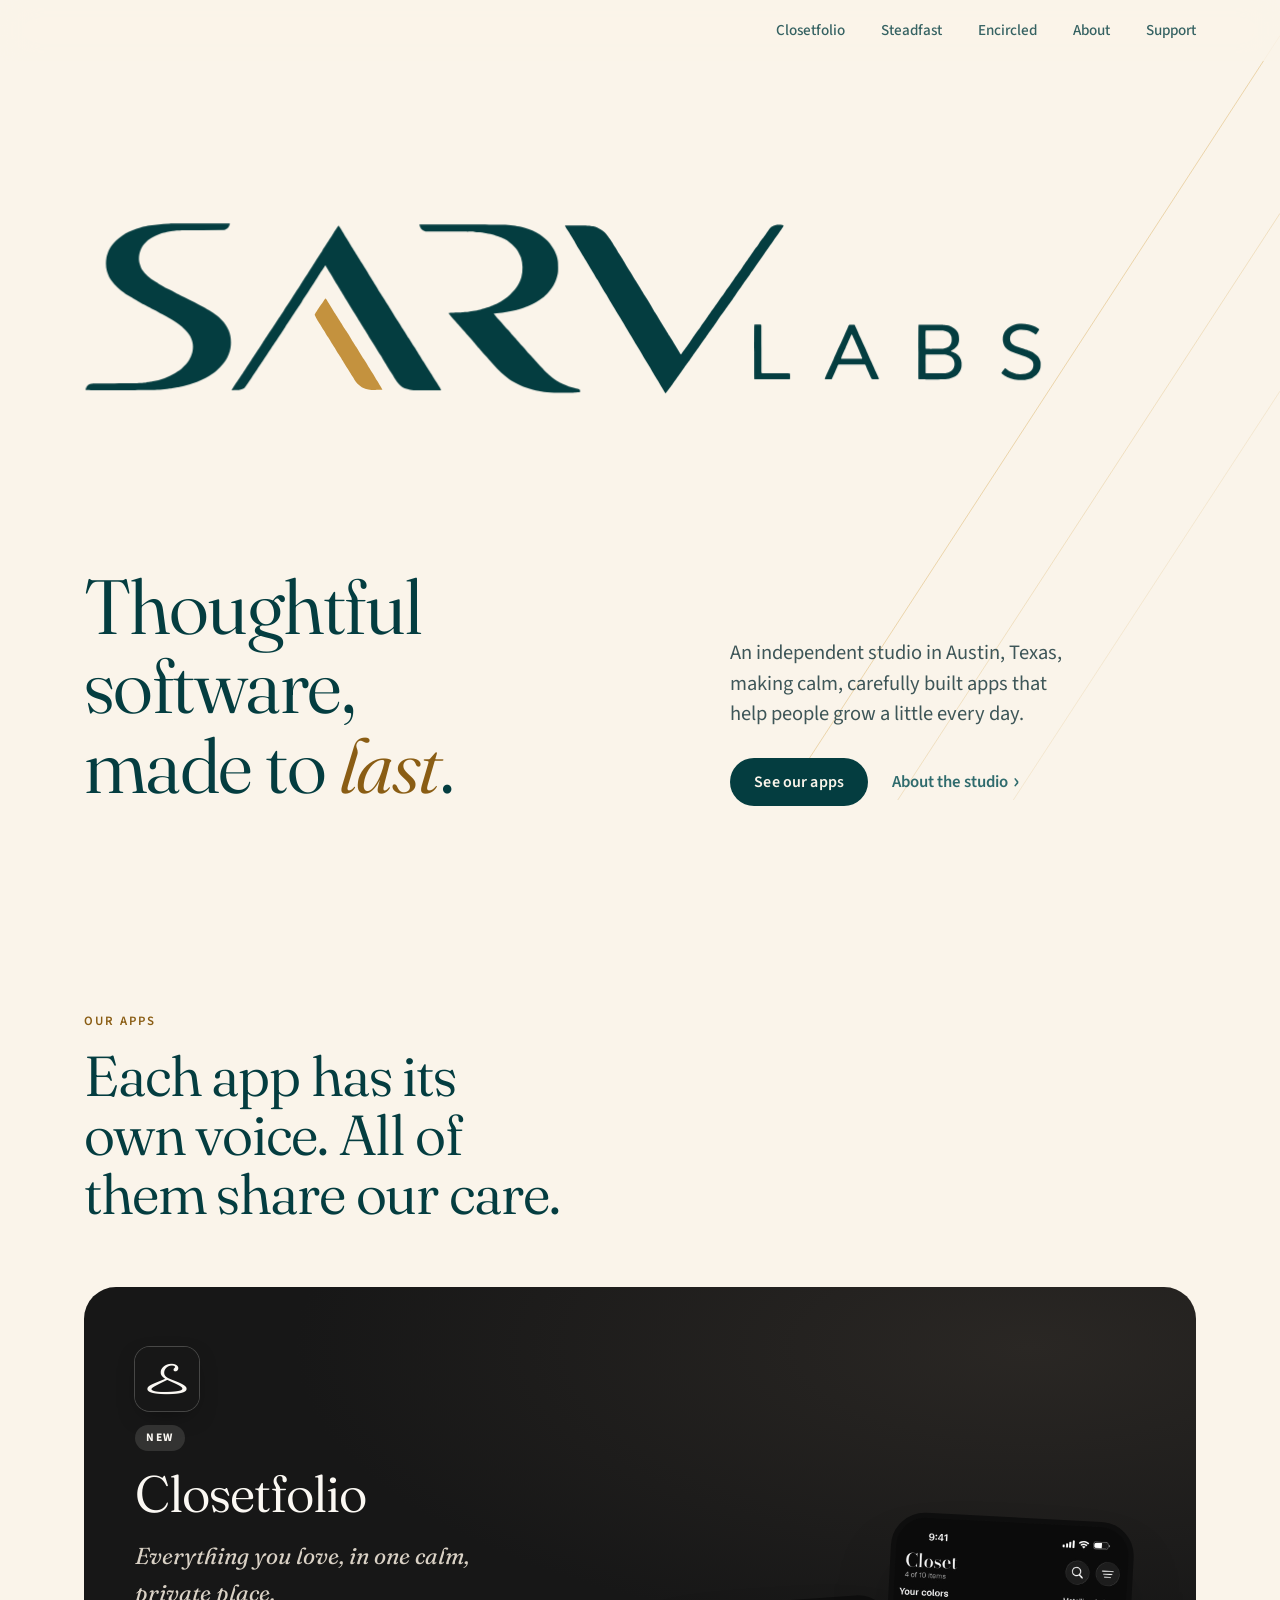
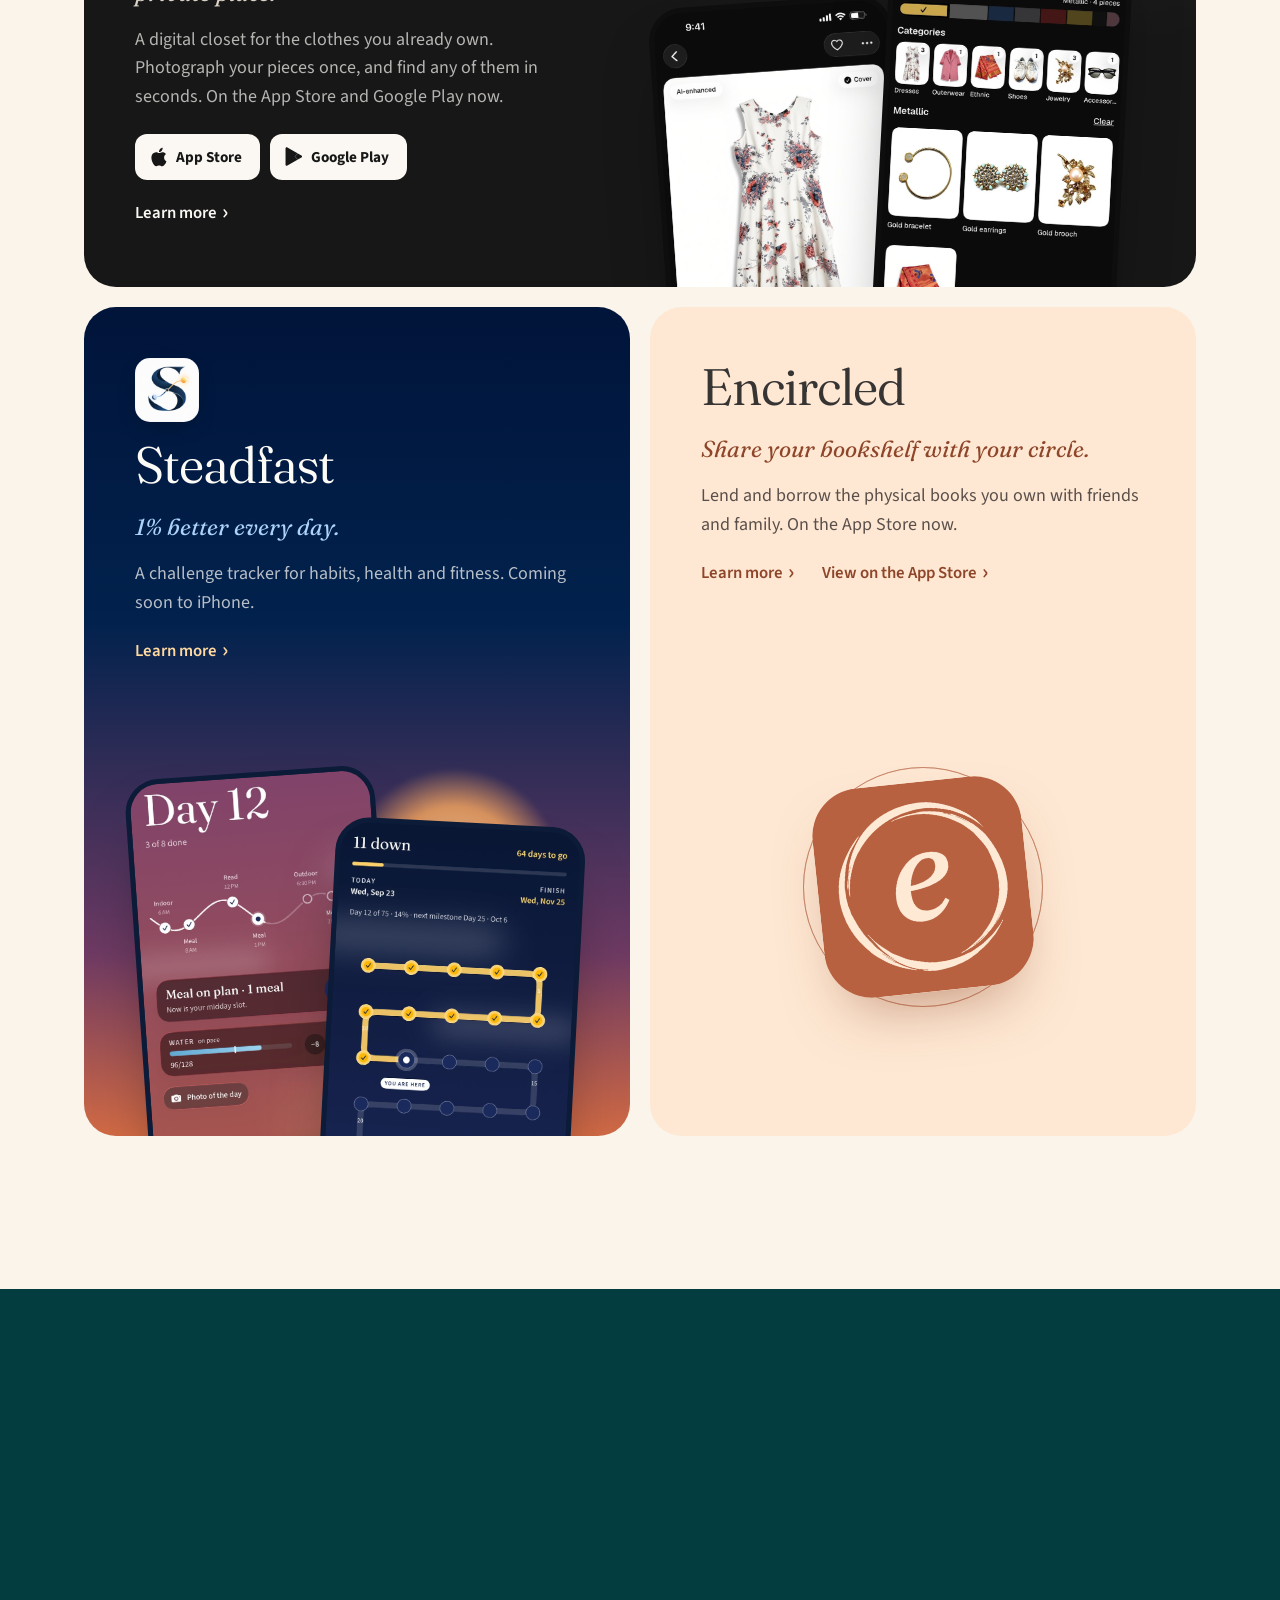
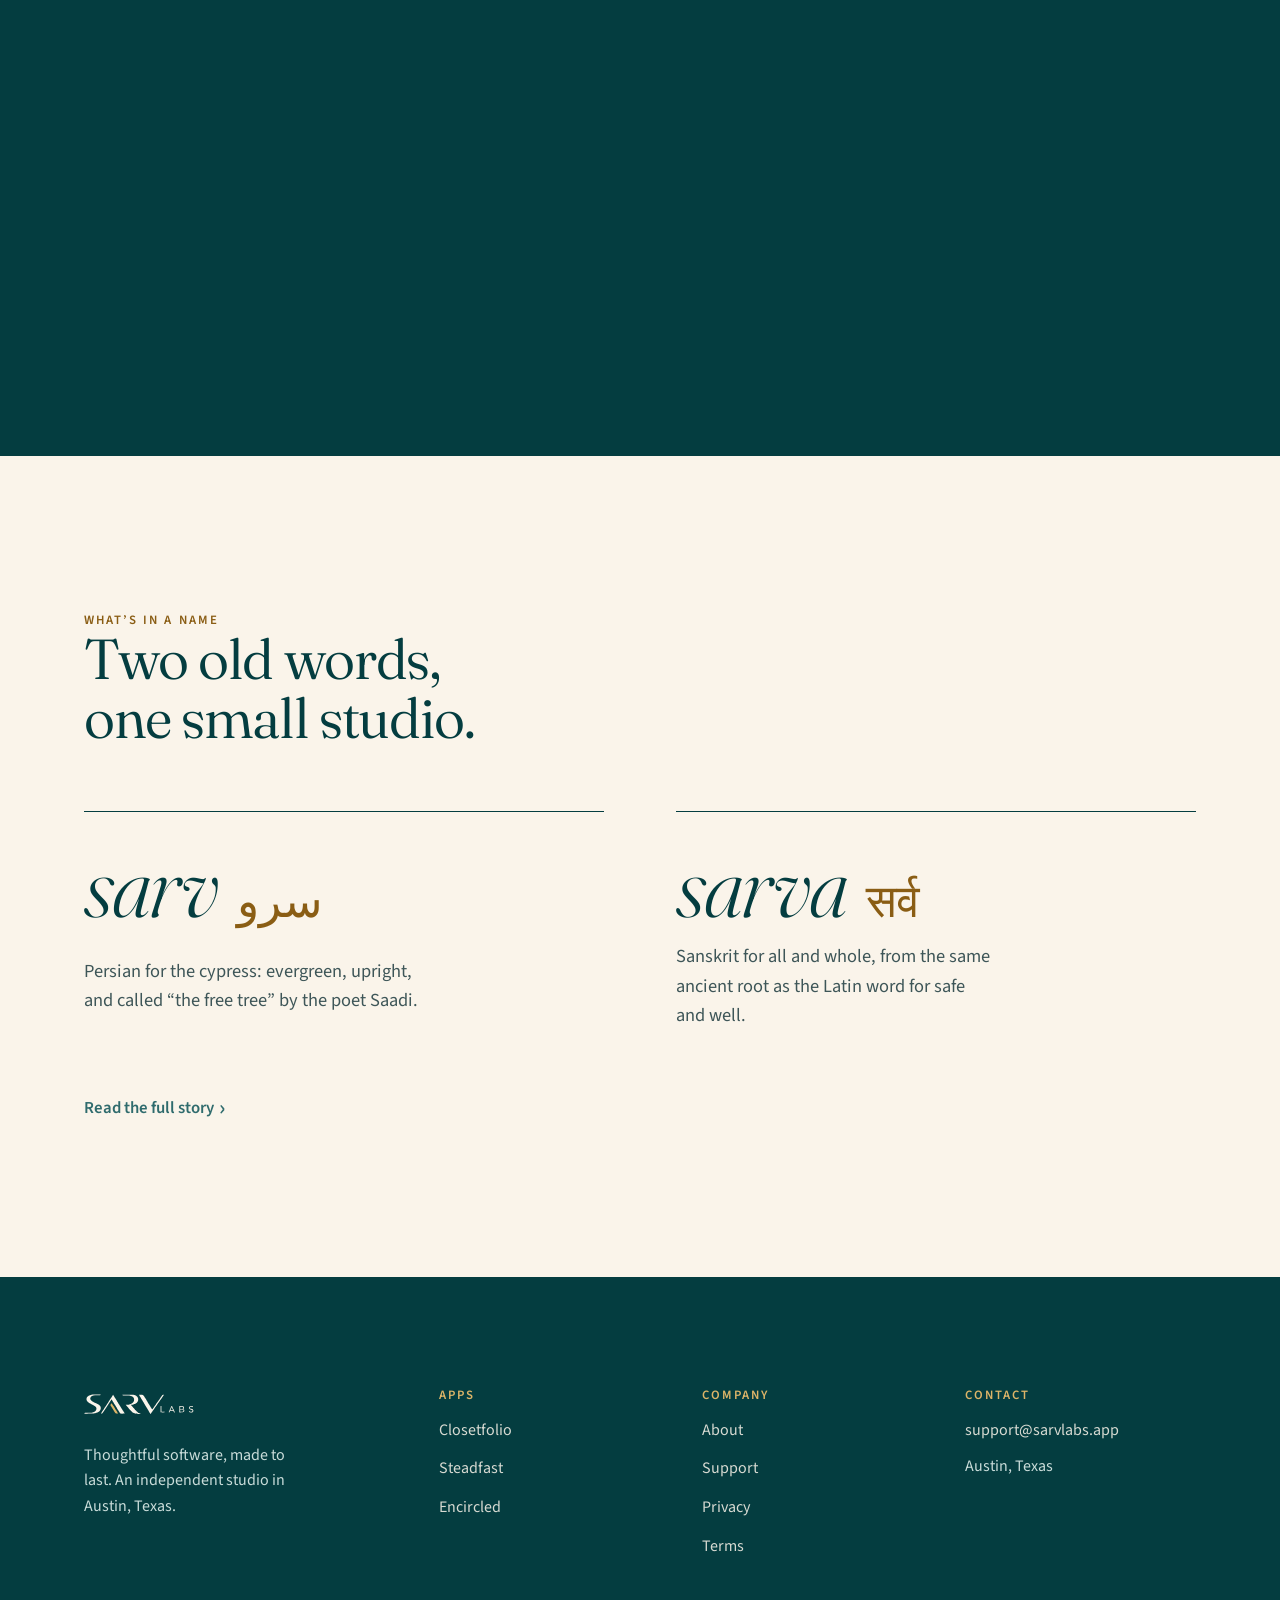
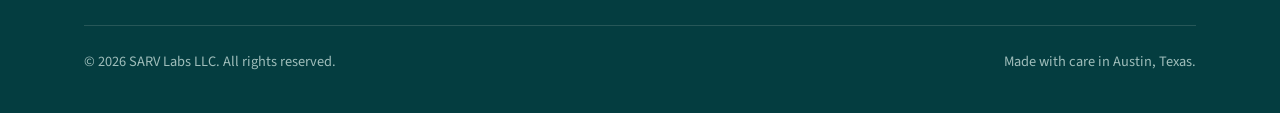
<file: index.html>
<!doctype html>
<html lang="en">
<head>
<meta charset="utf-8">
<meta name="viewport" content="width=device-width, initial-scale=1, viewport-fit=cover">
<title>SARV Labs</title>
<meta name="description" content="SARV Labs is an independent software studio in Austin, Texas, making thoughtful apps that are built to last.">
<meta property="og:title" content="SARV Labs">
<meta property="og:description" content="Thoughtful software, made to last. An independent studio in Austin, Texas.">
<meta name="theme-color" content="#FAF4EA">
<link rel="icon" href="assets/img/favicon.svg" type="image/svg+xml">
<link rel="icon" href="assets/img/favicon.ico" sizes="48x48">
<link rel="apple-touch-icon" href="assets/img/apple-touch-icon.png">
<link rel="manifest" href="site.webmanifest">
<link rel="preload" href="assets/fonts/fraunces.woff2" as="font" type="font/woff2" crossorigin>
<link rel="stylesheet" href="assets/css/site.css">
<style>
  /* ---------- Hero ---------- */
  .hero { position: relative; padding-top: calc(var(--nav-h) + env(safe-area-inset-top, 0px) + clamp(48px, 9vw, 120px)); padding-bottom: clamp(72px, 10vw, 140px); overflow: hidden; }
  .hero__lines { position: absolute; inset: 0; pointer-events: none; }
  .hero__lines line { stroke: var(--gold); stroke-width: 1; opacity: .55; stroke-dasharray: 1600; stroke-dashoffset: 1600; animation: draw 2.6s var(--ease-soft) forwards; }
  .hero__lines line:nth-child(2) { animation-delay: .35s; opacity: .35; }
  .hero__lines line:nth-child(3) { animation-delay: .7s; opacity: .22; }
  @keyframes draw { to { stroke-dashoffset: 0; } }

  .mark { width: min(100%, 980px); height: auto; overflow: visible; }
  .mark__l { fill: var(--teal); transform-box: fill-box; transform-origin: 50% 100%; animation: letterIn 1.2s var(--ease) both; animation-delay: calc(var(--i) * 95ms + 80ms); }
  .mark__labs { fill: var(--teal); animation: fadeUp 1s var(--ease) .85s both; }
  .mark__stroke { fill: #C4923E; }
  .mark__riser { animation: rise 1.3s var(--ease) .7s both; }
  @keyframes letterIn { from { opacity: 0; transform: translateY(18%) scale(.98); } to { opacity: 1; transform: none; } }
  @keyframes fadeUp { from { opacity: 0; transform: translateY(14px); } to { opacity: 1; transform: none; } }
  @keyframes rise { from { transform: translateY(430px); } to { transform: translateY(0); } }

  .hero__body { margin-top: clamp(40px, 6vw, 80px); display: grid; grid-template-columns: 1.25fr 1fr; gap: 32px 64px; align-items: end; }
  .hero h1 { font-size: var(--fs-h1); animation: fadeUp 1.1s var(--ease) 1.05s both; }
  .hero h1 em { color: var(--gold-deep); }
  .hero__side { display: grid; gap: 28px; animation: fadeUp 1.1s var(--ease) 1.2s both; }
  .hero__side .lead { max-width: 34ch; }
  .hero__cta { display: flex; flex-wrap: wrap; gap: 12px 24px; align-items: center; }
  @media (max-width: 820px) { .hero__body { grid-template-columns: 1fr; } }

  /* Home: the nav logo appears once the big one scrolls away */
  .home .nav__logo { opacity: 0; transform: translateY(6px); transition: opacity .5s var(--ease), transform .5s var(--ease); }
  .home .nav.show-logo .nav__logo { opacity: 1; transform: none; }

  /* ---------- Apps ---------- */
  .apps { padding-block: clamp(40px, 6vw, 80px) clamp(96px, 12vw, 160px); }
  .section-head { display: grid; gap: 16px; margin-bottom: clamp(36px, 5vw, 64px); }
  .section-head h2 { font-size: var(--fs-h2); max-width: 16ch; }
  .apps__grid { display: grid; grid-template-columns: 1fr 1fr; gap: 20px; }
  @media (max-width: 900px) { .apps__grid { grid-template-columns: 1fr; } }

  .tile { position: relative; border-radius: 32px; overflow: hidden; min-height: 720px; display: flex; flex-direction: column; isolation: isolate; }
  .tile__text { position: relative; z-index: 2; padding: clamp(32px, 4vw, 52px); display: grid; gap: 14px; justify-items: start; }
  .tile__icon { width: 64px; height: 64px; border-radius: 15px; box-shadow: 0 8px 24px -10px rgba(0,0,0,.4); }
  .tile h3 { font-size: clamp(2.4rem, 4vw, 3.4rem); font-weight: 350; letter-spacing: -.02em; }
  .tile__tag { font-family: var(--serif); font-style: italic; font-size: clamp(1.2rem, 1.8vw, 1.5rem); }
  .tile__links { display: flex; flex-wrap: wrap; gap: 10px 28px; margin-top: 6px; }

  .tile--steadfast { background: linear-gradient(180deg, #01143A 0%, #01224D 38%, #6E3A63 78%, #D16A44 100%); color: #FDFBF6; }
  .tile--steadfast .tile__tag { color: #ADD3F9; }
  .tile--steadfast .more { color: #FFD9A0; }
  .tile--steadfast .muted { color: rgba(253,251,246,.72); }
  .tile__sun { position: absolute; width: 220px; height: 220px; border-radius: 50%; right: 12%; bottom: calc(18% + var(--p, 0) * 22%); background: radial-gradient(circle, #FFD9A0 0%, #F3A45F 45%, rgba(209,106,68,0) 70%); filter: blur(2px); z-index: 0; opacity: .85; }
  .tile__phones { position: relative; flex: 1; z-index: 1; min-height: 420px; }
  .phone { position: absolute; width: min(46%, 250px); aspect-ratio: 700 / 1277; border-radius: 34px; overflow: hidden; border: 5px solid #0B1B38; box-shadow: 0 40px 70px -30px rgba(0,0,0,.6); background: #0B1B38; }
  .phone img { width: 100%; height: 100%; object-fit: cover; object-position: top; }
  .tile--steadfast .phone:first-child { left: 10%; bottom: calc(-22% + var(--p, 0) * 12%); transform: rotate(-4deg); }
  .tile--steadfast .phone:last-child { right: 10%; bottom: calc(-34% + var(--p, 0) * 22%); transform: rotate(3deg); }

  .tile--closetfolio { grid-column: 1 / -1; min-height: 600px; display: grid; grid-template-columns: minmax(0, 5fr) minmax(0, 6fr); align-items: center; background: radial-gradient(120% 90% at 85% 10%, #2A2724 0%, #171717 55%); color: #FBF8F3; }
  @media (max-width: 900px) { .tile--closetfolio { grid-template-columns: 1fr; min-height: 720px; } }
  .tile--closetfolio .tile__tag { color: #D9D1C5; }
  .tile--closetfolio .tile__icon { box-shadow: 0 0 0 1px rgba(251,248,243,.22), 0 8px 24px -10px rgba(0,0,0,.6); }
  .cf-phones .phone { border-color: #2C2A27; }
  .tile--closetfolio .more { color: #FBF8F3; }
  .tile--closetfolio .muted { color: rgba(251,248,243,.7); }
  .tile__new { font: 700 .72rem/1 var(--sans); letter-spacing: .14em; text-transform: uppercase; padding: 7px 11px; border-radius: 999px; background: rgba(251,248,243,.12); color: #FBF8F3; }
  .storebtns { display: flex; flex-wrap: wrap; gap: 10px; margin-top: 8px; }
  .storebtn { display: inline-flex; align-items: center; gap: 9px; min-height: 46px; padding: 0 18px 0 15px; border-radius: 12px; background: #FBF8F3; color: #171717; text-decoration: none; font-weight: 700; font-size: .95rem; transition: transform .4s var(--ease), box-shadow .4s var(--ease); }
  .storebtn:hover { transform: translateY(-2px); box-shadow: 0 14px 30px -14px rgba(0,0,0,.7); }
  .cf-phones { position: relative; align-self: stretch; min-height: 460px; z-index: 1; }
  .cf-phones .phone { border-color: #0E0E0E; background: #0E0E0E; width: min(40%, 250px); }
  .cf-phones .phone:first-child { left: 12%; bottom: calc(-26% + var(--p, 0) * 14%); transform: rotate(-4deg); }
  .cf-phones .phone:last-child { right: 12%; bottom: calc(-12% + var(--p, 0) * 10%); transform: rotate(3deg); }
  @media (max-width: 900px) { .cf-phones .phone { width: min(46%, 250px); } .cf-phones .phone:first-child { left: 6%; } .cf-phones .phone:last-child { right: 6%; } }

  .tile--encircled { background: #FEE8D3; color: #373434; }
  .tile--encircled .tile__tag { color: #8E4529; }
  .tile--encircled .more { color: #8E4529; }
  .tile--encircled .muted { color: #5A4F4A; }
  .rings { position: relative; flex: 1; min-height: 420px; display: grid; place-items: center; }
  .rings span { position: absolute; border-radius: 50%; border: 1.5px solid rgba(182, 97, 66, .35); width: 240px; height: 240px; animation: ripple 6s var(--ease-soft) infinite; }
  .rings span:nth-child(2) { animation-delay: 2s; }
  .rings span:nth-child(3) { animation-delay: 4s; }
  @keyframes ripple { from { transform: scale(.9); opacity: .9; } to { transform: scale(2.3); opacity: 0; } }
  .rings img { position: relative; width: 210px; height: 210px; border-radius: 48px; box-shadow: 0 30px 60px -24px rgba(142, 69, 41, .55); transform: rotate(calc(-6deg + var(--p, 0) * 12deg)); }

  /* ---------- Promises ---------- */
  .promises { background: var(--teal); color: var(--cream); padding-block: clamp(96px, 12vw, 160px); position: relative; overflow: hidden; }
  .promises .label { color: var(--gold); }
  .promises h2 { font-size: var(--fs-h2); max-width: 18ch; }
  .promises__grid { margin-top: clamp(48px, 6vw, 80px); display: grid; grid-template-columns: repeat(4, 1fr); gap: 40px 32px; }
  @media (max-width: 980px) { .promises__grid { grid-template-columns: 1fr 1fr; } }
  @media (max-width: 560px) { .promises__grid { grid-template-columns: 1fr; } }
  .promise { display: grid; gap: 14px; align-content: start; position: relative; padding-top: 26px; }
  .promise::before { content: ""; position: absolute; top: 0; left: 0; right: 0; height: 1.5px; background: var(--gold); transform-origin: left; transform: scaleX(var(--line, 1)); transition: transform 1.4s var(--ease); transition-delay: var(--d, 0s); }
  .js .promise:not(.is-in) { --line: 0; }
  .promise .label { font-size: .75rem; color: var(--on-teal-2); }
  .promise h3 { font-size: var(--fs-h3); color: var(--cream); }
  .promise p { color: var(--on-teal); font-size: 1.05rem; }

  /* ---------- Name ---------- */
  .name { padding-block: clamp(96px, 12vw, 170px); }
  .name__row { display: grid; grid-template-columns: 1fr 1fr; gap: 56px 72px; margin-top: clamp(40px, 5vw, 72px); }
  @media (max-width: 820px) { .name__row { grid-template-columns: 1fr; } }
  .word { display: grid; gap: 12px; border-top: 1.5px solid var(--teal); padding-top: 28px; }
  .word__big { display: flex; align-items: baseline; gap: 20px; flex-wrap: wrap; }
  .word__big i { font-family: var(--serif); font-style: italic; font-weight: 300; font-size: clamp(3.6rem, 7vw, 6rem); line-height: 1; letter-spacing: -.02em; }
  .word__big span { font-size: clamp(2rem, 3.6vw, 3rem); color: var(--gold-deep); line-height: 1; }
  .word p { font-size: 1.15rem; color: var(--slate); max-width: 40ch; }
  .name__cta { margin-top: clamp(40px, 5vw, 64px); }
</style>
</head>
<body class="home">
<a class="skip" href="#main">Skip to content</a>

<header class="nav">
  <div class="wrap nav__inner">
    <a class="nav__logo" href="index.html" aria-label="SARV Labs home"><img src="assets/img/logo-teal.svg" alt="SARV Labs" width="75" height="24"></a>
    <button class="nav__toggle" type="button" aria-label="Menu" aria-expanded="false"><span></span><span></span></button>
    <ul class="nav__links">
      <li><a href="closetfolio/index.html">Closetfolio</a></li>
      <li><a href="steadfast/index.html">Steadfast</a></li>
      <li><a href="encircled/index.html">Encircled</a></li>
      <li><a href="about.html">About</a></li>
      <li><a href="support.html">Support</a></li>
    </ul>
  </div>
</header>

<main id="main">
  <section class="hero" aria-labelledby="hero-title">
    <svg class="hero__lines" viewBox="0 0 1440 900" preserveAspectRatio="none" aria-hidden="true">
      <line x1="880" y1="900" x2="1440" y2="40"/>
      <line x1="1010" y1="900" x2="1440" y2="240"/>
      <line x1="1140" y1="900" x2="1440" y2="440"/>
    </svg>
    <div class="wrap">
      <svg class="mark" viewBox="0 0 1891 607" role="img" aria-label="SARV Labs">
  <defs>
    <linearGradient id="riseFade" x1="0" y1="1" x2="0" y2="0"><stop offset="0" stop-color="#fff"/><stop offset=".85" stop-color="#fff"/><stop offset="1" stop-color="#fff" stop-opacity="0"/></linearGradient>
    <mask id="riseMask" maskUnits="userSpaceOnUse" x="0" y="0" width="1891" height="607"><rect class="mark__riser" x="430" y="0" width="170" height="600" fill="url(#riseFade)"/></mask>
  </defs>
  <path class="mark__l" style="--i:0" d="M18.38,415.25C10.26,415.18 3.48,415.03 3.31,414.92C2.87,414.63 2.92,414.07 3.59,412.11C4.86,408.38 6.21,406.39 8.56,404.79C9.88,403.89 10.94,403.47 13.87,402.71C15.86,402.19 16.21,402.19 58.88,402.12C82.53,402.09 102.38,401.99 103.00,401.90C103.62,401.81 105.53,401.63 107.25,401.50C114.66,400.91 116.56,400.72 119.75,400.25C121.61,399.97 123.97,399.58 125.00,399.38C126.03,399.18 128.55,398.72 130.60,398.36C148.77,395.19 163.53,389.81 176.19,381.77C184.58,376.43 185.84,375.57 188.25,373.55C190.48,371.68 195.75,366.13 199.11,362.14C201.69,359.06 203.99,355.11 206.18,350.00C208.62,344.31 209.61,340.28 210.05,334.26C210.51,327.96 209.81,323.59 207.17,316.38C204.64,309.44 201.78,305.25 194.88,298.37C192.26,295.75 189.05,292.75 187.74,291.71C183.11,287.99 173.57,281.56 166.62,277.48C160.81,274.06 154.92,270.76 151.88,269.21C149.95,268.23 145.90,266.06 142.88,264.37C139.85,262.69 135.86,260.55 134.00,259.63C132.14,258.70 129.22,257.13 127.50,256.13C125.78,255.14 121.62,252.92 118.25,251.20C114.88,249.48 110.66,247.25 108.88,246.25C107.09,245.25 104.22,243.65 102.50,242.69C100.78,241.72 97.80,239.95 95.88,238.75C93.95,237.55 90.69,235.62 88.62,234.46C77.75,228.34 64.96,218.17 58.01,210.11C53.87,205.31 50.18,200.12 48.43,196.62C47.46,194.67 44.70,187.30 43.97,184.68C42.02,177.71 41.72,168.81 43.15,160.12C43.57,157.58 43.90,156.29 45.16,152.38C47.54,144.95 49.04,141.99 53.78,135.47C58.83,128.52 65.54,122.26 73.62,116.96C81.79,111.61 90.98,107.25 101.38,103.81C111.07,100.60 115.89,99.41 126.62,97.53C139.81,95.22 148.84,94.30 163.50,93.75C171.41,93.45 280.09,93.33 280.79,93.62C281.42,93.88 281.54,94.46 281.14,95.34C280.94,95.77 280.44,96.90 280.02,97.84C278.24,101.84 275.79,104.21 272.14,105.44L270.12,106.12L226.50,106.27C179.53,106.42 182.27,106.35 171.12,107.76C165.77,108.43 163.47,108.86 159.75,109.87C158.03,110.33 155.28,111.07 153.62,111.50C147.75,113.03 144.80,114.12 138.02,117.24C129.71,121.07 124.38,124.60 119.35,129.62C113.72,135.23 111.11,139.32 108.25,147.02C106.51,151.70 105.56,158.86 106.01,164.02C106.33,167.83 106.58,168.92 108.15,173.68C109.79,178.65 110.56,180.37 112.39,183.19C117.60,191.20 125.85,198.53 137.99,205.95C140.13,207.25 143.06,209.07 144.50,210.00C148.01,212.24 157.07,217.15 165.50,221.37C169.28,223.27 173.72,225.56 175.38,226.46C177.03,227.37 185.18,231.52 193.50,235.68C223.36,250.63 237.16,258.00 244.25,262.76C245.42,263.55 247.45,264.86 248.75,265.67C253.96,268.92 259.42,273.41 265.05,279.08C271.72,285.78 275.78,291.90 279.35,300.61C283.28,310.18 284.49,322.54 282.59,333.75C281.25,341.71 277.37,351.62 273.08,358.05C269.02,364.14 259.57,374.59 254.44,378.68C252.01,380.62 245.69,384.95 241.25,387.73C233.27,392.72 220.34,398.52 208.90,402.26C201.46,404.69 193.36,406.96 188.38,408.01C187.14,408.27 185.11,408.71 183.88,409.00C180.94,409.67 169.58,411.53 166.38,411.87C165.55,411.96 164.09,412.14 163.12,412.27C154.41,413.45 138.05,414.71 127.62,415.00C117.49,415.28 41.90,415.45 18.38,415.25Z"/>
  <path class="mark__l" style="--i:1" d="M635.75,415.31C630.91,415.04 627.33,414.33 622.12,412.63C612.66,409.53 607.02,404.29 598.06,390.25C596.96,388.53 595.47,386.06 594.75,384.75C594.03,383.44 592.47,380.90 591.28,379.10C590.10,377.29 587.63,373.36 585.80,370.35C583.98,367.34 581.49,363.30 580.28,361.38C579.06,359.45 577.37,356.58 576.52,355.00C575.66,353.42 573.87,350.50 572.54,348.50C568.98,343.17 563.97,335.17 556.49,322.88C555.07,320.54 552.42,316.26 550.61,313.38C548.80,310.49 546.39,306.50 545.26,304.51C544.13,302.53 542.66,300.11 542.01,299.14C541.36,298.17 539.39,295.07 537.63,292.25C535.87,289.43 533.34,285.38 532.01,283.25C530.67,281.12 528.44,277.39 527.06,274.96C525.68,272.54 523.65,269.22 522.56,267.59C519.89,263.59 516.20,257.66 512.62,251.62C510.99,248.88 508.51,244.82 507.11,242.62C502.35,235.16 498.40,228.62 496.38,224.88C495.16,222.62 488.15,211.28 487.10,209.88C486.80,209.46 485.60,207.49 484.44,205.50C481.37,200.22 476.86,192.62 474.49,188.75C473.36,186.89 471.21,183.35 469.73,180.88C468.24,178.40 466.82,176.04 466.57,175.63C465.77,174.31 465.40,174.50 463.70,177.17C462.84,178.52 460.98,181.34 459.56,183.44C456.93,187.34 455.55,189.49 450.63,197.38C449.09,199.85 445.04,206.15 441.63,211.38C438.22,216.60 434.87,221.83 434.18,223.00C432.82,225.29 428.29,232.15 426.19,235.08C425.04,236.69 423.10,239.74 419.97,244.88C419.38,245.84 416.74,249.89 414.11,253.88C411.48,257.86 407.60,263.77 405.50,267.00C403.39,270.23 398.95,276.98 395.63,282.00C392.30,287.02 388.59,292.70 387.38,294.62C384.28,299.55 376.11,311.98 373.32,316.00C370.89,319.50 362.44,332.23 354.00,345.09C351.32,349.18 347.45,354.96 345.41,357.95C343.37,360.93 340.97,364.50 340.07,365.88C339.17,367.25 336.91,370.66 335.03,373.44C328.90,382.57 327.18,385.15 322.62,392.13C320.15,395.92 316.88,400.79 315.36,402.95C313.84,405.11 312.18,407.51 311.67,408.29C311.15,409.07 310.34,410.01 309.85,410.37C308.64,411.30 304.84,413.06 302.00,414.02C299.65,414.81 299.56,414.82 292.53,415.05C286.26,415.26 285.38,415.24 285.04,414.90C284.70,414.55 284.73,414.42 285.35,413.57C285.73,413.05 286.67,411.67 287.43,410.50C290.06,406.48 298.04,394.62 299.97,391.88C301.03,390.36 302.58,388.00 303.42,386.62C304.26,385.25 307.16,380.75 309.86,376.62C318.18,363.93 320.78,359.92 323.38,355.86C324.75,353.71 326.91,350.47 328.18,348.66C329.44,346.85 331.69,343.47 333.18,341.15C334.66,338.83 339.54,331.40 344.02,324.65C348.50,317.90 353.08,310.86 354.19,309.00C355.31,307.14 357.01,304.50 357.98,303.12C361.33,298.35 366.49,290.61 368.43,287.46C370.63,283.88 377.79,273.06 381.26,268.07C382.53,266.25 384.58,263.04 385.82,260.95C387.06,258.86 389.08,255.68 390.31,253.88C394.15,248.29 399.04,240.84 402.38,235.50C404.14,232.68 406.33,229.25 407.25,227.88C408.16,226.50 409.51,224.37 410.25,223.14C410.99,221.90 412.37,219.88 413.31,218.64C414.25,217.39 416.06,214.57 417.32,212.38C418.59,210.18 421.31,205.82 423.37,202.70C429.83,192.94 438.32,179.68 441.66,174.12C442.57,172.61 443.97,170.47 444.76,169.38C445.55,168.28 447.55,165.12 449.19,162.35C450.84,159.59 453.42,155.49 454.93,153.23C456.44,150.97 458.69,147.49 459.93,145.50C461.16,143.51 463.41,140.02 464.93,137.75C466.44,135.48 469.00,131.49 470.62,128.88C472.24,126.26 474.49,122.78 475.62,121.12C476.74,119.47 478.94,115.99 480.49,113.38C482.04,110.76 484.05,107.57 484.97,106.27C485.88,104.98 487.48,102.56 488.52,100.90C489.84,98.79 490.58,97.85 490.94,97.80C491.37,97.73 491.75,98.15 492.88,99.92C497.72,107.54 499.94,111.14 502.23,115.12C503.66,117.60 505.73,120.97 506.83,122.62C507.93,124.28 510.18,127.99 511.83,130.88C513.48,133.76 515.67,137.41 516.69,138.99C517.72,140.57 519.91,144.11 521.56,146.86C523.21,149.62 525.07,152.61 525.70,153.50C526.33,154.39 528.50,157.82 530.53,161.12C532.56,164.43 535.05,168.42 536.08,170.00C539.13,174.70 543.24,181.33 546.00,186.00C549.94,192.67 554.69,200.41 556.13,202.50C557.89,205.04 559.75,208.09 562.56,213.00C563.86,215.27 565.99,218.76 567.30,220.75C568.60,222.74 570.72,226.12 572.00,228.25C573.28,230.38 575.08,233.25 576.00,234.62C576.91,236.00 579.10,239.49 580.86,242.38C582.62,245.26 585.08,249.14 586.33,251.00C587.58,252.86 589.47,255.84 590.54,257.62C597.09,268.62 602.82,277.84 606.20,282.83C607.15,284.23 609.31,287.68 611.01,290.50C612.70,293.32 615.17,297.26 616.50,299.25C617.83,301.24 620.24,305.01 621.87,307.62C623.49,310.24 625.68,313.67 626.74,315.25C627.79,316.83 630.21,320.69 632.11,323.83C634.01,326.97 636.25,330.46 637.08,331.58C637.92,332.71 639.58,335.20 640.77,337.12C644.40,342.99 651.77,354.82 655.32,360.50C657.17,363.46 659.17,366.72 659.76,367.75C660.34,368.78 661.41,370.47 662.13,371.50C662.85,372.53 664.37,374.84 665.50,376.62C666.64,378.41 668.36,381.11 669.32,382.62C670.29,384.14 672.08,387.06 673.32,389.12C674.55,391.19 676.33,394.02 677.28,395.43C682.25,402.79 689.00,413.79 689.00,414.54C689.00,414.80 688.84,415.08 688.63,415.16C688.28,415.29 638.03,415.44 635.75,415.31Z"/>
  <path class="mark__l" style="--i:2" d="M915.00,420.35C892.44,419.46 881.99,418.12 866.38,414.14C857.23,411.80 850.66,409.54 841.50,405.57C835.88,403.13 826.28,397.88 821.18,394.45C810.70,387.40 800.25,377.73 788.15,363.89C782.14,357.01 777.75,352.03 775.81,349.88C773.53,347.35 767.38,340.30 764.21,336.58C762.88,335.02 760.72,332.60 759.42,331.19C758.11,329.78 755.99,327.32 754.71,325.72C753.43,324.13 751.59,321.93 750.62,320.83C749.66,319.74 746.44,316.04 743.46,312.61C734.77,302.59 733.61,301.28 728.87,296.07C726.40,293.35 723.42,289.95 722.26,288.52C721.10,287.08 719.30,285.00 718.26,283.88C710.25,275.28 703.75,267.55 703.75,266.63C703.75,266.44 703.97,266.21 704.23,266.13C704.50,266.05 708.35,265.86 712.79,265.72C725.00,265.33 730.81,265.00 736.62,264.37C738.41,264.18 741.00,263.90 742.38,263.75C747.30,263.23 761.65,260.60 765.74,259.46C771.53,257.84 773.31,257.31 777.75,255.83C783.76,253.83 794.35,249.50 798.38,247.40C806.31,243.26 816.03,236.42 822.54,230.41C825.85,227.35 829.88,222.93 833.30,218.62C837.30,213.58 841.95,204.25 843.95,197.24C847.19,185.92 846.88,170.74 843.18,159.28C842.14,156.05 838.25,148.35 835.74,144.53C832.90,140.23 827.68,134.91 822.03,130.55C815.16,125.26 815.14,125.25 806.21,121.29C795.21,116.41 788.34,114.38 775.62,112.26C767.15,110.85 764.97,110.55 761.07,110.25C759.17,110.10 756.22,109.87 754.50,109.73C747.33,109.16 735.34,108.98 698.50,108.92C659.87,108.84 659.61,108.84 657.73,108.32C654.91,107.54 653.53,106.80 651.99,105.26C650.53,103.80 648.82,100.79 647.73,97.78L647.16,96.18L647.73,95.72C648.27,95.27 650.02,95.26 696.34,95.28C753.12,95.30 807.91,95.63 813.00,95.98C828.45,97.06 835.70,98.19 849.75,101.74C859.30,104.16 871.66,109.58 879.50,114.79C886.13,119.20 894.56,126.64 898.55,131.62C900.92,134.59 904.99,140.71 906.94,144.25C909.50,148.89 912.32,155.91 913.24,159.94C914.76,166.62 914.88,167.82 914.88,177.75C914.88,186.26 914.84,187.09 914.28,190.12C913.08,196.77 910.68,203.74 907.31,210.35C903.15,218.54 893.90,230.07 887.77,234.70C886.73,235.48 884.85,236.98 883.59,238.03C880.97,240.23 878.90,241.66 874.50,244.30C867.32,248.61 862.05,251.15 856.20,253.11C855.56,253.33 853.76,254.11 852.20,254.85C849.01,256.35 846.16,257.33 841.25,258.60C839.39,259.08 837.26,259.65 836.50,259.86C826.46,262.68 809.68,265.48 796.75,266.50C791.08,266.94 791.00,266.96 791.00,267.53C791.00,268.20 796.71,274.92 803.73,282.52C805.43,284.36 807.50,286.72 808.32,287.75C809.94,289.80 813.27,293.56 818.47,299.23C820.31,301.23 822.69,303.94 823.75,305.25C825.79,307.75 826.98,309.09 831.94,314.48C833.62,316.31 836.66,319.79 838.69,322.22C840.71,324.64 844.01,328.31 846.02,330.38C848.02,332.44 850.54,335.25 851.62,336.62C854.83,340.72 857.63,343.90 861.50,347.88C863.50,349.94 865.93,352.58 866.88,353.75C869.79,357.33 871.93,359.70 876.25,364.12C878.53,366.46 882.03,370.22 884.01,372.48C886.00,374.73 887.91,376.89 888.25,377.27C888.59,377.65 889.94,378.89 891.25,380.02C892.56,381.14 894.91,383.26 896.48,384.72C901.03,388.95 905.87,392.81 909.25,394.91C910.97,395.97 913.50,397.60 914.88,398.51C918.04,400.62 919.41,401.35 924.09,403.41C932.72,407.20 938.56,409.25 946.38,411.22C956.27,413.72 956.42,413.78 957.04,415.64C957.60,417.30 957.62,418.40 957.08,418.61C956.68,418.76 955.25,418.92 949.00,419.51C944.95,419.90 919.42,420.53 915.00,420.35Z"/>
  <path class="mark__l" style="--i:3" d="M1121.63,420.44C1120.71,419.13 1119.75,417.58 1116.54,412.25C1114.68,409.16 1112.69,405.89 1112.12,405.00C1111.55,404.11 1110.32,402.02 1109.39,400.38C1108.46,398.73 1107.16,396.59 1106.51,395.62C1104.30,392.34 1094.23,375.32 1091.45,370.15C1090.48,368.35 1088.82,365.58 1087.76,364.00C1085.29,360.32 1081.67,354.37 1077.57,347.25C1074.30,341.59 1069.26,333.21 1065.08,326.50C1063.84,324.51 1062.03,321.47 1061.07,319.75C1060.11,318.03 1058.22,314.82 1056.88,312.62C1050.81,302.68 1046.21,295.02 1043.75,290.75C1042.29,288.21 1039.82,284.10 1038.28,281.62C1036.73,279.15 1034.26,275.10 1032.78,272.62C1031.30,270.15 1029.40,267.00 1028.57,265.62C1027.74,264.25 1025.57,260.59 1023.74,257.50C1021.91,254.41 1018.99,249.57 1017.25,246.75C1015.51,243.93 1013.10,239.90 1011.90,237.79C1010.69,235.68 1008.38,231.86 1006.77,229.29C1003.03,223.33 998.95,216.49 995.67,210.69C994.25,208.18 992.13,204.61 990.95,202.75C989.78,200.89 987.45,197.04 985.79,194.18C984.12,191.33 982.34,188.34 981.83,187.56C981.32,186.77 980.05,184.66 978.99,182.88C977.94,181.09 976.23,178.22 975.20,176.50C974.17,174.78 972.51,171.97 971.50,170.25C970.49,168.53 968.78,165.74 967.69,164.04C966.61,162.34 965.09,159.81 964.32,158.41C962.85,155.76 960.25,151.39 956.11,144.62C950.77,135.90 949.50,133.75 947.78,130.57C945.79,126.87 944.59,124.86 942.51,121.75C941.72,120.58 940.37,118.39 939.49,116.88C938.61,115.36 936.49,111.88 934.78,109.12C927.80,97.89 927.72,97.76 928.61,97.41C928.81,97.34 937.28,97.27 947.43,97.26C970.30,97.24 976.28,97.54 982.31,98.99C987.99,100.36 992.34,102.16 997.12,105.12C1003.67,109.18 1006.85,112.15 1010.89,118.00C1011.69,119.17 1013.33,121.50 1014.53,123.17C1016.62,126.11 1018.53,129.16 1021.22,133.83C1021.91,135.05 1023.26,137.13 1024.21,138.46C1025.16,139.79 1026.70,142.22 1027.63,143.88C1029.90,147.90 1032.02,151.43 1033.47,153.59C1035.44,156.53 1042.31,167.42 1044.13,170.50C1047.74,176.59 1051.82,183.26 1053.91,186.50C1056.24,190.10 1057.36,191.98 1060.26,197.12C1061.27,198.91 1062.90,201.61 1063.89,203.12C1064.89,204.64 1067.10,208.18 1068.81,211.00C1070.53,213.82 1072.63,217.18 1073.48,218.46C1074.34,219.75 1076.33,223.07 1077.91,225.84C1079.49,228.61 1081.89,232.56 1083.25,234.62C1086.89,240.18 1092.94,250.14 1099.09,260.72C1099.92,262.15 1101.47,264.57 1102.54,266.10C1104.53,268.97 1106.53,272.28 1109.26,277.25C1110.13,278.83 1111.81,281.64 1113.00,283.50C1114.19,285.36 1115.94,288.14 1116.89,289.69C1117.85,291.24 1119.34,293.66 1120.22,295.07C1122.17,298.18 1127.53,306.95 1129.58,310.38C1130.40,311.75 1132.17,314.56 1133.51,316.62C1134.84,318.69 1137.04,322.29 1138.39,324.62C1139.74,326.96 1141.82,330.34 1143.02,332.12C1144.23,333.91 1146.10,337.01 1147.19,339.00C1150.23,344.57 1151.06,345.86 1151.67,345.95C1152.33,346.05 1152.50,345.83 1156.98,339.25C1158.90,336.43 1161.19,333.23 1162.08,332.12C1164.66,328.91 1170.05,321.17 1174.61,314.15C1175.67,312.51 1177.47,309.92 1178.60,308.40C1179.73,306.87 1181.26,304.73 1182.00,303.62C1182.73,302.52 1184.14,300.56 1185.13,299.25C1186.12,297.94 1188.22,294.96 1189.79,292.62C1193.01,287.85 1194.36,285.93 1197.52,281.68C1198.72,280.06 1200.70,277.27 1201.92,275.46C1203.13,273.66 1205.52,270.20 1207.23,267.78C1208.93,265.36 1211.36,261.91 1212.61,260.12C1213.87,258.34 1215.74,255.71 1216.76,254.29C1217.79,252.87 1220.23,249.38 1222.20,246.54C1226.77,239.93 1229.37,236.28 1231.85,233.00C1233.78,230.45 1236.72,226.07 1239.07,222.25C1239.70,221.22 1240.80,219.65 1241.52,218.77C1243.89,215.84 1251.59,204.98 1254.48,200.50C1255.50,198.92 1257.14,196.56 1258.12,195.25C1259.11,193.94 1260.68,191.75 1261.62,190.38C1262.55,189.00 1264.08,186.92 1265.01,185.75C1265.94,184.57 1267.96,181.65 1269.50,179.25C1271.04,176.84 1273.40,173.41 1274.74,171.62C1276.08,169.84 1277.86,167.35 1278.70,166.09C1279.53,164.84 1281.83,161.52 1283.81,158.72C1285.78,155.92 1289.06,151.19 1291.09,148.22C1293.12,145.24 1295.73,141.59 1296.88,140.09C1298.03,138.60 1300.59,134.96 1302.57,132.00C1304.55,129.04 1307.58,124.83 1309.30,122.62C1311.02,120.42 1313.64,116.83 1315.13,114.62C1319.39,108.32 1322.41,104.14 1323.72,102.70C1325.57,100.69 1329.50,98.49 1333.74,97.09C1336.67,96.13 1337.85,95.97 1341.88,95.98C1345.08,95.99 1345.88,96.08 1347.41,96.57C1349.51,97.25 1350.07,97.64 1349.86,98.29C1349.78,98.55 1348.71,100.25 1347.48,102.07C1346.25,103.89 1344.29,106.78 1343.13,108.50C1340.68,112.13 1339.28,114.12 1336.00,118.66C1334.69,120.47 1332.41,123.74 1330.92,125.91C1326.76,132.00 1323.74,136.29 1322.47,137.91C1321.84,138.71 1319.96,141.40 1318.30,143.88C1316.64,146.35 1314.57,149.39 1313.69,150.62C1307.66,159.15 1298.97,171.65 1292.97,180.43C1291.64,182.39 1289.74,185.01 1288.76,186.26C1287.78,187.50 1286.56,189.22 1286.07,190.07C1284.50,192.77 1281.77,196.73 1278.38,201.25C1276.58,203.66 1273.65,207.76 1271.88,210.38C1270.11,212.99 1267.53,216.70 1266.13,218.62C1262.75,223.30 1259.89,227.38 1255.92,233.23C1252.29,238.57 1245.95,247.51 1243.15,251.24C1242.16,252.55 1239.85,255.88 1238.01,258.62C1236.17,261.38 1233.24,265.54 1231.50,267.88C1228.86,271.41 1224.38,277.78 1220.84,283.00C1220.42,283.62 1219.08,285.53 1217.87,287.25C1216.65,288.97 1214.51,292.01 1213.12,294.00C1211.73,295.99 1209.70,298.82 1208.61,300.28C1207.52,301.74 1205.90,304.11 1205.01,305.53C1204.13,306.96 1201.81,310.26 1199.87,312.88C1195.83,318.30 1192.65,322.78 1188.54,328.88C1185.85,332.85 1183.15,336.66 1177.17,344.97C1175.81,346.84 1173.41,350.34 1171.83,352.75C1168.67,357.54 1167.46,359.24 1164.23,363.38C1163.05,364.89 1161.77,366.63 1161.39,367.25C1161.00,367.87 1159.81,369.56 1158.74,371.00C1157.67,372.44 1156.14,374.60 1155.33,375.80C1154.53,377.00 1152.67,379.64 1151.19,381.68C1146.48,388.15 1142.84,393.27 1140.20,397.10C1138.78,399.15 1136.66,402.13 1135.49,403.73C1134.31,405.32 1132.97,407.19 1132.50,407.88C1132.03,408.56 1130.77,410.23 1129.69,411.58C1128.62,412.94 1127.16,414.91 1126.45,415.96C1124.54,418.80 1122.75,421.00 1122.36,421.00C1122.18,421.00 1121.85,420.75 1121.63,420.44Z"/>
  <path class="mark__labs" fill-rule="evenodd" d="M1802.75,395.58C1791.94,394.51 1784.05,391.93 1775.75,386.75C1772.20,384.53 1770.25,382.91 1770.25,382.17C1770.25,381.86 1771.25,380.36 1772.53,378.75C1773.78,377.17 1775.23,375.24 1775.76,374.47C1776.83,372.91 1777.36,372.58 1778.01,373.06C1778.24,373.23 1779.89,374.47 1781.66,375.81C1786.60,379.56 1788.98,380.65 1796.75,382.74C1801.17,383.93 1803.39,384.25 1807.26,384.25C1813.90,384.25 1820.13,382.86 1824.18,380.46C1826.19,379.28 1829.23,376.19 1830.18,374.37C1832.60,369.74 1832.60,363.74 1830.19,359.52C1827.68,355.13 1820.54,351.08 1810.10,348.13C1801.05,345.57 1793.13,342.82 1788.84,340.74C1783.79,338.30 1778.47,333.82 1776.29,330.17C1773.63,325.73 1772.31,319.10 1772.98,313.60C1774.02,305.06 1777.24,299.72 1784.81,293.99C1787.39,292.04 1789.60,290.83 1792.67,289.70C1798.04,287.72 1802.54,287.00 1809.56,286.98C1818.35,286.97 1826.64,288.67 1833.43,291.88C1837.72,293.91 1842.78,297.06 1843.10,297.90C1843.27,298.35 1843.01,298.84 1841.01,301.88C1840.19,303.11 1839.04,304.89 1838.45,305.82C1837.24,307.73 1836.55,308.10 1835.67,307.32C1834.67,306.41 1831.20,304.19 1829.27,303.23C1822.86,300.04 1816.73,298.67 1808.75,298.67C1804.34,298.67 1801.78,299.07 1798.49,300.27C1792.77,302.35 1788.95,306.02 1787.43,310.88C1786.71,313.17 1786.68,317.56 1787.37,320.00C1789.27,326.78 1793.81,329.69 1809.48,334.16C1812.15,334.92 1816.25,336.25 1818.60,337.11C1820.95,337.98 1823.49,338.88 1824.25,339.12C1826.46,339.83 1830.50,341.82 1832.54,343.19C1835.50,345.19 1839.85,348.85 1841.15,350.43C1842.74,352.38 1844.60,356.35 1845.40,359.50C1846.02,361.95 1846.05,362.34 1845.93,366.73C1845.79,372.03 1845.39,373.99 1843.75,377.38C1842.47,380.02 1839.40,384.33 1837.66,385.93C1836.24,387.22 1832.55,389.87 1830.50,391.06C1827.38,392.88 1821.12,394.68 1815.57,395.35C1812.60,395.71 1805.36,395.84 1802.75,395.58ZM1613.54,394.25C1611.11,394.14 1610.66,394.06 1610.35,393.64C1610.05,393.22 1610.01,385.82 1610.06,341.33C1610.12,292.65 1610.15,289.49 1610.56,289.09C1610.96,288.68 1612.55,288.66 1634.18,288.66C1658.34,288.66 1659.56,288.71 1665.25,289.78C1668.81,290.45 1670.64,291.07 1673.84,292.69C1679.20,295.41 1683.82,299.56 1685.83,303.43C1687.62,306.90 1688.28,309.78 1688.43,314.75C1688.58,319.51 1688.33,321.53 1687.19,324.97C1685.49,330.11 1681.83,333.94 1674.88,337.88C1673.64,338.58 1672.59,339.33 1672.55,339.55C1672.50,339.82 1672.81,340.07 1673.55,340.34C1681.46,343.21 1683.28,344.23 1686.75,347.74C1692.00,353.04 1694.09,359.64 1693.30,368.44C1692.98,371.94 1692.42,374.20 1691.24,376.72C1690.17,379.02 1687.47,382.97 1685.78,384.71C1681.20,389.44 1672.32,392.90 1662.00,393.98C1659.29,394.26 1618.94,394.49 1613.54,394.25ZM1294.25,394.08C1293.22,393.71 1293.25,395.41 1293.25,341.33C1293.25,289.83 1293.25,289.50 1293.75,289.00C1294.22,288.53 1294.58,288.50 1299.86,288.50C1302.94,288.50 1305.75,288.61 1306.10,288.74C1306.45,288.87 1306.80,289.25 1306.89,289.58C1306.97,289.91 1307.06,310.64 1307.08,335.65C1307.12,371.90 1307.19,381.24 1307.45,381.68C1307.62,381.99 1308.01,382.30 1308.32,382.36C1308.63,382.43 1320.74,382.54 1335.25,382.61C1361.31,382.75 1361.63,382.75 1362.04,383.25C1362.40,383.69 1362.45,384.40 1362.42,388.65C1362.38,393.17 1362.34,393.57 1361.89,393.90C1361.48,394.20 1356.48,394.25 1328.01,394.23C1309.65,394.22 1294.46,394.15 1294.25,394.08ZM1430.69,394.07C1429.39,393.93 1429.16,393.39 1429.79,391.99C1430.06,391.38 1430.91,389.36 1431.67,387.50C1432.42,385.64 1433.83,382.49 1434.80,380.50C1435.76,378.51 1437.65,374.39 1439.00,371.35C1440.35,368.32 1442.10,364.55 1442.89,362.98C1443.67,361.41 1445.30,357.76 1446.51,354.88C1447.71,351.99 1449.96,346.87 1451.50,343.50C1453.04,340.13 1454.58,336.71 1454.92,335.90C1455.26,335.08 1456.19,333.11 1457.00,331.50C1457.80,329.90 1459.78,325.62 1461.39,321.98C1463.00,318.35 1465.52,312.73 1467.00,309.50C1469.88,303.19 1472.47,297.35 1474.40,292.78C1476.18,288.56 1475.61,288.90 1481.16,288.74C1486.23,288.59 1486.89,288.70 1487.43,289.75C1487.85,290.58 1489.03,293.21 1489.94,295.38C1492.33,301.03 1495.41,308.09 1496.82,311.12C1502.41,323.16 1503.66,325.88 1504.65,328.07C1505.26,329.42 1506.21,331.42 1506.77,332.53C1507.32,333.64 1508.29,335.80 1508.92,337.33C1510.72,341.76 1512.23,345.20 1513.39,347.52C1514.42,349.58 1518.25,358.16 1518.25,358.40C1518.25,358.47 1519.42,360.96 1520.84,363.95C1522.27,366.93 1524.02,370.83 1524.74,372.60C1525.46,374.38 1526.86,377.58 1527.87,379.73C1530.22,384.76 1532.50,389.71 1533.38,391.70C1534.45,394.11 1534.57,394.06 1527.14,394.20C1520.12,394.33 1520.07,394.32 1519.20,392.29C1518.92,391.65 1517.94,389.55 1517.01,387.62C1516.08,385.70 1514.86,383.06 1514.30,381.75C1511.94,376.24 1509.62,370.73 1508.83,368.75C1508.36,367.58 1507.75,366.43 1507.46,366.19C1506.98,365.78 1505.37,365.75 1481.61,365.75C1465.40,365.75 1456.05,365.84 1455.63,366.00C1455.19,366.17 1454.81,366.64 1454.47,367.44C1454.20,368.09 1453.76,369.13 1453.51,369.75C1453.25,370.37 1452.00,373.24 1450.73,376.12C1449.47,379.01 1447.84,382.84 1447.11,384.62C1445.03,389.77 1443.27,393.60 1442.82,393.94C1442.51,394.17 1440.99,394.24 1437.01,394.21C1434.05,394.18 1431.20,394.12 1430.69,394.07ZM1664.25,382.04C1669.79,380.59 1672.62,379.11 1675.37,376.22C1678.39,373.06 1679.75,369.46 1679.75,364.63C1679.75,356.02 1675.21,350.15 1666.75,347.79C1662.48,346.60 1661.64,346.55 1642.58,346.46C1628.01,346.39 1624.46,346.44 1624.20,346.70C1623.94,346.96 1623.88,350.49 1623.88,364.53C1623.88,381.75 1623.88,382.05 1624.38,382.41C1624.81,382.72 1627.44,382.76 1643.50,382.69C1661.83,382.60 1662.16,382.59 1664.25,382.04ZM1497.97,354.53C1502.29,354.33 1502.25,354.39 1500.65,350.95C1499.11,347.66 1496.81,342.07 1495.22,337.75C1494.53,335.89 1493.32,332.97 1492.51,331.25C1490.00,325.86 1488.46,322.46 1487.36,319.88C1486.78,318.50 1485.77,316.25 1485.11,314.88C1484.46,313.50 1483.51,311.37 1482.99,310.13C1481.60,306.80 1481.10,306.73 1479.98,309.73C1479.70,310.50 1478.95,312.19 1478.33,313.50C1476.98,316.35 1471.18,329.47 1469.87,332.62C1469.36,333.86 1467.95,337.01 1466.74,339.62C1463.05,347.59 1461.32,351.80 1461.07,353.43C1460.94,354.27 1460.86,354.21 1462.62,354.59C1463.42,354.75 1494.27,354.71 1497.97,354.53ZM1653.00,335.24C1660.27,334.79 1662.92,334.13 1667.33,331.66C1670.44,329.92 1672.73,326.67 1673.77,322.53C1674.23,320.71 1674.29,319.92 1674.19,316.53C1674.09,313.32 1673.97,312.35 1673.52,311.07C1671.37,305.07 1665.27,300.85 1657.55,300.03C1655.97,299.86 1649.13,299.75 1639.75,299.75L1624.53,299.75L1624.14,300.31C1623.80,300.79 1623.75,302.84 1623.75,317.42C1623.75,334.41 1623.79,335.08 1624.72,335.33C1625.58,335.56 1649.09,335.48 1653.00,335.24Z"/>
  <path class="mark__stroke" mask="url(#riseMask)" d="M556.88,414.83C554.72,414.67 548.72,413.74 546.50,413.22C536.17,410.81 529.00,405.49 521.76,394.88C520.83,393.50 518.77,390.24 517.19,387.62C515.62,385.01 512.92,380.62 511.20,377.88C502.83,364.52 498.42,357.36 496.88,354.62C495.94,352.98 494.03,349.94 492.63,347.88C491.23,345.81 488.71,341.84 487.03,339.05C485.36,336.25 483.11,332.65 482.04,331.05C480.96,329.44 479.43,327.00 478.63,325.62C475.80,320.77 473.52,317.02 471.07,313.22C469.71,311.11 467.57,307.69 466.33,305.62C465.09,303.56 463.31,300.69 462.37,299.25C461.43,297.81 459.32,294.43 457.67,291.75C456.03,289.07 454.00,285.87 453.17,284.64C450.52,280.70 445.00,270.68 445.00,269.82C445.00,269.61 445.36,268.80 445.80,268.03C447.02,265.90 452.22,257.74 452.99,256.75C453.78,255.74 458.58,248.77 462.63,242.75C464.16,240.48 465.61,238.59 465.85,238.54C466.54,238.41 467.18,239.17 469.07,242.38C470.04,244.03 471.90,247.01 473.21,249.00C474.52,250.99 476.63,254.37 477.90,256.50C481.65,262.80 482.20,263.69 484.87,267.75C486.28,269.88 488.30,273.03 489.37,274.75C490.44,276.47 492.53,279.73 494.01,282.00C495.49,284.27 497.01,286.69 497.39,287.38C498.44,289.25 503.52,297.17 506.13,301.00C508.42,304.36 511.01,308.60 515.00,315.50C516.15,317.49 517.46,319.69 517.90,320.38C518.34,321.06 519.79,323.37 521.14,325.50C522.48,327.63 524.24,330.30 525.04,331.42C525.85,332.55 527.63,335.36 528.99,337.67C530.35,339.98 532.13,342.94 532.94,344.25C536.43,349.85 538.90,353.76 540.21,355.75C541.66,357.96 545.40,364.07 547.55,367.75C549.31,370.75 552.92,376.52 555.61,380.62C557.98,384.23 559.45,386.67 562.37,391.88C563.30,393.52 564.31,395.21 564.62,395.62C566.03,397.54 567.49,399.78 568.37,401.38C568.89,402.34 570.30,404.70 571.49,406.62C575.87,413.72 576.13,414.24 575.53,414.61C575.27,414.76 558.70,414.96 556.88,414.83Z"/>
</svg>
      <div class="hero__body">
        <h1 id="hero-title">Thoughtful software, made to <em>last</em>.</h1>
        <div class="hero__side">
          <p class="lead">An independent studio in Austin, Texas, making calm, carefully built apps that help people grow a little every day.</p>
          <div class="hero__cta">
            <a class="btn btn--teal" href="#apps">See our apps</a>
            <a class="more" href="about.html">About the studio</a>
          </div>
        </div>
      </div>
    </div>
  </section>

  <section class="apps" id="apps" aria-labelledby="apps-title">
    <div class="wrap">
      <div class="section-head" data-reveal>
        <p class="label">Our apps</p>
        <h2 id="apps-title">Each app has its own voice. All of them share our care.</h2>
      </div>
    </div>
    <div class="wrap apps__grid">
      <article class="tile tile--closetfolio" data-scene data-reveal="scale">
        <div class="tile__text">
          <img class="tile__icon" src="assets/img/closetfolio-icon.png" alt="" width="64" height="64">
          <p class="tile__new">New</p>
          <h3>Closetfolio</h3>
          <p class="tile__tag">Everything you love, in one calm, private place.</p>
          <p class="muted">A digital closet for the clothes you already own. Photograph your pieces once, and find any of them in seconds. On the App Store and Google Play now.</p>
          <div class="storebtns">
            <a class="storebtn" href="https://apps.apple.com/app/closetfolio-digital-closet/id6825198911" target="_blank" rel="noopener" aria-label="Download Closetfolio on the App Store"><svg width="17" height="20" viewBox="0 0 22 26" fill="currentColor" aria-hidden="true"><path d="M18.2 13.8c0-3 2.5-4.5 2.6-4.6-1.4-2.1-3.6-2.4-4.4-2.4-1.9-.2-3.6 1.1-4.6 1.1-.9 0-2.4-1.1-4-1-2 0-3.9 1.2-5 3-2.1 3.7-.5 9.1 1.5 12.1 1 1.4 2.2 3.1 3.8 3 1.5-.1 2.1-1 3.9-1s2.3 1 3.9 1c1.6 0 2.7-1.5 3.7-2.9 1.2-1.7 1.6-3.3 1.7-3.4-.1 0-3.1-1.2-3.1-4.9zM15.2 4.9c.8-1 1.4-2.4 1.2-3.8-1.2 0-2.6.8-3.5 1.8-.8.9-1.4 2.3-1.2 3.7 1.3.1 2.7-.7 3.5-1.7z"/></svg>App Store</a>
            <a class="storebtn" href="https://play.google.com/store/apps/details?id=app.sarvlabs.closetfolio" target="_blank" rel="noopener" aria-label="Get Closetfolio on Google Play"><svg width="17" height="19" viewBox="0 0 22 24" fill="currentColor" aria-hidden="true"><path d="M1.2.4C.9.7.7 1.2.7 1.8v20.4c0 .6.2 1.1.5 1.4l.1.1 11.4-11.4v-.6L1.3.3l-.1.1zM16.6 16.1l-3.8-3.8v-.6l3.8-3.8.1.1 4.5 2.6c1.3.7 1.3 1.9 0 2.7l-4.5 2.6-.1.2zM16.7 16l-3.9-3.9L1.2 23.6c.4.5 1.1.5 1.9.1L16.7 16zM16.7 8L3.1.3C2.3-.1 1.6-.1 1.2.4l11.6 11.6L16.7 8z"/></svg>Google Play</a>
          </div>
          <div class="tile__links"><a class="more" href="closetfolio/index.html">Learn more</a></div>
        </div>
        <div class="cf-phones" aria-hidden="true">
          <div class="phone"><img src="assets/img/cf-enhanced.jpg" alt=""></div>
          <div class="phone"><img src="assets/img/cf-color.jpg" alt=""></div>
        </div>
      </article>

      <article class="tile tile--steadfast" data-scene data-reveal="scale" style="--d:.08s">
        <div class="tile__sun" aria-hidden="true"></div>
        <div class="tile__text">
          <img class="tile__icon" src="assets/img/sf-icon.png" alt="" width="64" height="64">
          <h3>Steadfast</h3>
          <p class="tile__tag">1% better every day.</p>
          <p class="muted">A challenge tracker for habits, health and fitness. Coming soon to iPhone.</p>
          <div class="tile__links"><a class="more" href="steadfast/index.html">Learn more</a></div>
        </div>
        <div class="tile__phones" aria-hidden="true">
          <div class="phone"><img src="assets/img/sf-golden.jpg" alt=""></div>
          <div class="phone"><img src="assets/img/sf-journey.jpg" alt=""></div>
        </div>
      </article>

      <article class="tile tile--encircled" data-scene data-reveal="scale" style="--d:.16s">
        <div class="tile__text">
          <h3>Encircled</h3>
          <p class="tile__tag">Share your bookshelf with your circle.</p>
          <p class="muted">Lend and borrow the physical books you own with friends and family. On the App Store now.</p>
          <div class="tile__links">
            <a class="more" href="encircled/index.html">Learn more</a>
            <a class="more" href="https://apps.apple.com/app/id6764656882" target="_blank" rel="noopener">View on the App Store</a>
          </div>
        </div>
        <div class="rings" aria-hidden="true">
          <span></span><span></span><span></span>
          <img src="assets/img/encircled-icon.png" alt="" width="210" height="210">
        </div>
      </article>
    </div>
  </section>

  <section class="promises" aria-labelledby="promises-title">
    <div class="wrap">
      <p class="label" data-reveal>What we stand for</p>
      <h2 id="promises-title" data-reveal style="--d:.08s">Four promises, rooted in our name.</h2>
      <div class="promises__grid">
        <div class="promise" data-reveal style="--d:0s">
          <p class="label">sarv · the evergreen</p>
          <h3>Made with care, made to last</h3>
          <p>We would rather build one app that is a joy to open every morning, and keep improving it for years, than ship ten and walk away.</p>
        </div>
        <div class="promise" data-reveal style="--d:.12s">
          <p class="label">sarv · the upright</p>
          <h3>Honest by default</h3>
          <p>We say plainly what our apps do and what they collect. No dark patterns, no hidden catches, and we never sell anyone’s data.</p>
        </div>
        <div class="promise" data-reveal style="--d:.24s">
          <p class="label">sarva · whole and well</p>
          <h3>For the whole person</h3>
          <p>We design for wellbeing, not screen time. Progress is shown honestly, and hard days are forgiven, never punished.</p>
        </div>
        <div class="promise" data-reveal style="--d:.36s">
          <p class="label">sarva · for all</p>
          <h3>Open to everyone</h3>
          <p>Anyone should be able to begin. Our apps are accessible from day one and genuinely useful for free.</p>
        </div>
      </div>
    </div>
  </section>

  <section class="name" aria-labelledby="name-title">
    <div class="wrap">
      <p class="label" data-reveal>What’s in a name</p>
      <h2 id="name-title" data-reveal style="--d:.08s; font-size: var(--fs-h2); max-width: 20ch">Two old words, one small studio.</h2>
      <div class="name__row">
        <div class="word" data-reveal>
          <div class="word__big"><i>sarv</i><span lang="fa">سرو</span></div>
          <p>Persian for the cypress: evergreen, upright, and called “the free tree” by the poet Saadi.</p>
        </div>
        <div class="word" data-reveal style="--d:.12s">
          <div class="word__big"><i>sarva</i><span lang="sa">सर्व</span></div>
          <p>Sanskrit for all and whole, from the same ancient root as the Latin word for safe and well.</p>
        </div>
      </div>
      <div class="name__cta" data-reveal><a class="more" href="about.html#name">Read the full story</a></div>
    </div>
  </section>
</main>

<footer class="footer">
  <div class="wrap">
    <div class="footer__top">
      <div class="footer__brand">
        <img src="assets/img/logo-cream.svg" alt="SARV Labs" width="112" height="36">
        <p>Thoughtful software, made to last. An independent studio in Austin, Texas.</p>
      </div>
      <div>
        <h4>Apps</h4>
        <ul>
          <li><a href="closetfolio/index.html">Closetfolio</a></li>
          <li><a href="steadfast/index.html">Steadfast</a></li>
          <li><a href="encircled/index.html">Encircled</a></li>
        </ul>
      </div>
      <div>
        <h4>Company</h4>
        <ul>
          <li><a href="about.html">About</a></li>
          <li><a href="support.html">Support</a></li>
          <li><a href="privacy.html">Privacy</a></li>
          <li><a href="steadfast/terms.html">Terms</a></li>
        </ul>
      </div>
      <div>
        <h4>Contact</h4>
        <ul>
          <li><a href="mailto:support@sarvlabs.app">support@sarvlabs.app</a></li>
          <li style="color: var(--on-teal); font-size: 1rem">Austin, Texas</li>
        </ul>
      </div>
    </div>
    <div class="footer__bottom">
      <span>© <span data-year>2026</span> SARV Labs LLC. All rights reserved.</span>
      <span>Made with care in Austin, Texas.</span>
    </div>
  </div>
</footer>


<script src="assets/js/site.js"></script>
<script>
  (function () {
    var nav = document.querySelector('.nav');
    var mark = document.querySelector('.mark');
    if (!nav || !mark || !('IntersectionObserver' in window)) { nav && nav.classList.add('show-logo'); return; }
    new IntersectionObserver(function (e) { nav.classList.toggle('show-logo', !e[0].isIntersecting); }, { rootMargin: '-60px 0px 0px 0px' }).observe(mark);
  })();
</script>
</body>
</html>
</file>
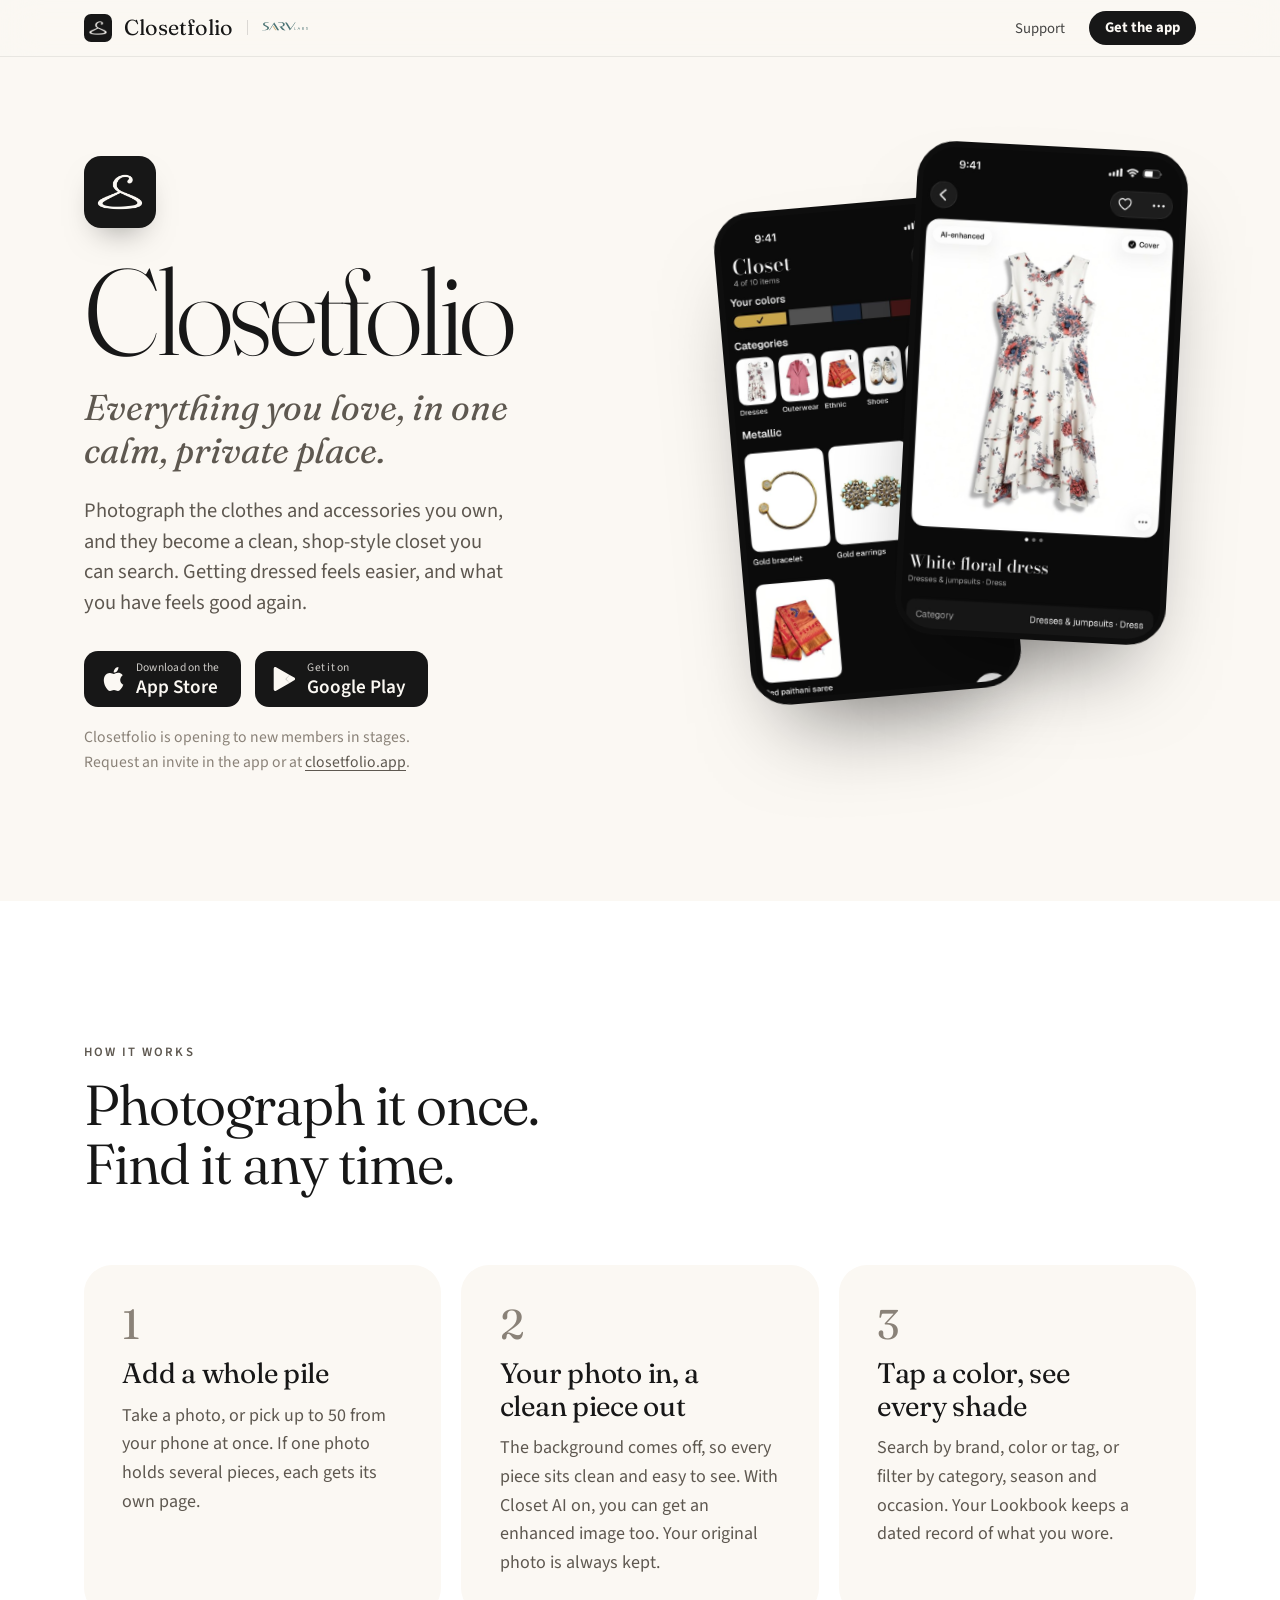
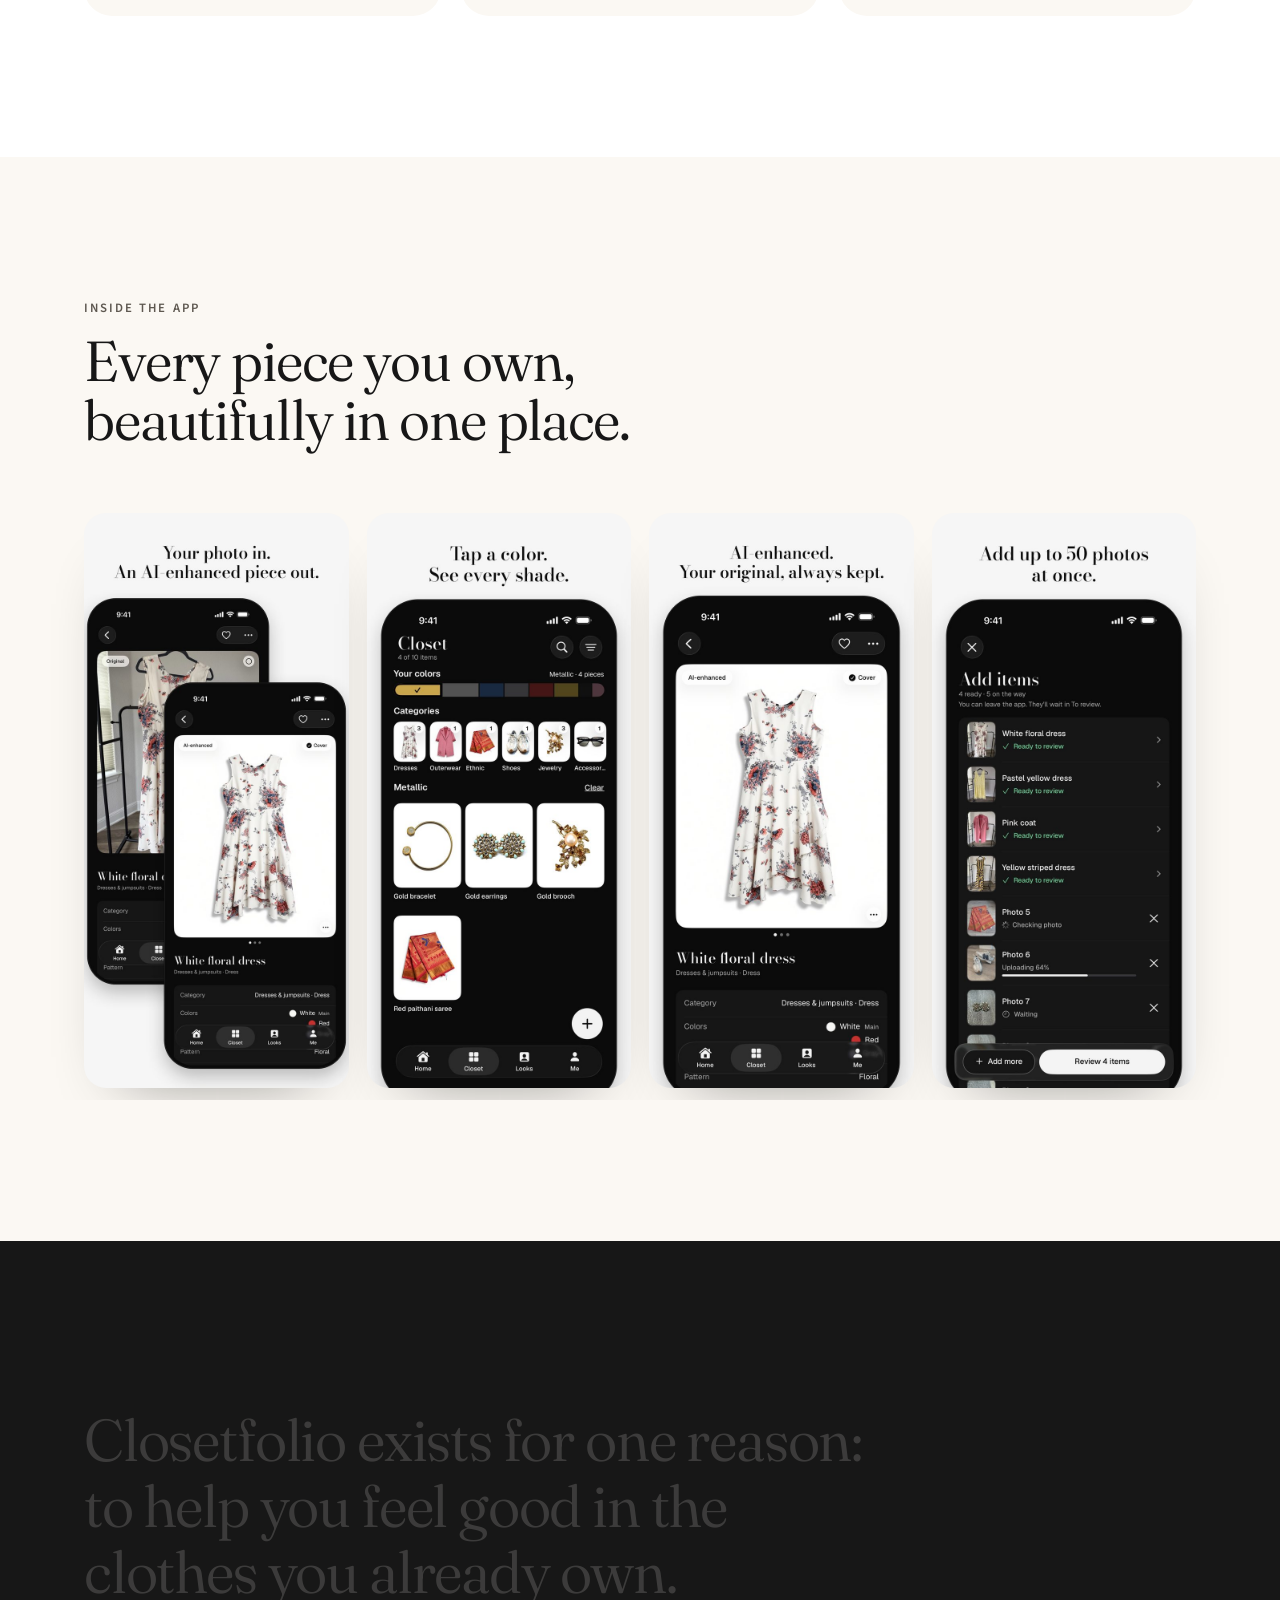
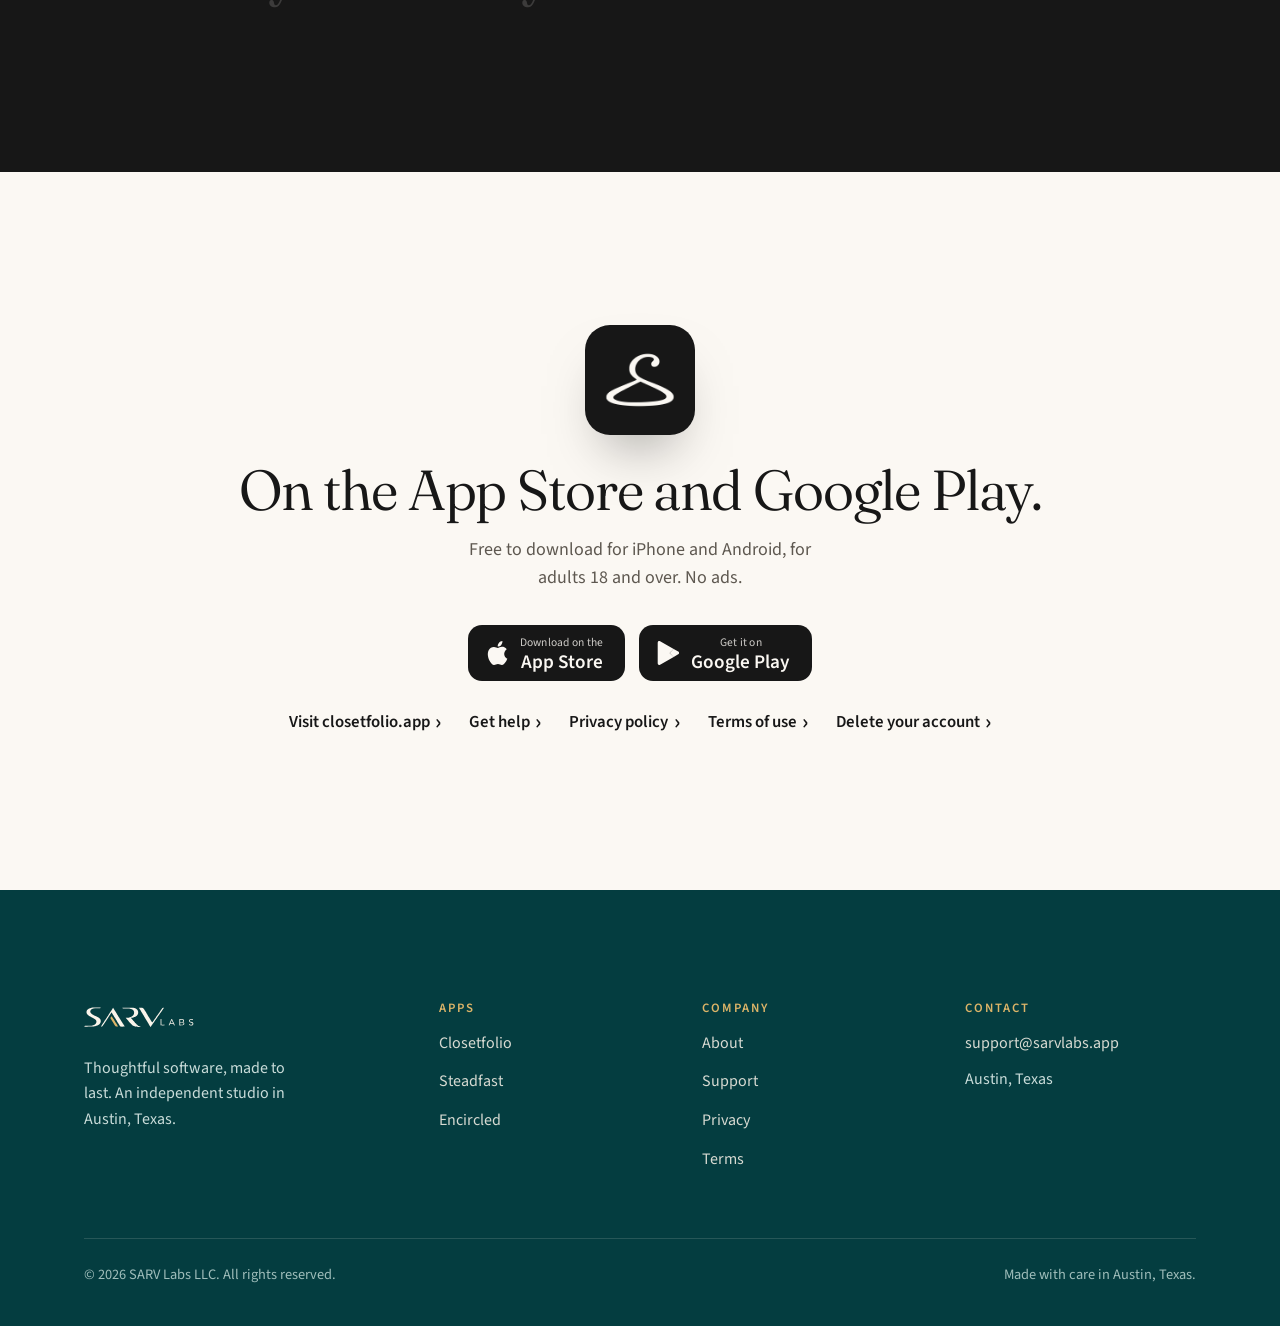
<file: closetfolio/index.html>
<!doctype html>
<html lang="en">
<head>
<meta charset="utf-8">
<meta name="viewport" content="width=device-width, initial-scale=1, viewport-fit=cover">
<link rel="icon" href="icon-32.png" sizes="32x32" type="image/png">
<link rel="apple-touch-icon" href="icon-180.png">
<link rel="preload" href="../assets/fonts/fraunces.woff2" as="font" type="font/woff2" crossorigin>
<link rel="stylesheet" href="../assets/css/site.css">
<title>Closetfolio</title>
<meta name="description" content="Closetfolio, by SARV Labs: a calm, private digital closet for the clothes you already own. On the App Store and Google Play.">
<meta name="theme-color" content="#FBF8F3">
<style>
  :root { --ink: #171717; --paper: #FBF8F3; --stone: #EFEAE2; --ink-2: #5E5850; --ink-3: #8A8278; }
  body.cf { background: var(--paper); color: var(--ink); }
  .cf .label { color: var(--ink-2); }
  .cf .more { color: var(--ink); }

  .pnav { position: fixed; inset: 0 0 auto 0; z-index: 50; padding-top: env(safe-area-inset-top, 0px); background: rgba(251, 248, 243, .8); backdrop-filter: saturate(1.4) blur(18px); -webkit-backdrop-filter: saturate(1.4) blur(18px); border-bottom: 1px solid rgba(23, 23, 23, .08); }
  .pnav__inner { height: 56px; display: flex; align-items: center; justify-content: space-between; gap: 20px; }
  .pnav__brand { display: flex; align-items: center; gap: 12px; text-decoration: none; color: var(--ink); }
  .pnav__brand img { width: 28px; height: 28px; border-radius: 7px; }
  .pnav__brand b { font-family: var(--serif); font-weight: 400; font-size: 1.35rem; }
  .pnav__by { display: flex; padding-left: 14px; border-left: 1px solid rgba(23,23,23,.2); opacity: .7; }
  .pnav__by img { height: 15px; width: auto; }
  .pnav__links { display: flex; align-items: center; gap: 24px; list-style: none; margin: 0; padding: 0; }
  .pnav__links a { color: var(--ink); text-decoration: none; font-size: .92rem; opacity: .8; }
  .get { display: inline-flex; align-items: center; min-height: 34px; padding: 0 16px; border-radius: 999px; background: var(--ink); color: var(--paper) !important; opacity: 1 !important; font-weight: 700; font-size: .85rem; }
  @media (max-width: 640px) { .pnav__links li.hide-sm, .pnav__by { display: none; } }

  @keyframes up { from { opacity: 0; transform: translateY(26px); } to { opacity: 1; transform: none; } }

  .hero { position: relative; overflow: hidden; padding-top: calc(56px + env(safe-area-inset-top, 0px) + clamp(48px, 7vw, 96px)); padding-bottom: clamp(72px, 9vw, 120px); }
  .hero__grid { display: grid; grid-template-columns: minmax(0, 6fr) minmax(0, 5fr); gap: 48px; align-items: center; }
  @media (max-width: 900px) { .hero__grid { grid-template-columns: 1fr; } }
  .hero__icon { width: 72px; height: 72px; border-radius: 17px; box-shadow: 0 16px 34px -18px rgba(0,0,0,.55); animation: up 1.1s var(--ease) both; }
  .hero h1 { margin-top: 26px; font-size: clamp(3.6rem, 9.5vw, 8.4rem); font-weight: 300; letter-spacing: -.035em; line-height: .95; animation: up 1.1s var(--ease) .05s both; }
  .hero__tag { font-family: var(--serif); font-style: italic; font-size: clamp(1.5rem, 2.8vw, 2.3rem); color: var(--ink-2); margin-top: 16px; max-width: 20ch; line-height: 1.2; animation: up 1.1s var(--ease) .2s both; }
  .hero p.lead { color: var(--ink-2); margin-top: 24px; max-width: 42ch; animation: up 1.1s var(--ease) .32s both; }
  .stores { display: flex; flex-wrap: wrap; gap: 12px 14px; align-items: center; margin-top: 32px; animation: up 1.1s var(--ease) .44s both; }
  .store { display: inline-flex; align-items: center; gap: 12px; min-height: 56px; padding: 0 22px 0 18px; border-radius: 14px; background: var(--ink); color: var(--paper); text-decoration: none; transition: transform .4s var(--ease), box-shadow .4s var(--ease); }
  .store:hover { transform: translateY(-2px); box-shadow: 0 14px 30px -14px rgba(0,0,0,.6); }
  .store small { display: block; font-size: .72rem; opacity: .8; letter-spacing: .02em; }
  .store b { display: block; font-size: 1.2rem; font-weight: 600; line-height: 1.1; }
  .invite { margin-top: 18px; font-size: .98rem; color: var(--ink-3); max-width: 44ch; animation: up 1.1s var(--ease) .52s both; }
  .invite a { color: var(--ink-2); text-underline-offset: 3px; }

  .duo { position: relative; height: clamp(480px, 52vw, 640px); }
  .duo .ph { position: absolute; width: min(56%, 300px); aspect-ratio: 700 / 1277; border-radius: 38px; overflow: hidden; border: 6px solid #0E0E0E; background: #0E0E0E; box-shadow: 0 50px 90px -40px rgba(0,0,0,.55); }
  .duo .ph img { width: 100%; height: 100%; object-fit: cover; object-position: top; }
  .duo .ph:first-child { left: 4%; top: 9%; transform: rotate(-5deg); animation: rise 1.3s var(--ease) .3s both; }
  .duo .ph:last-child { right: 4%; top: 0; transform: rotate(3deg); animation: rise 1.3s var(--ease) .15s both; }
  @keyframes rise { from { opacity: 0; translate: 0 60px; } to { opacity: 1; translate: 0 0; } }
  @media (max-width: 900px) { .duo { height: 520px; max-width: 520px; width: 100%; margin-inline: auto; } }

  .how { padding-block: clamp(90px, 11vw, 150px); background: #fff; }
  .how h2 { font-size: var(--fs-h2); margin-top: 14px; max-width: 18ch; }
  .steps { margin-top: clamp(44px, 6vw, 72px); display: grid; grid-template-columns: repeat(3, 1fr); gap: 20px; counter-reset: step; }
  @media (max-width: 860px) { .steps { grid-template-columns: 1fr; } }
  .step { border-radius: 28px; background: var(--paper); padding: clamp(28px, 3vw, 40px); display: grid; gap: 12px; align-content: start; counter-increment: step; }
  .step::before { content: counter(step); font-family: var(--serif); font-size: 2.6rem; line-height: 1; color: var(--ink-3); }
  .step h3 { font-size: clamp(1.5rem, 2.2vw, 1.9rem); }
  .step p { color: var(--ink-2); }

  .shots { padding-block: clamp(90px, 11vw, 150px); overflow: hidden; }
  .shots h2 { font-size: var(--fs-h2); margin-top: 14px; max-width: 18ch; }
  .shots__row { margin-top: clamp(40px, 5vw, 64px); display: grid; grid-auto-flow: column; grid-auto-columns: minmax(220px, 1fr); gap: 18px; overflow-x: auto; scroll-snap-type: x mandatory; padding-bottom: 12px; padding-inline: max(var(--gutter), calc((100vw - var(--max)) / 2 + var(--gutter))); scrollbar-width: thin; }
  .shots__row figure { margin: 0; scroll-snap-align: center; }
  .shots__row img { width: 100%; height: auto; border-radius: 22px; box-shadow: 0 30px 60px -40px rgba(0,0,0,.45); background: var(--stone); }

  .quote { background: var(--ink); color: var(--paper); padding-block: clamp(110px, 13vw, 180px); }
  .quote p { font-family: var(--serif); font-weight: 350; font-size: clamp(2rem, 4.6vw, 4rem); line-height: 1.12; letter-spacing: -.02em; max-width: 22ch; }

  .avail { padding-block: clamp(100px, 12vw, 160px); text-align: center; }
  .avail img { width: 110px; height: 110px; border-radius: 25px; margin: 0 auto; box-shadow: 0 30px 60px -28px rgba(0,0,0,.55); }
  .avail h2 { font-size: var(--fs-h2); margin-top: 26px; }
  .avail p { color: var(--ink-2); margin: 16px auto 0; max-width: 42ch; }
  .avail .stores { justify-content: center; animation: none; }
  .avail .links { margin-top: 28px; display: flex; justify-content: center; gap: 12px 28px; flex-wrap: wrap; }
</style>
</head>
<body class="cf">
<a class="skip" href="#main">Skip to content</a>
<header class="pnav">
  <div class="wrap pnav__inner">
    <div style="display:flex; align-items:center; gap:14px">
      <a class="pnav__brand" href="index.html"><img src="../assets/img/closetfolio-icon.png" alt="" width="28" height="28"><b>Closetfolio</b></a>
      <a class="pnav__by" href="../index.html" aria-label="By SARV Labs"><img src="../assets/img/logo-teal.svg" alt="SARV Labs" width="47" height="15"></a>
    </div>
    <ul class="pnav__links">
      <li class="hide-sm"><a href="../support.html#closetfolio">Support</a></li>
      <li><a class="get" href="#get">Get the app</a></li>
    </ul>
  </div>
</header>

<main id="main">
  <section class="hero">
    <div class="wrap hero__grid">
      <div>
        <img class="hero__icon" src="../assets/img/closetfolio-icon.png" alt="" width="72" height="72">
        <h1>Closetfolio</h1>
        <p class="hero__tag">Everything you love, in one calm, private place.</p>
        <p class="lead">Photograph the clothes and accessories you own, and they become a clean, shop-style closet you can search. Getting dressed feels easier, and what you have feels good again.</p>
        <div class="stores">
          <a class="store" href="https://apps.apple.com/app/closetfolio-digital-closet/id6825198911" target="_blank" rel="noopener" aria-label="Download Closetfolio on the App Store">
            <svg width="22" height="26" viewBox="0 0 22 26" fill="currentColor" aria-hidden="true"><path d="M18.2 13.8c0-3 2.5-4.5 2.6-4.6-1.4-2.1-3.6-2.4-4.4-2.4-1.9-.2-3.6 1.1-4.6 1.1-.9 0-2.4-1.1-4-1-2 0-3.9 1.2-5 3-2.1 3.7-.5 9.1 1.5 12.1 1 1.4 2.2 3.1 3.8 3 1.5-.1 2.1-1 3.9-1s2.3 1 3.9 1c1.6 0 2.7-1.5 3.7-2.9 1.2-1.7 1.6-3.3 1.7-3.4-.1 0-3.1-1.2-3.1-4.9zM15.2 4.9c.8-1 1.4-2.4 1.2-3.8-1.2 0-2.6.8-3.5 1.8-.8.9-1.4 2.3-1.2 3.7 1.3.1 2.7-.7 3.5-1.7z"/></svg>
            <span><small>Download on the</small><b>App Store</b></span>
          </a>
          <a class="store" href="https://play.google.com/store/apps/details?id=app.sarvlabs.closetfolio" target="_blank" rel="noopener" aria-label="Get Closetfolio on Google Play">
            <svg width="22" height="24" viewBox="0 0 22 24" fill="currentColor" aria-hidden="true"><path d="M1.2.4C.9.7.7 1.2.7 1.8v20.4c0 .6.2 1.1.5 1.4l.1.1 11.4-11.4v-.6L1.3.3l-.1.1zM16.6 16.1l-3.8-3.8v-.6l3.8-3.8.1.1 4.5 2.6c1.3.7 1.3 1.9 0 2.7l-4.5 2.6-.1.2zM16.7 16l-3.9-3.9L1.2 23.6c.4.5 1.1.5 1.9.1L16.7 16zM16.7 8L3.1.3C2.3-.1 1.6-.1 1.2.4l11.6 11.6L16.7 8z"/></svg>
            <span><small>Get it on</small><b>Google Play</b></span>
          </a>
        </div>
        <p class="invite">Closetfolio is opening to new members in stages. Request an invite in the app or at <a href="https://closetfolio.app" target="_blank" rel="noopener">closetfolio.app</a>.</p>
      </div>
      <div class="duo" aria-hidden="true">
        <div class="ph"><img src="../assets/img/cf-color.jpg" alt=""></div>
        <div class="ph"><img src="../assets/img/cf-enhanced.jpg" alt=""></div>
      </div>
    </div>
  </section>

  <section class="how" id="how">
    <div class="wrap">
      <p class="label" data-reveal>How it works</p>
      <h2 data-reveal style="--d:.06s">Photograph it once. Find it any time.</h2>
      <div class="steps">
        <div class="step" data-reveal><h3>Add a whole pile</h3><p>Take a photo, or pick up to 50 from your phone at once. If one photo holds several pieces, each gets its own page.</p></div>
        <div class="step" data-reveal style="--d:.1s"><h3>Your photo in, a clean piece out</h3><p>The background comes off, so every piece sits clean and easy to see. With Closet AI on, you can get an enhanced image too. Your original photo is always kept.</p></div>
        <div class="step" data-reveal style="--d:.2s"><h3>Tap a color, see every shade</h3><p>Search by brand, color or tag, or filter by category, season and occasion. Your Lookbook keeps a dated record of what you wore.</p></div>
      </div>
    </div>
  </section>

  <section class="shots" aria-labelledby="shots-title">
    <div class="wrap">
      <p class="label" data-reveal>Inside the app</p>
      <h2 id="shots-title" data-reveal style="--d:.06s">Every piece you own, beautifully in one place.</h2>
    </div>
    <div class="shots__row" data-reveal style="--d:.12s">
      <figure><img src="../assets/img/cf-shot-1.jpg" alt="Your photo in, an AI-enhanced piece out: a white floral dress, before and after." width="660" height="1434" loading="lazy"></figure>
      <figure><img src="../assets/img/cf-shot-3.jpg" alt="Tap a color, see every shade: Metallic selected, showing gold jewellery and a saree." width="660" height="1434" loading="lazy"></figure>
      <figure><img src="../assets/img/cf-shot-4.jpg" alt="AI-enhanced, your original always kept: the white floral dress's page." width="660" height="1434" loading="lazy"></figure>
      <figure><img src="../assets/img/cf-shot-5.jpg" alt="Add up to 50 photos at once: several pieces ready to review." width="660" height="1434" loading="lazy"></figure>
    </div>
  </section>

  <section class="quote">
    <div class="wrap"><p data-scrub>Closetfolio exists for one reason: to help you feel good in the clothes you already own.</p></div>
  </section>

  <section class="avail" id="get">
    <div class="wrap">
      <img src="../assets/img/closetfolio-icon.png" alt="Closetfolio app icon" width="110" height="110" data-reveal="scale">
      <h2 data-reveal style="--d:.08s">On the App Store and Google Play.</h2>
      <p data-reveal style="--d:.14s">Free to download for iPhone and Android, for adults 18 and over. No ads.</p>
      <div class="stores" data-reveal style="--d:.2s">
        <a class="store" href="https://apps.apple.com/app/closetfolio-digital-closet/id6825198911" target="_blank" rel="noopener" aria-label="Download Closetfolio on the App Store">
          <svg width="22" height="26" viewBox="0 0 22 26" fill="currentColor" aria-hidden="true"><path d="M18.2 13.8c0-3 2.5-4.5 2.6-4.6-1.4-2.1-3.6-2.4-4.4-2.4-1.9-.2-3.6 1.1-4.6 1.1-.9 0-2.4-1.1-4-1-2 0-3.9 1.2-5 3-2.1 3.7-.5 9.1 1.5 12.1 1 1.4 2.2 3.1 3.8 3 1.5-.1 2.1-1 3.9-1s2.3 1 3.9 1c1.6 0 2.7-1.5 3.7-2.9 1.2-1.7 1.6-3.3 1.7-3.4-.1 0-3.1-1.2-3.1-4.9zM15.2 4.9c.8-1 1.4-2.4 1.2-3.8-1.2 0-2.6.8-3.5 1.8-.8.9-1.4 2.3-1.2 3.7 1.3.1 2.7-.7 3.5-1.7z"/></svg>
          <span><small>Download on the</small><b>App Store</b></span>
        </a>
        <a class="store" href="https://play.google.com/store/apps/details?id=app.sarvlabs.closetfolio" target="_blank" rel="noopener" aria-label="Get Closetfolio on Google Play">
          <svg width="22" height="24" viewBox="0 0 22 24" fill="currentColor" aria-hidden="true"><path d="M1.2.4C.9.7.7 1.2.7 1.8v20.4c0 .6.2 1.1.5 1.4l.1.1 11.4-11.4v-.6L1.3.3l-.1.1zM16.6 16.1l-3.8-3.8v-.6l3.8-3.8.1.1 4.5 2.6c1.3.7 1.3 1.9 0 2.7l-4.5 2.6-.1.2zM16.7 16l-3.9-3.9L1.2 23.6c.4.5 1.1.5 1.9.1L16.7 16zM16.7 8L3.1.3C2.3-.1 1.6-.1 1.2.4l11.6 11.6L16.7 8z"/></svg>
          <span><small>Get it on</small><b>Google Play</b></span>
        </a>
      </div>
      <div class="links" data-reveal style="--d:.26s">
        <a class="more" href="https://closetfolio.app" target="_blank" rel="noopener">Visit closetfolio.app</a>
        <a class="more" href="../support.html#closetfolio">Get help</a>
        <a class="more" href="https://closetfolio.app/privacy" target="_blank" rel="noopener">Privacy policy</a>
        <a class="more" href="https://closetfolio.app/terms" target="_blank" rel="noopener">Terms of use</a>
        <a class="more" href="https://closetfolio.app/delete-account" target="_blank" rel="noopener">Delete your account</a>
      </div>
    </div>
  </section>
</main>

<footer class="footer">
  <div class="wrap">
    <div class="footer__top">
      <div class="footer__brand">
        <img src="../assets/img/logo-cream.svg" alt="SARV Labs" width="112" height="36">
        <p>Thoughtful software, made to last. An independent studio in Austin, Texas.</p>
      </div>
      <div>
        <h4>Apps</h4>
        <ul>
          <li><a href="../closetfolio/index.html">Closetfolio</a></li>
          <li><a href="../steadfast/index.html">Steadfast</a></li>
          <li><a href="../encircled/index.html">Encircled</a></li>
        </ul>
      </div>
      <div>
        <h4>Company</h4>
        <ul>
          <li><a href="../about.html">About</a></li>
          <li><a href="../support.html">Support</a></li>
          <li><a href="../privacy.html">Privacy</a></li>
          <li><a href="../steadfast/terms.html">Terms</a></li>
        </ul>
      </div>
      <div>
        <h4>Contact</h4>
        <ul>
          <li><a href="mailto:support@sarvlabs.app">support@sarvlabs.app</a></li>
          <li style="color: var(--on-teal); font-size: 1rem">Austin, Texas</li>
        </ul>
      </div>
    </div>
    <div class="footer__bottom">
      <span>© <span data-year>2026</span> SARV Labs LLC. All rights reserved.</span>
      <span>Made with care in Austin, Texas.</span>
    </div>
  </div>
</footer>

<script src="../assets/js/site.js"></script>
</body>
</html>
</file>
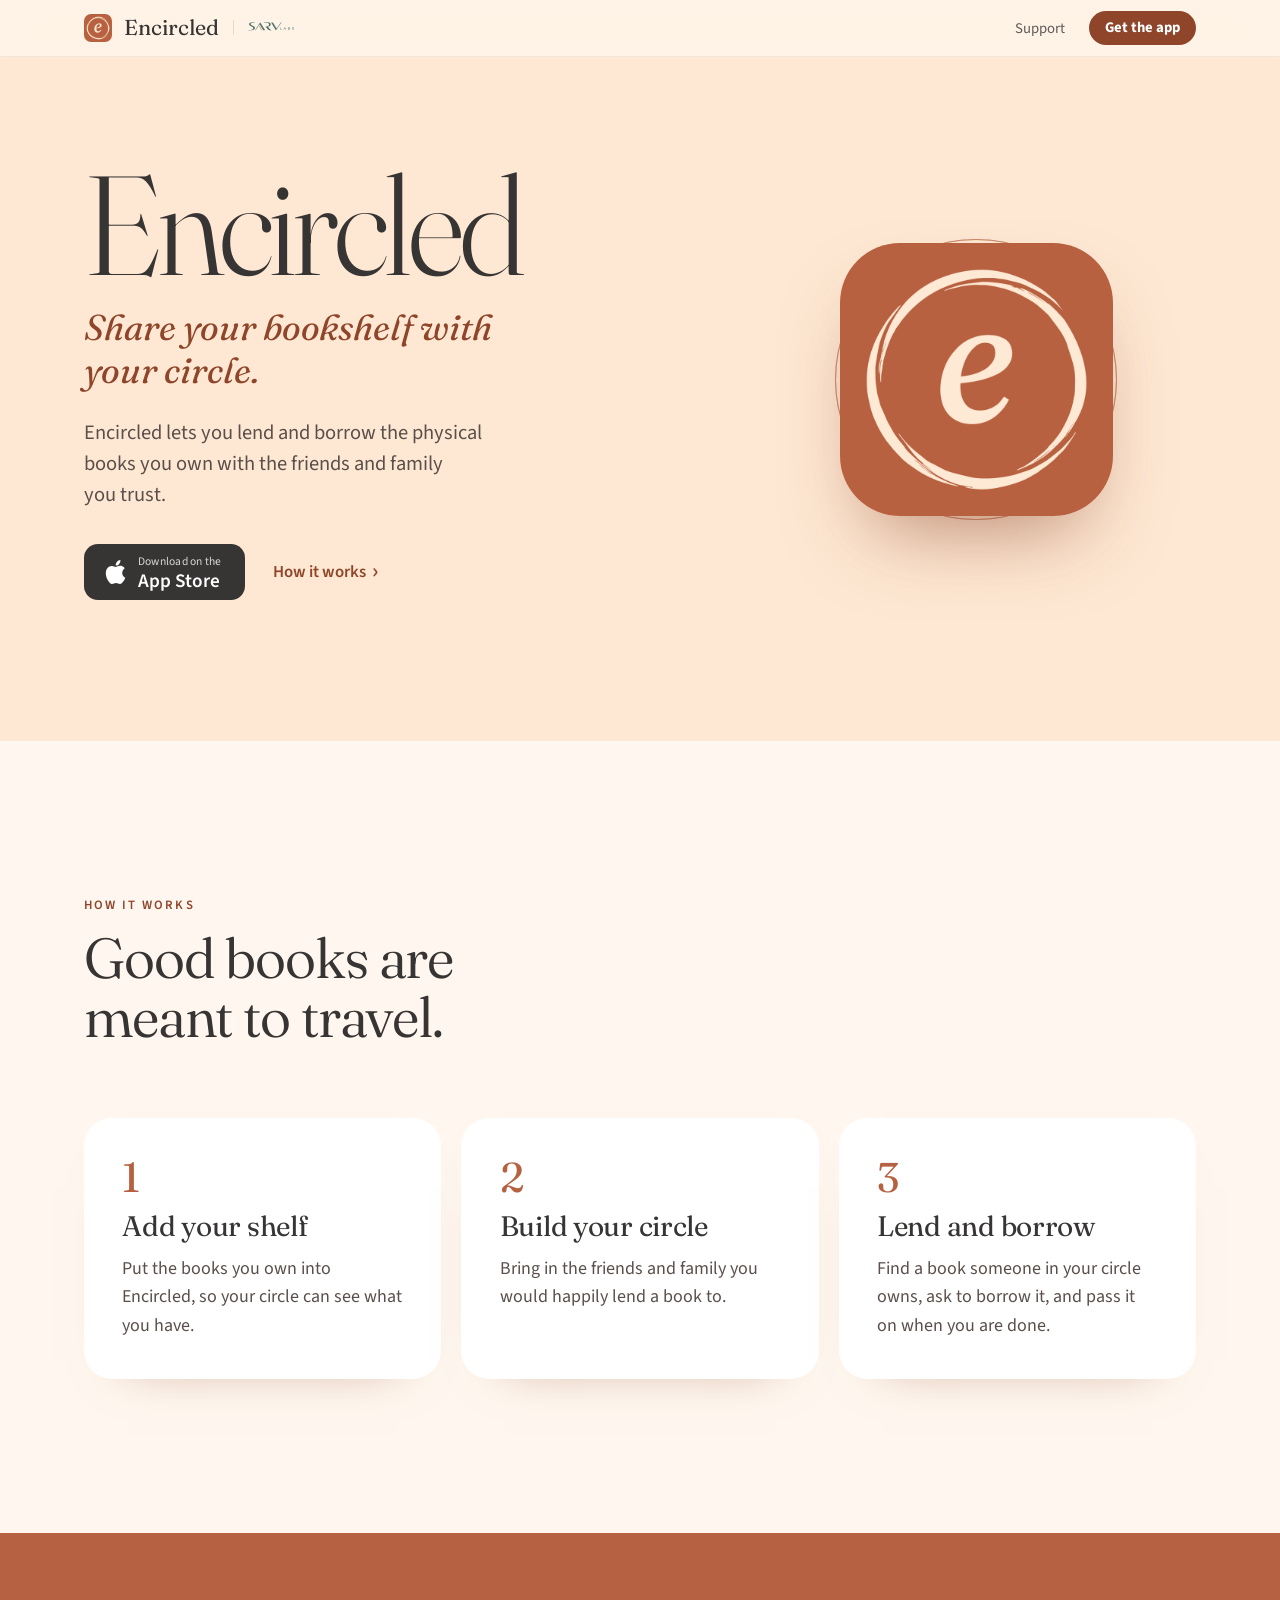
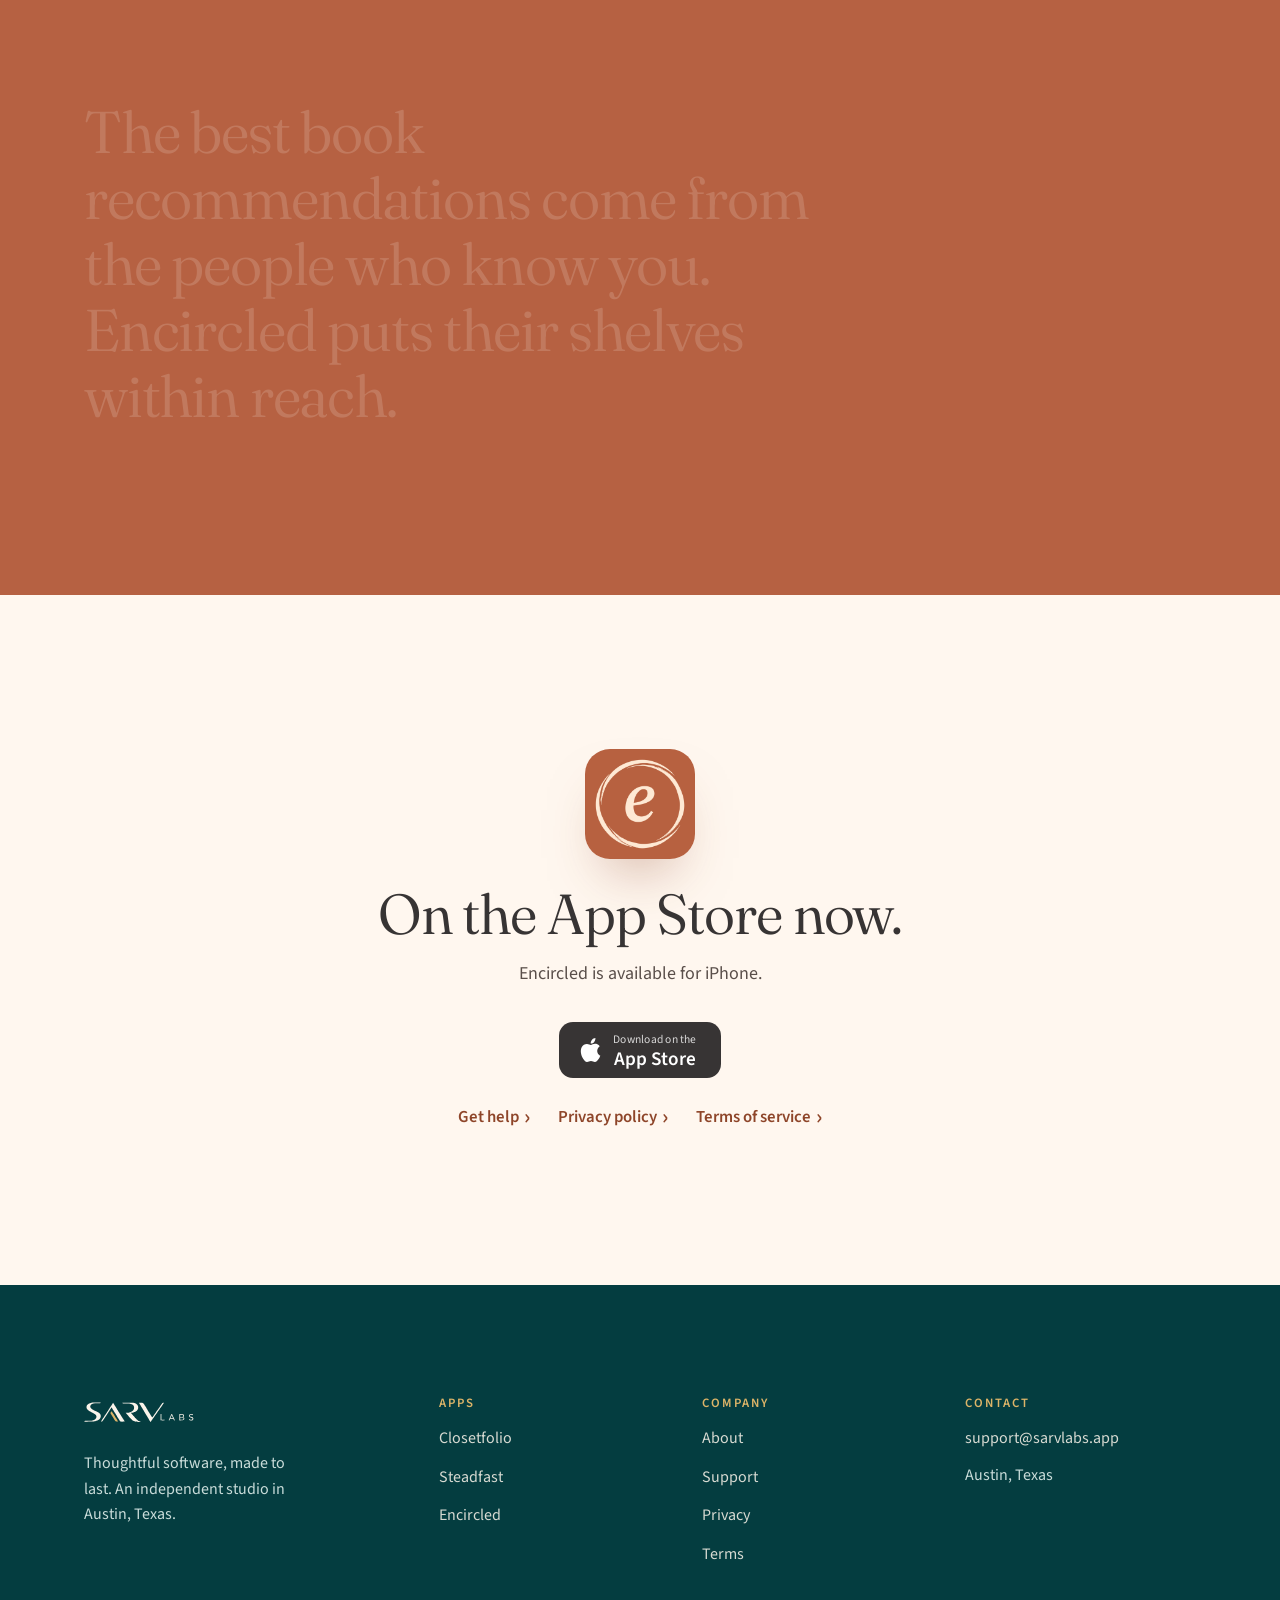
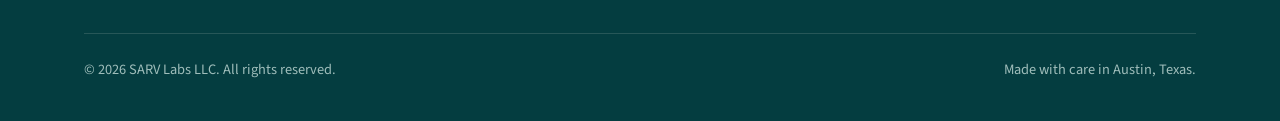
<file: encircled/index.html>
<!doctype html>
<html lang="en">
<head>
<meta charset="utf-8">
<meta name="viewport" content="width=device-width, initial-scale=1, viewport-fit=cover">
<meta name="theme-color" content="#FAF4EA">
<link rel="icon" href="icon-32.png" sizes="32x32" type="image/png">
<link rel="apple-touch-icon" href="icon-180.png">
<link rel="preload" href="../assets/fonts/fraunces.woff2" as="font" type="font/woff2" crossorigin>
<link rel="stylesheet" href="../assets/css/site.css">
<title>Encircled</title>
<meta name="description" content="Encircled, by SARV Labs: share the physical books you own with friends and family. On the App Store for iPhone.">
<meta name="theme-color" content="#FEE8D3">
<style>
  :root { --terra: #B66142; --terra-deep: #8E4529; --en-cream: #FEE8D3; --en-paper: #FFF7EF; --charcoal: #373434; --en-2: #5A4F4A; }
  body.en { background: var(--en-paper); color: var(--charcoal); }
  .en .label { color: var(--terra-deep); }

  .pnav { position: fixed; inset: 0 0 auto 0; z-index: 50; padding-top: env(safe-area-inset-top, 0px); background: rgba(255, 247, 239, .78); backdrop-filter: saturate(1.4) blur(18px); -webkit-backdrop-filter: saturate(1.4) blur(18px); border-bottom: 1px solid rgba(55, 52, 52, .08); }
  .pnav__inner { height: 56px; display: flex; align-items: center; justify-content: space-between; gap: 20px; }
  .pnav__brand { display: flex; align-items: center; gap: 12px; text-decoration: none; color: var(--charcoal); }
  .pnav__brand img { width: 28px; height: 28px; border-radius: 7px; }
  .pnav__brand b { font-family: var(--serif); font-weight: 400; font-size: 1.35rem; }
  .pnav__by { display: flex; padding-left: 14px; border-left: 1px solid rgba(55,52,52,.2); opacity: .7; }
  .pnav__by img { height: 15px; width: auto; }
  .pnav__links { display: flex; align-items: center; gap: 24px; list-style: none; margin: 0; padding: 0; }
  .pnav__links a { color: var(--charcoal); text-decoration: none; font-size: .92rem; opacity: .8; }
  .get { display: inline-flex; align-items: center; min-height: 34px; padding: 0 16px; border-radius: 999px; background: var(--terra-deep); color: #fff !important; opacity: 1 !important; font-weight: 700; font-size: .85rem; }
  @media (max-width: 640px) { .pnav__links li.hide-sm, .pnav__by { display: none; } }

  .hero { position: relative; overflow: hidden; padding-top: calc(56px + env(safe-area-inset-top, 0px) + clamp(56px, 8vw, 110px)); padding-bottom: clamp(90px, 11vw, 150px); background: var(--en-cream); }
  .hero__grid { display: grid; grid-template-columns: minmax(0, 7fr) minmax(0, 5fr); gap: 56px; align-items: center; }
  @media (max-width: 860px) { .hero__grid { grid-template-columns: 1fr; } }
  .hero h1 { font-size: clamp(4rem, 11vw, 9.5rem); font-weight: 300; letter-spacing: -.035em; line-height: .95; animation: up 1.1s var(--ease) .05s both; }
  .hero__tag { font-family: var(--serif); font-style: italic; font-size: clamp(1.5rem, 2.8vw, 2.3rem); color: var(--terra-deep); margin-top: 14px; max-width: 18ch; line-height: 1.2; animation: up 1.1s var(--ease) .2s both; }
  .hero p.lead { color: var(--en-2); margin-top: 26px; max-width: 40ch; animation: up 1.1s var(--ease) .32s both; }
  .hero__cta { display: flex; flex-wrap: wrap; gap: 14px 28px; align-items: center; margin-top: 34px; animation: up 1.1s var(--ease) .44s both; }
  .appstore { display: inline-flex; align-items: center; gap: 12px; min-height: 56px; padding: 0 24px 0 20px; border-radius: 14px; background: var(--charcoal); color: #fff; text-decoration: none; transition: transform .4s var(--ease), box-shadow .4s var(--ease); }
  .appstore:hover { transform: translateY(-2px); box-shadow: 0 14px 30px -14px rgba(55,52,52,.6); }
  .appstore small { display: block; font-size: .72rem; opacity: .8; letter-spacing: .02em; }
  .appstore b { display: block; font-size: 1.2rem; font-weight: 600; line-height: 1.1; }
  .en .more { color: var(--terra-deep); }
  @keyframes up { from { opacity: 0; transform: translateY(26px); } to { opacity: 1; transform: none; } }

  .orbit { position: relative; aspect-ratio: 1; width: min(100%, 460px); justify-self: center; display: grid; place-items: center; }
  .orbit span { position: absolute; inset: 18%; border-radius: 50%; border: 1.5px solid rgba(182, 97, 66, .35); animation: ripple 7s var(--ease-soft) infinite; }
  .orbit span:nth-child(2) { animation-delay: 2.33s; }
  .orbit span:nth-child(3) { animation-delay: 4.66s; }
  @keyframes ripple { from { transform: scale(.85); opacity: .9; } to { transform: scale(1.6); opacity: 0; } }
  .orbit img { position: relative; width: 62%; height: auto; aspect-ratio: 1; border-radius: 22%; box-shadow: 0 40px 80px -30px rgba(142, 69, 41, .6); animation: float 7s ease-in-out infinite, pop 1.2s var(--ease) .3s both; }
  @keyframes float { 0%, 100% { translate: 0 0; } 50% { translate: 0 -10px; } }
  @keyframes pop { from { opacity: 0; transform: scale(.85) rotate(-8deg); } to { opacity: 1; transform: none; } }

  .how { padding-block: clamp(100px, 12vw, 170px); }
  .how h2 { font-size: var(--fs-h2); margin-top: 14px; max-width: 16ch; }
  .steps { margin-top: clamp(44px, 6vw, 72px); display: grid; grid-template-columns: repeat(3, 1fr); gap: 20px; counter-reset: step; }
  @media (max-width: 860px) { .steps { grid-template-columns: 1fr; } }
  .step { border-radius: 28px; background: #fff; padding: clamp(28px, 3vw, 40px); display: grid; gap: 12px; align-content: start; box-shadow: 0 24px 50px -44px rgba(142, 69, 41, .6); counter-increment: step; }
  .step::before { content: counter(step); font-family: var(--serif); font-size: 2.6rem; line-height: 1; color: var(--terra); }
  .step h3 { font-size: clamp(1.5rem, 2.2vw, 1.9rem); }
  .step p { color: var(--en-2); }

  .quote { background: var(--terra); color: #FFF7EF; padding-block: clamp(110px, 13vw, 180px); }
  .quote p { font-family: var(--serif); font-weight: 350; font-size: clamp(2rem, 4.6vw, 4rem); line-height: 1.12; letter-spacing: -.02em; max-width: 22ch; }

  .avail { padding-block: clamp(100px, 12vw, 160px); text-align: center; }
  .avail img { width: 110px; height: 110px; object-fit: cover; border-radius: 25px; margin: 0 auto; box-shadow: 0 30px 60px -28px rgba(142, 69, 41, .6); }
  .avail h2 { font-size: var(--fs-h2); margin-top: 26px; }
  .avail p { color: var(--en-2); margin: 16px auto 0; max-width: 40ch; }
  .avail .hero__cta { justify-content: center; animation: none; }
  .avail .links { margin-top: 26px; display: flex; justify-content: center; gap: 12px 28px; flex-wrap: wrap; }
</style>
</head>
<body class="en">
<a class="skip" href="#main">Skip to content</a>
<header class="pnav">
  <div class="wrap pnav__inner">
    <div style="display:flex; align-items:center; gap:14px">
      <a class="pnav__brand" href="index.html"><img src="../assets/img/encircled-icon.png" alt="" width="28" height="28"><b>Encircled</b></a>
      <a class="pnav__by" href="../index.html" aria-label="By SARV Labs"><img src="../assets/img/logo-teal.svg" alt="SARV Labs" width="47" height="15"></a>
    </div>
    <ul class="pnav__links">
      <li class="hide-sm"><a href="../support.html#encircled">Support</a></li>
      <li><a class="get" href="https://apps.apple.com/app/id6764656882" target="_blank" rel="noopener">Get the app</a></li>
    </ul>
  </div>
</header>

<main id="main">
  <section class="hero">
    <div class="wrap hero__grid">
      <div>
        <h1>Encircled</h1>
        <p class="hero__tag">Share your bookshelf with your circle.</p>
        <p class="lead">Encircled lets you lend and borrow the physical books you own with the friends and family you trust.</p>
        <div class="hero__cta">
          <a class="appstore" href="https://apps.apple.com/app/id6764656882" target="_blank" rel="noopener" aria-label="Download Encircled on the App Store">
            <svg width="22" height="26" viewBox="0 0 22 26" fill="#fff" aria-hidden="true"><path d="M18.2 13.8c0-3 2.5-4.5 2.6-4.6-1.4-2.1-3.6-2.4-4.4-2.4-1.9-.2-3.6 1.1-4.6 1.1-.9 0-2.4-1.1-4-1-2 0-3.9 1.2-5 3-2.1 3.7-.5 9.1 1.5 12.1 1 1.4 2.2 3.1 3.8 3 1.5-.1 2.1-1 3.9-1s2.3 1 3.9 1c1.6 0 2.7-1.5 3.7-2.9 1.2-1.7 1.6-3.3 1.7-3.4-.1 0-3.1-1.2-3.1-4.9zM15.2 4.9c.8-1 1.4-2.4 1.2-3.8-1.2 0-2.6.8-3.5 1.8-.8.9-1.4 2.3-1.2 3.7 1.3.1 2.7-.7 3.5-1.7z"/></svg>
            <span><small>Download on the</small><b>App Store</b></span>
          </a>
          <a class="more" href="#how">How it works</a>
        </div>
      </div>
      <div class="orbit" aria-hidden="true"><span></span><span></span><span></span><img src="../assets/img/encircled-icon.png" alt="" width="720" height="720"></div>
    </div>
  </section>

  <section class="how" id="how">
    <div class="wrap">
      <p class="label" data-reveal>How it works</p>
      <h2 data-reveal style="--d:.06s">Good books are meant to travel.</h2>
      <div class="steps">
        <div class="step" data-reveal><h3>Add your shelf</h3><p>Put the books you own into Encircled, so your circle can see what you have.</p></div>
        <div class="step" data-reveal style="--d:.1s"><h3>Build your circle</h3><p>Bring in the friends and family you would happily lend a book to.</p></div>
        <div class="step" data-reveal style="--d:.2s"><h3>Lend and borrow</h3><p>Find a book someone in your circle owns, ask to borrow it, and pass it on when you are done.</p></div>
      </div>
    </div>
  </section>

  <section class="quote">
    <div class="wrap"><p data-scrub>The best book recommendations come from the people who know you. Encircled puts their shelves within reach.</p></div>
  </section>

  <section class="avail">
    <div class="wrap">
      <img src="../assets/img/encircled-icon.png" alt="Encircled app icon" width="110" height="110" data-reveal="scale">
      <h2 data-reveal style="--d:.08s">On the App Store now.</h2>
      <p data-reveal style="--d:.14s">Encircled is available for iPhone.</p>
      <div class="hero__cta" data-reveal style="--d:.2s">
        <a class="appstore" href="https://apps.apple.com/app/id6764656882" target="_blank" rel="noopener" aria-label="Download Encircled on the App Store">
          <svg width="22" height="26" viewBox="0 0 22 26" fill="#fff" aria-hidden="true"><path d="M18.2 13.8c0-3 2.5-4.5 2.6-4.6-1.4-2.1-3.6-2.4-4.4-2.4-1.9-.2-3.6 1.1-4.6 1.1-.9 0-2.4-1.1-4-1-2 0-3.9 1.2-5 3-2.1 3.7-.5 9.1 1.5 12.1 1 1.4 2.2 3.1 3.8 3 1.5-.1 2.1-1 3.9-1s2.3 1 3.9 1c1.6 0 2.7-1.5 3.7-2.9 1.2-1.7 1.6-3.3 1.7-3.4-.1 0-3.1-1.2-3.1-4.9zM15.2 4.9c.8-1 1.4-2.4 1.2-3.8-1.2 0-2.6.8-3.5 1.8-.8.9-1.4 2.3-1.2 3.7 1.3.1 2.7-.7 3.5-1.7z"/></svg>
          <span><small>Download on the</small><b>App Store</b></span>
        </a>
      </div>
      <div class="links" data-reveal style="--d:.26s">
        <a class="more" href="../support.html#encircled">Get help</a>
        <a class="more" href="https://encircled.app/privacy.html" target="_blank" rel="noopener" id="privacy">Privacy policy</a>
        <a class="more" href="https://encircled.app/terms.html" target="_blank" rel="noopener">Terms of service</a>
      </div>
    </div>
  </section>
</main>

<footer class="footer">
  <div class="wrap">
    <div class="footer__top">
      <div class="footer__brand">
        <img src="../assets/img/logo-cream.svg" alt="SARV Labs" width="112" height="36">
        <p>Thoughtful software, made to last. An independent studio in Austin, Texas.</p>
      </div>
      <div>
        <h4>Apps</h4>
        <ul>
          <li><a href="../closetfolio/index.html">Closetfolio</a></li>
          <li><a href="../steadfast/index.html">Steadfast</a></li>
          <li><a href="../encircled/index.html">Encircled</a></li>
        </ul>
      </div>
      <div>
        <h4>Company</h4>
        <ul>
          <li><a href="../about.html">About</a></li>
          <li><a href="../support.html">Support</a></li>
          <li><a href="../privacy.html">Privacy</a></li>
          <li><a href="../steadfast/terms.html">Terms</a></li>
        </ul>
      </div>
      <div>
        <h4>Contact</h4>
        <ul>
          <li><a href="mailto:support@sarvlabs.app">support@sarvlabs.app</a></li>
          <li style="color: var(--on-teal); font-size: 1rem">Austin, Texas</li>
        </ul>
      </div>
    </div>
    <div class="footer__bottom">
      <span>© <span data-year>2026</span> SARV Labs LLC. All rights reserved.</span>
      <span>Made with care in Austin, Texas.</span>
    </div>
  </div>
</footer>

<script src="../assets/js/site.js"></script>
</body>
</html>
</file>
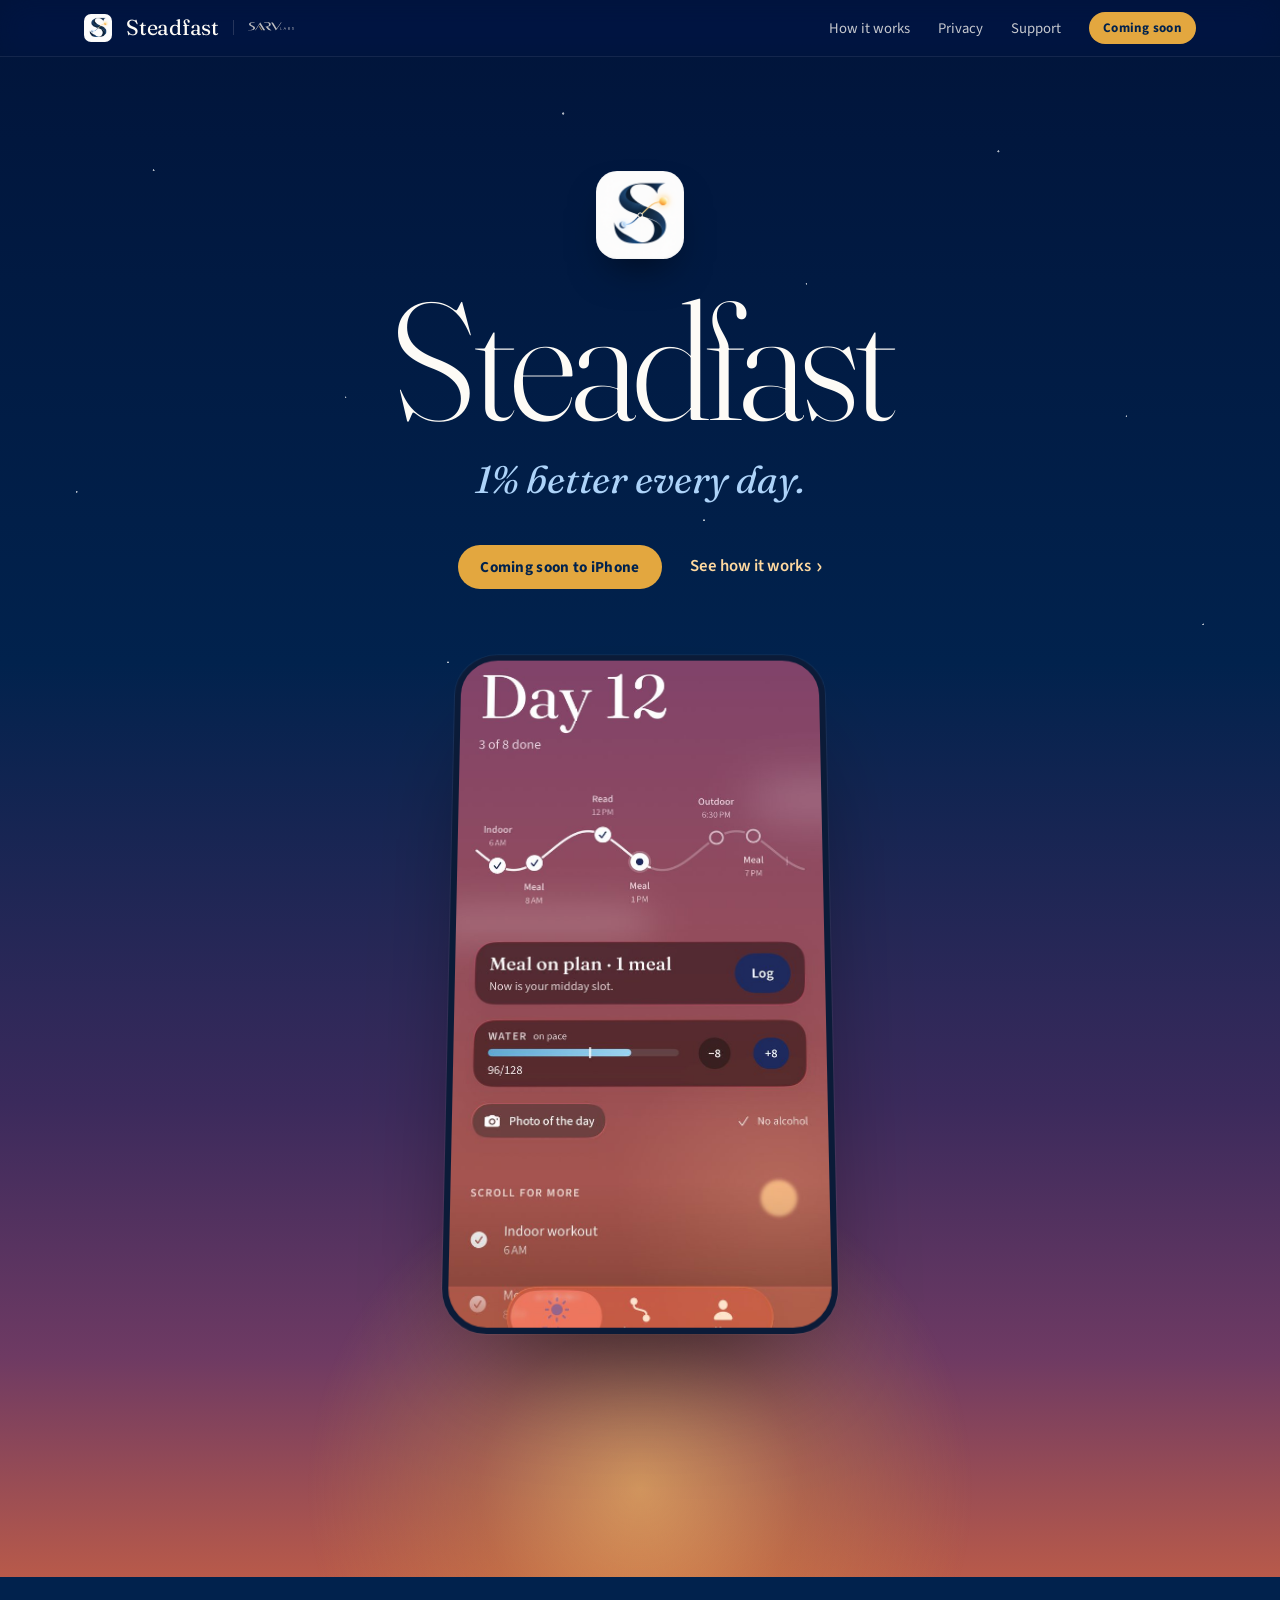
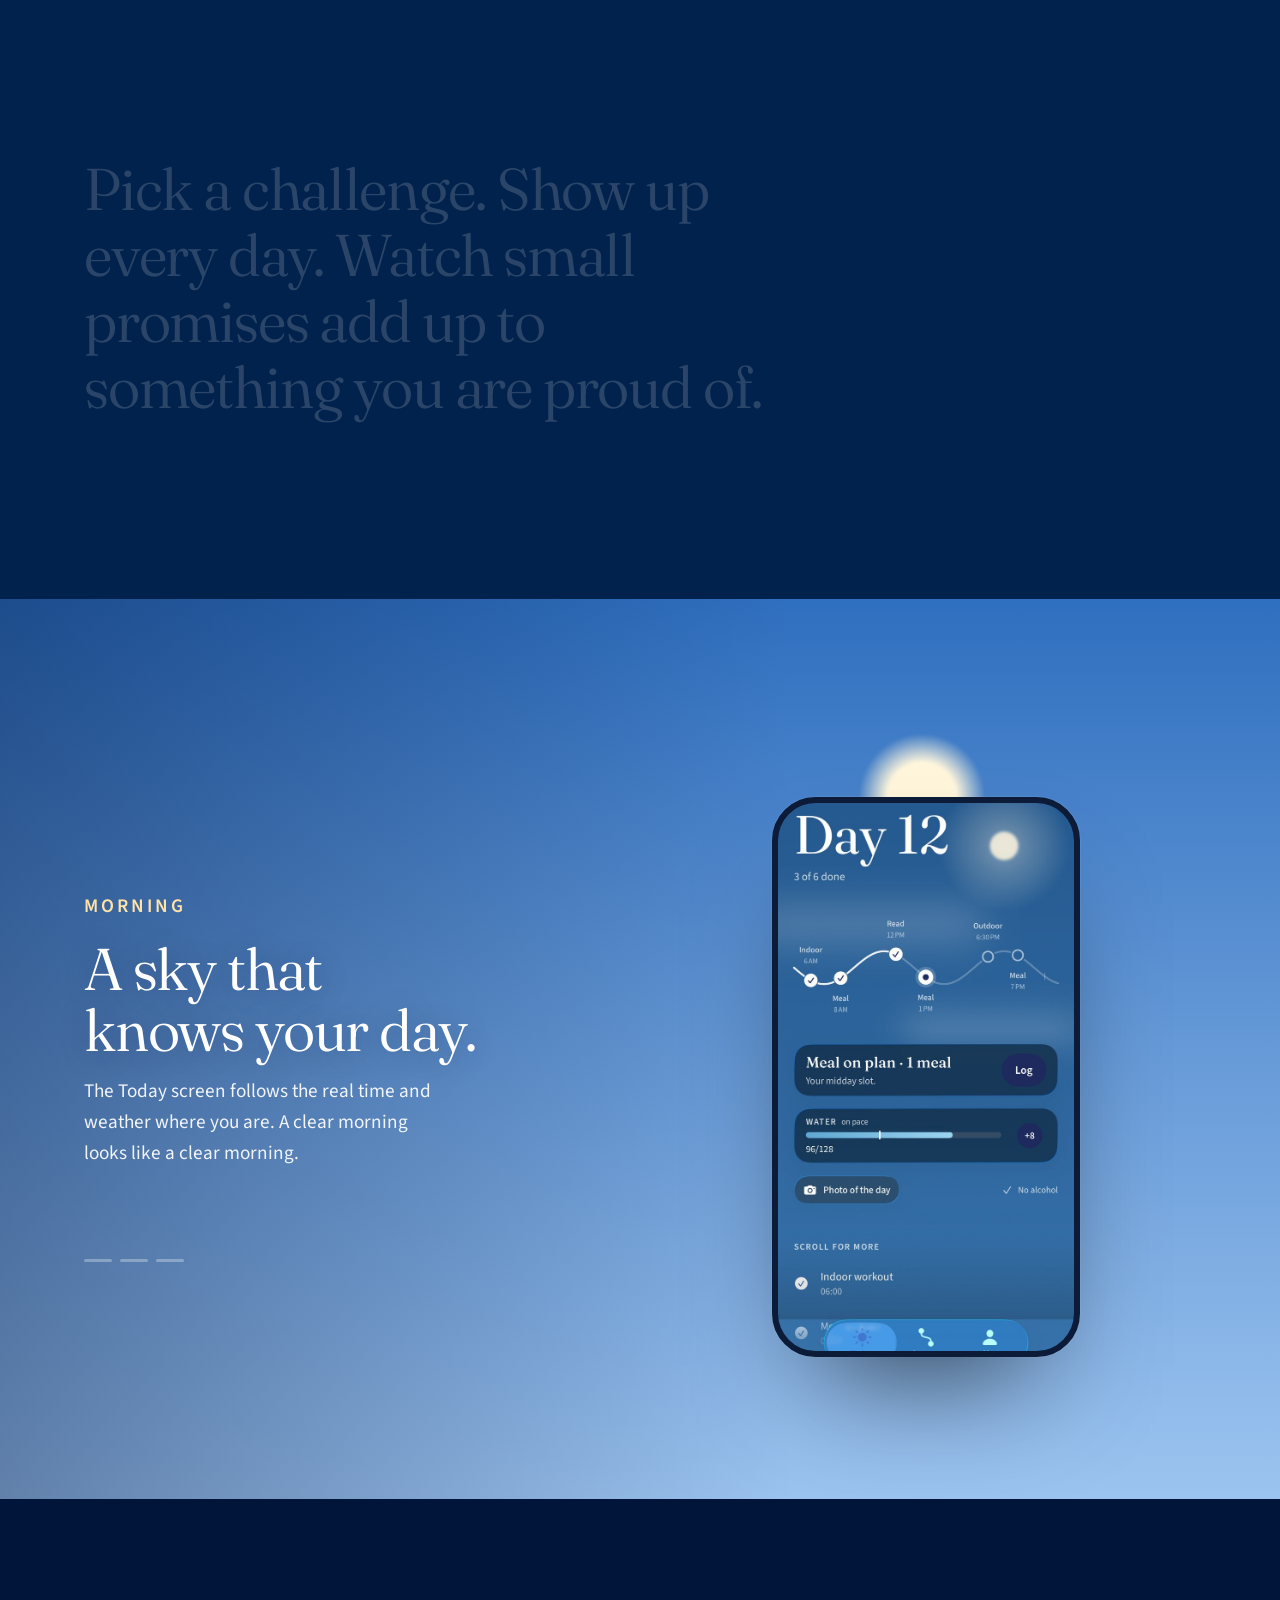
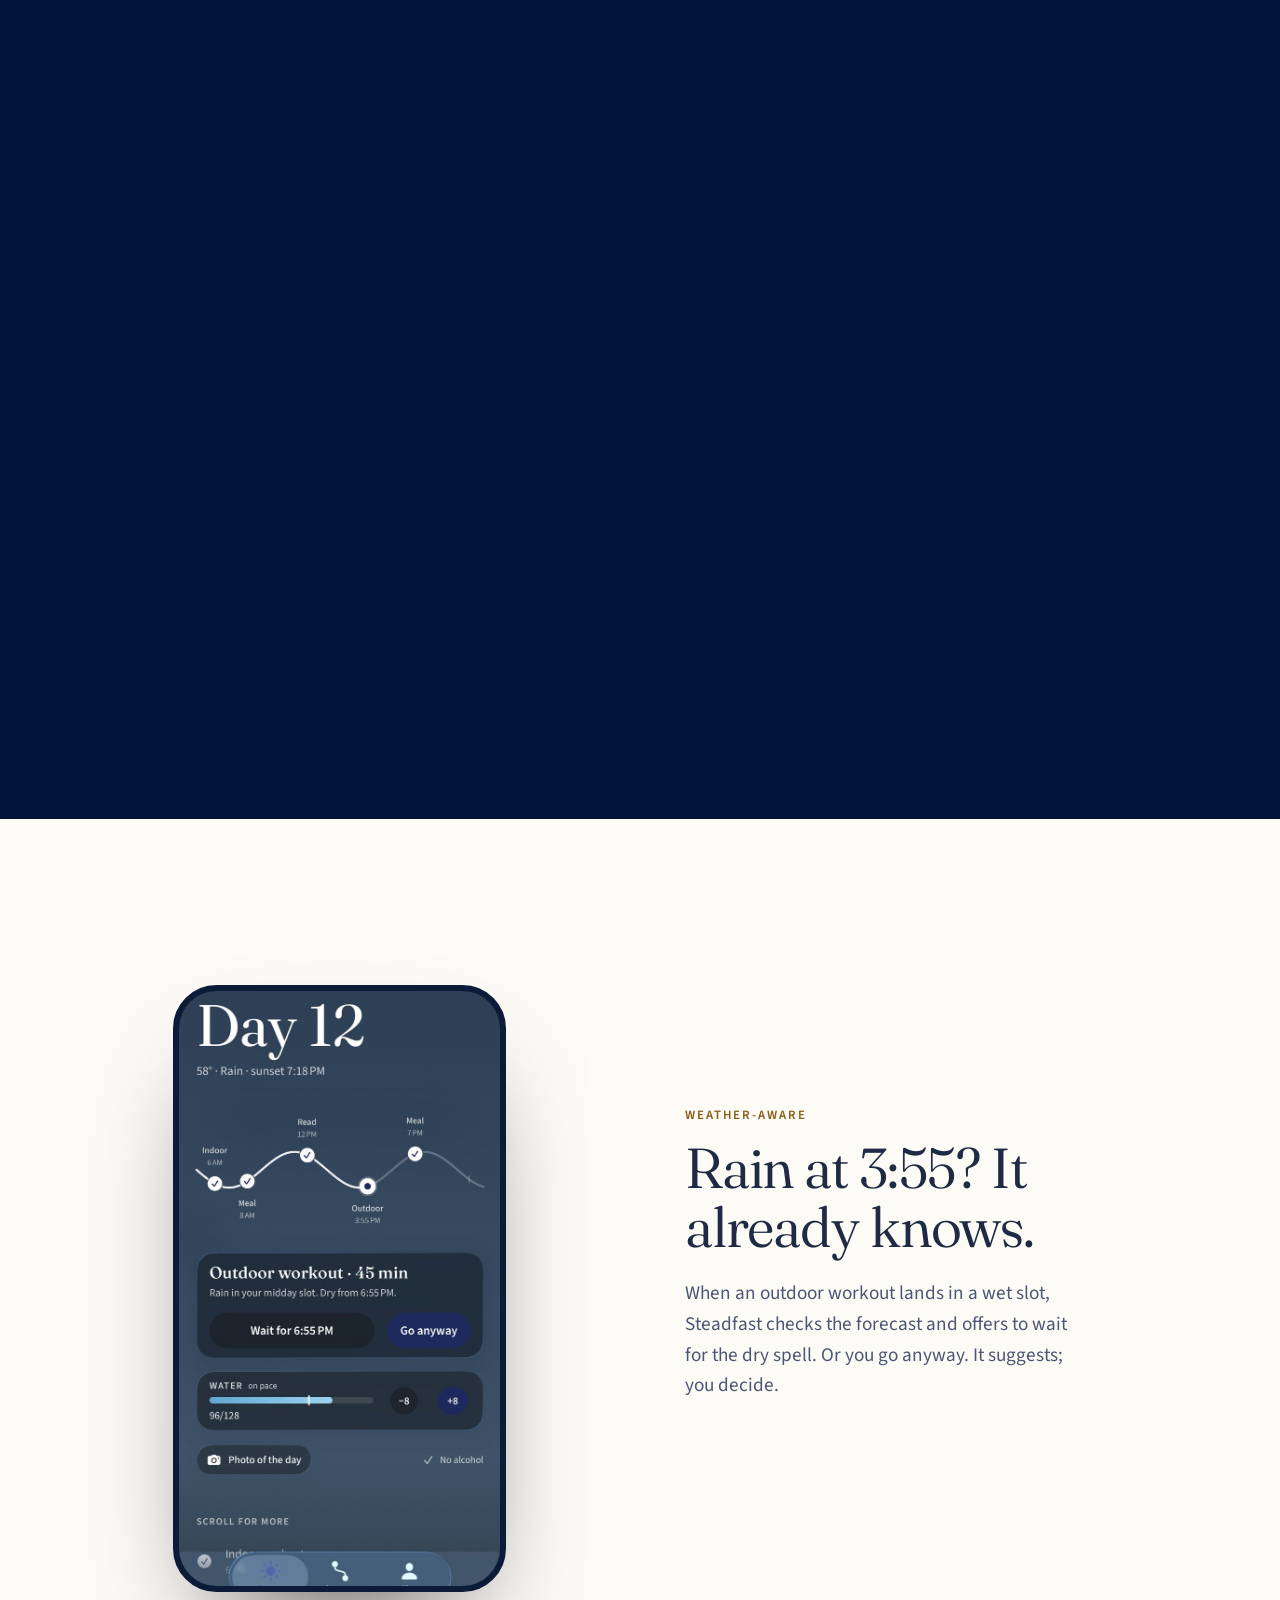
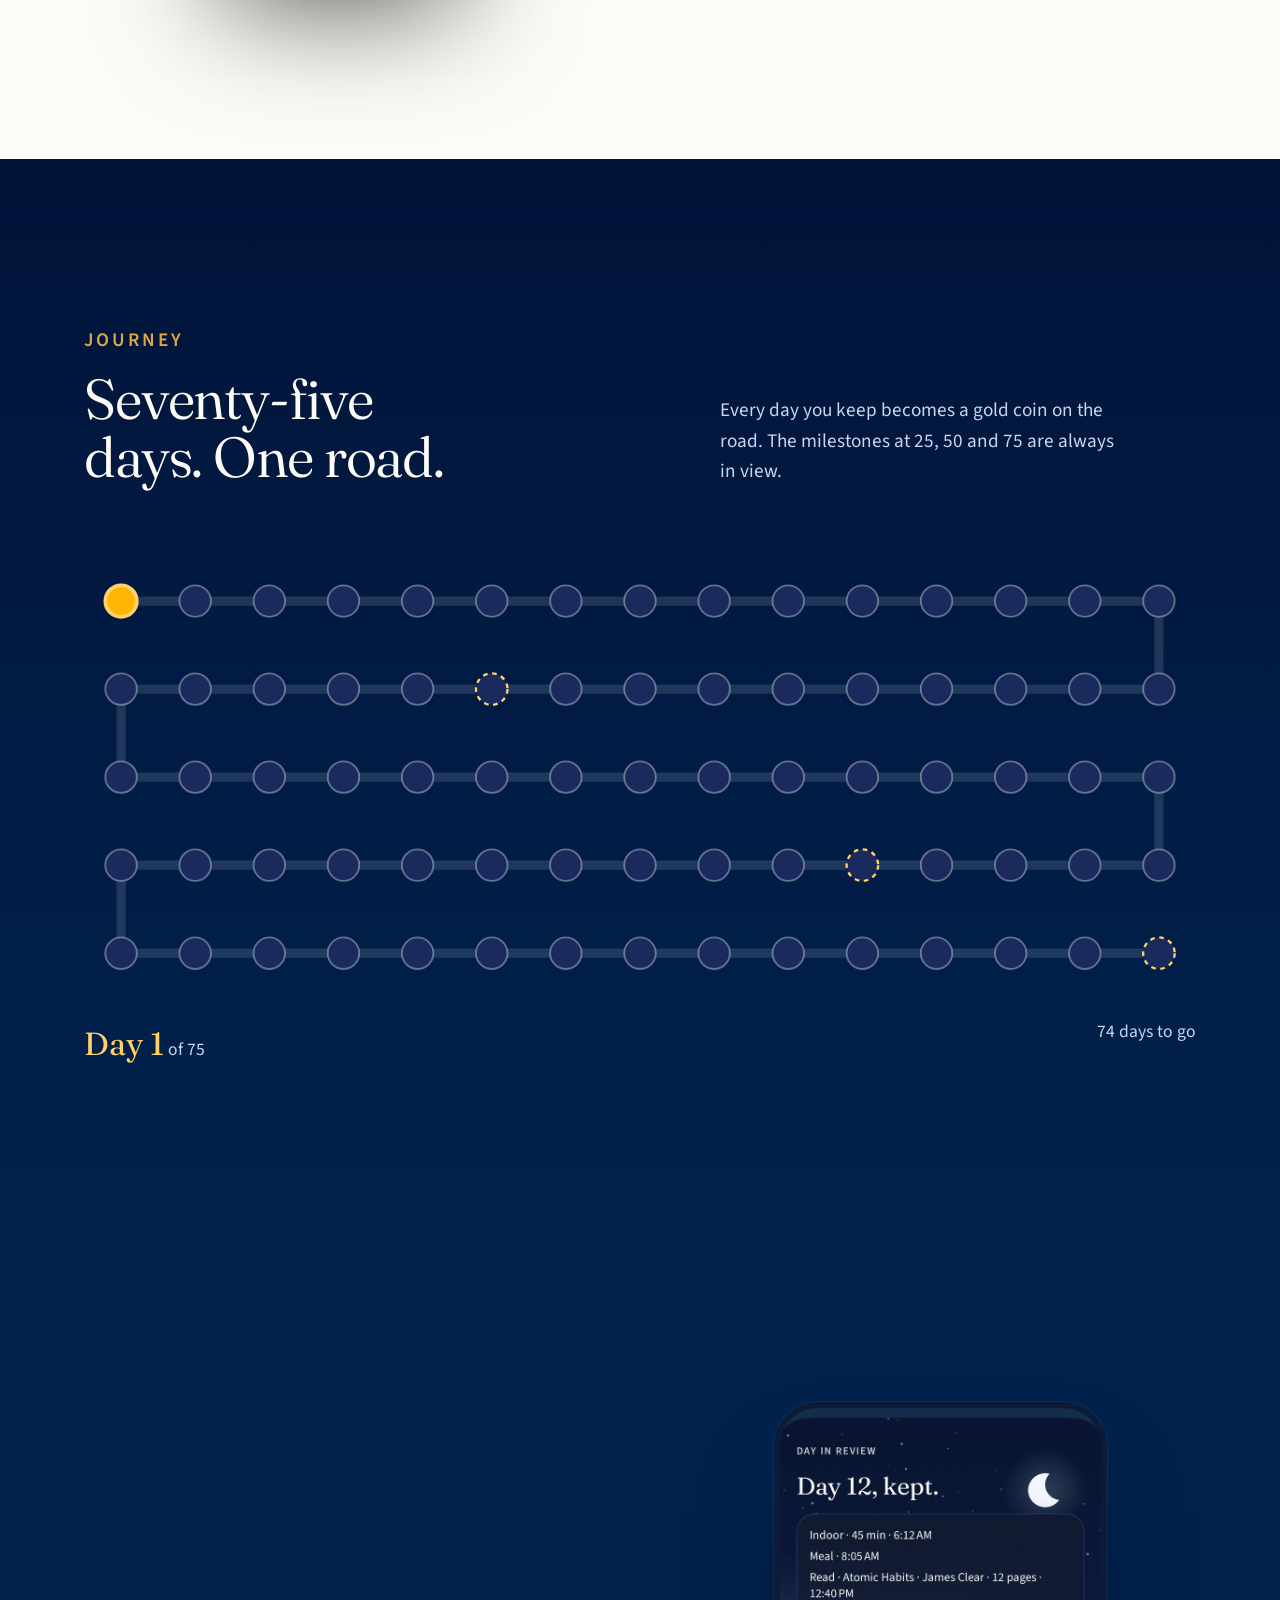
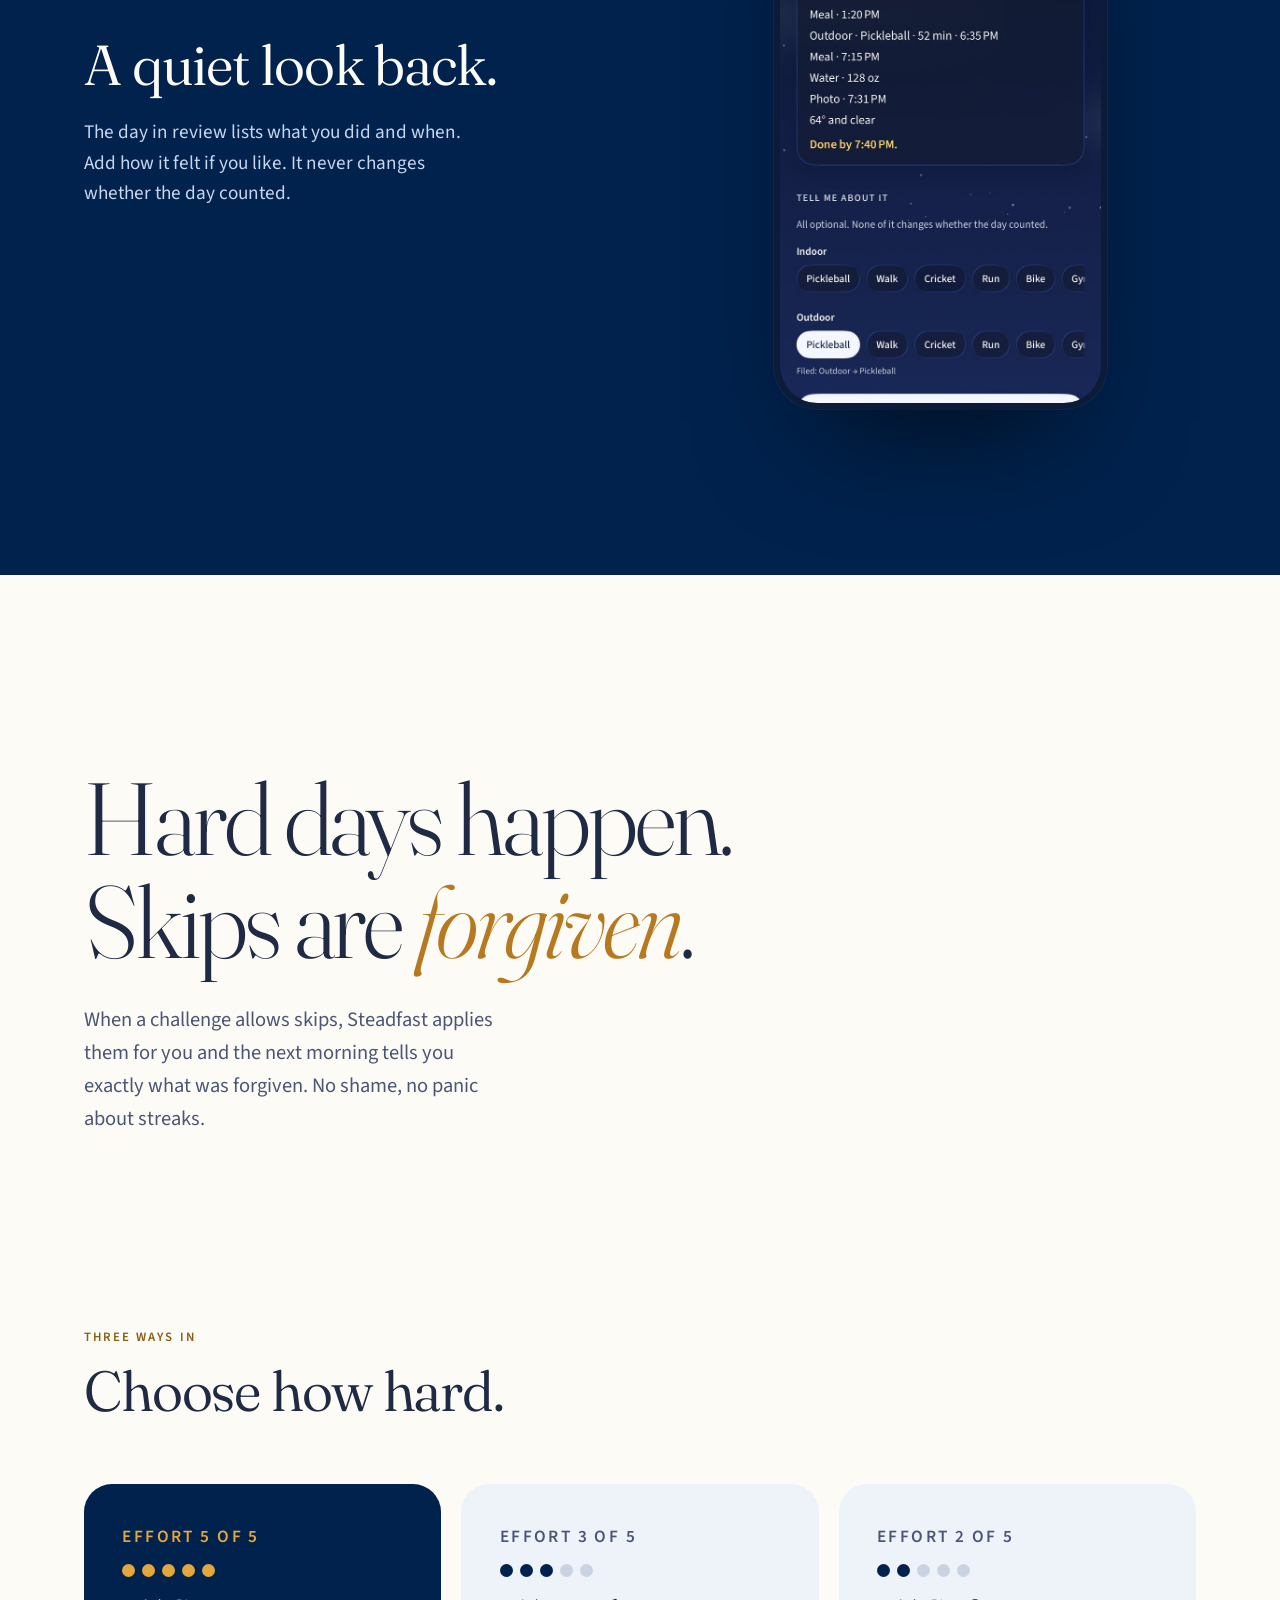
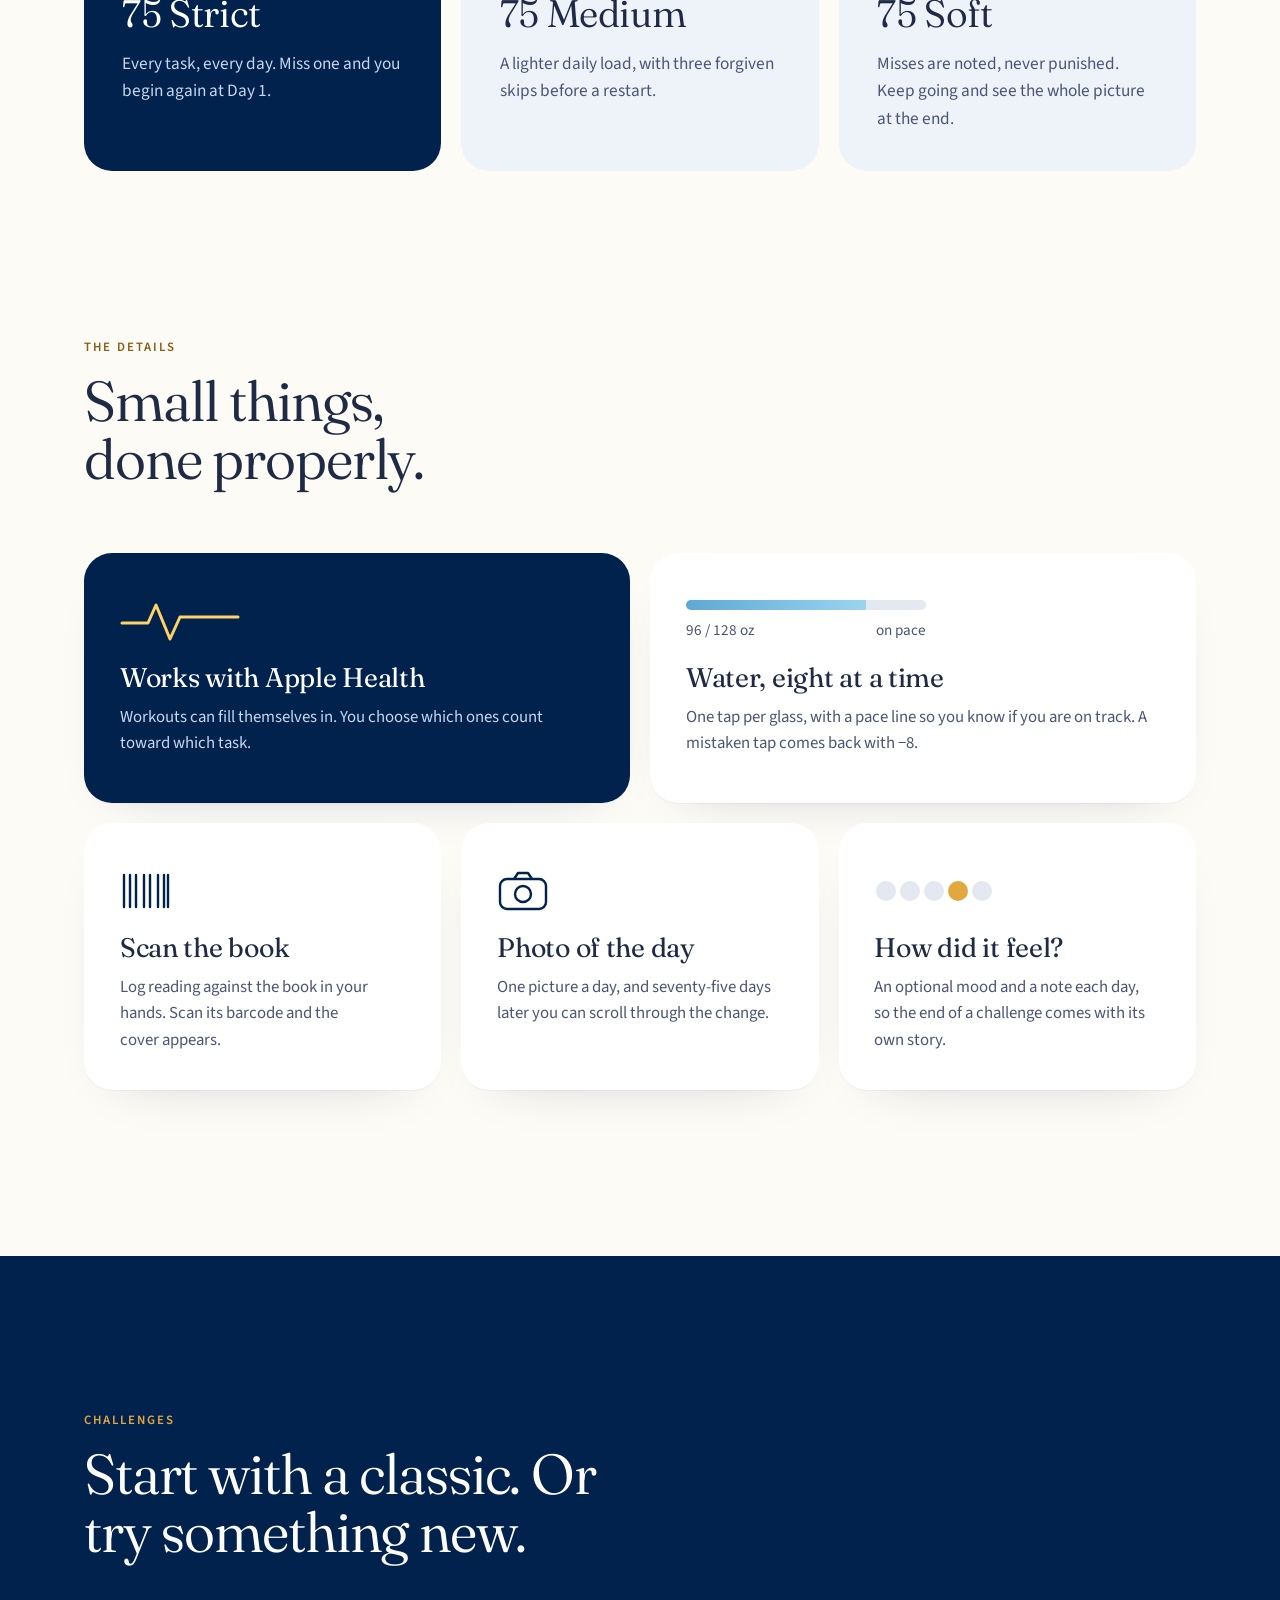
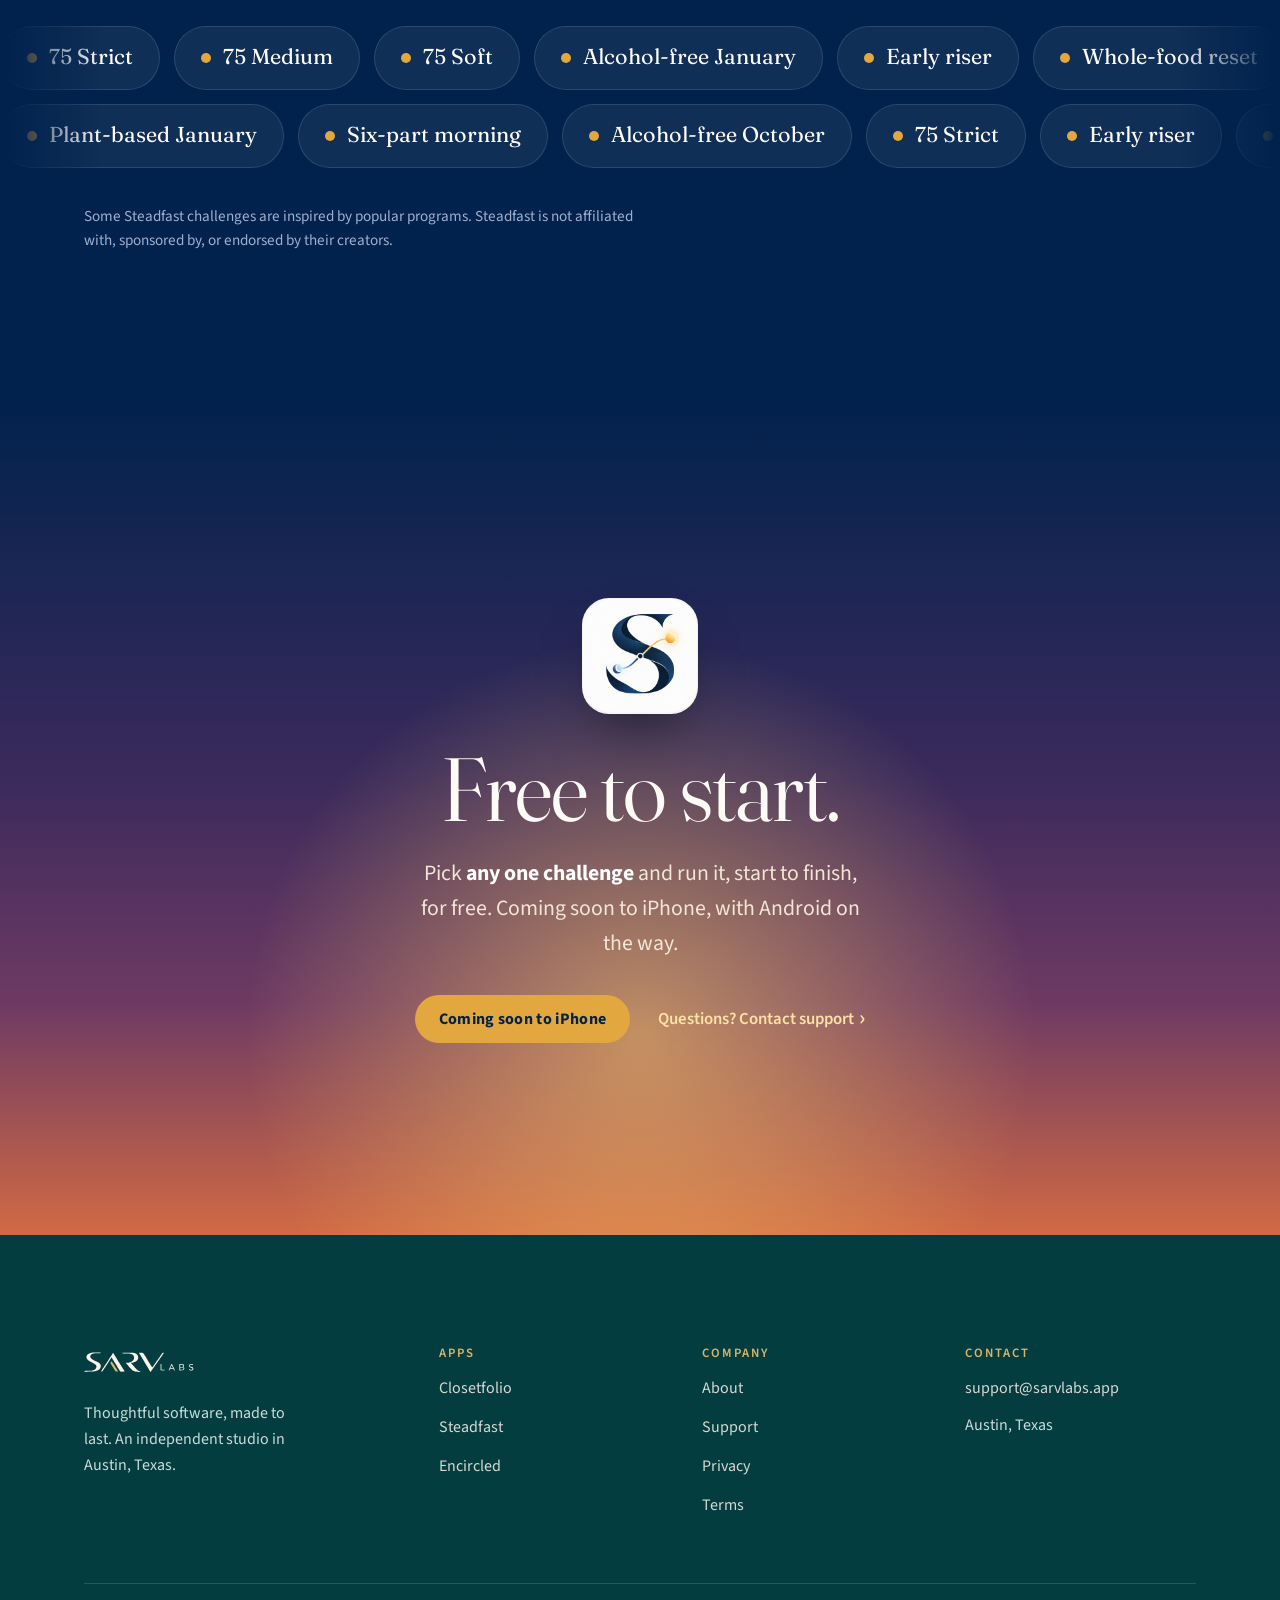
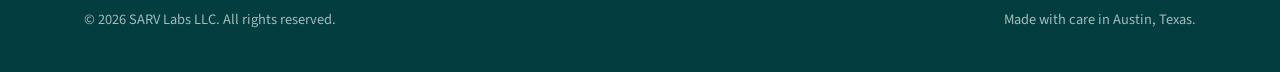
<file: steadfast/index.html>
<!doctype html>
<html lang="en">
<head>
<meta charset="utf-8">
<meta name="viewport" content="width=device-width, initial-scale=1, viewport-fit=cover">
<meta name="theme-color" content="#FAF4EA">
<link rel="icon" href="icon-32.png" sizes="32x32" type="image/png">
<link rel="apple-touch-icon" href="icon-180.png">
<link rel="preload" href="../assets/fonts/fraunces.woff2" as="font" type="font/woff2" crossorigin>
<link rel="stylesheet" href="../assets/css/site.css">
<title>Steadfast</title>
<meta name="description" content="Steadfast: 1% better every day. A challenge tracker for habits, health and fitness, by SARV Labs. Coming soon to iPhone.">
<meta name="theme-color" content="#01143A">
<style>
  :root {
    --navy: #01224D; --night: #01143A; --sf-gold: #E3A73F; --moon: #ADD3F9; --sf-cream: #FDFBF6;
    --sf-ink: #1F2A44; --sf-ink-2: #4A5673;
  }
  body.sf { background: var(--night); color: var(--sf-cream); }
  .sf .label { color: var(--sf-gold); }

  /* Product nav */
  .pnav { position: fixed; inset: 0 0 auto 0; z-index: 50; padding-top: env(safe-area-inset-top, 0px); background: rgba(1, 20, 58, .62); backdrop-filter: saturate(1.5) blur(18px); -webkit-backdrop-filter: saturate(1.5) blur(18px); border-bottom: 1px solid rgba(253, 251, 246, .08); }
  .pnav__inner { height: 56px; display: flex; align-items: center; justify-content: space-between; gap: 20px; }
  .pnav__brand { display: flex; align-items: center; gap: 14px; text-decoration: none; color: var(--sf-cream); }
  .pnav__brand img.icon { width: 28px; height: 28px; border-radius: 7px; }
  .pnav__brand b { font-family: var(--serif); font-weight: 400; font-size: 1.35rem; letter-spacing: -.01em; }
  .pnav__by { display: flex; align-items: center; padding-left: 14px; border-left: 1px solid rgba(253,251,246,.2); opacity: .75; transition: opacity .3s; }
  .pnav__by:hover { opacity: 1; }
  .pnav__by img { height: 15px; width: auto; }
  .pnav__links { display: flex; align-items: center; gap: clamp(14px, 2.4vw, 28px); list-style: none; margin: 0; padding: 0; }
  .pnav__links a { color: var(--sf-cream); text-decoration: none; font-size: .92rem; opacity: .78; }
  .pnav__links a:hover { opacity: 1; }
  .pill { display: inline-flex; align-items: center; min-height: 32px; padding: 0 14px; border-radius: 999px; background: var(--sf-gold); color: var(--navy); font-size: .82rem; font-weight: 700; letter-spacing: .02em; white-space: nowrap; }
  @media (max-width: 640px) { .pnav__links li.hide-sm, .pnav__by { display: none; } }

  .device { position: relative; aspect-ratio: 700 / 1277; border-radius: clamp(30px, 3.4vw, 46px); overflow: hidden; background: #0B1B38; border: clamp(5px, .5vw, 7px) solid #0B1B38; box-shadow: 0 60px 120px -50px rgba(0, 0, 0, .7), 0 0 0 1px rgba(255,255,255,.06); }
  .device img { position: absolute; inset: 0; width: 100%; height: 100%; object-fit: cover; object-position: top; }

  /* 1 · Hero */
  .hero { position: relative; overflow: hidden; text-align: center; padding-top: calc(56px + env(safe-area-inset-top, 0px) + clamp(56px, 9vw, 120px)); background: linear-gradient(180deg, #01143A 0%, #01224D 42%, #3B2A5C 70%, #6E3A63 86%, #B85A4A 100%); }
  .stars { position: absolute; inset: 0 0 40% 0; pointer-events: none; background-image:
      radial-gradient(1.2px 1.2px at 12% 18%, #fff 60%, transparent), radial-gradient(1px 1px at 27% 42%, #fff 60%, transparent),
      radial-gradient(1.4px 1.4px at 44% 12%, #fff 60%, transparent), radial-gradient(1px 1px at 63% 30%, #fff 60%, transparent),
      radial-gradient(1.3px 1.3px at 78% 16%, #fff 60%, transparent), radial-gradient(1px 1px at 88% 44%, #fff 60%, transparent),
      radial-gradient(1px 1px at 6% 52%, #fff 60%, transparent), radial-gradient(1.2px 1.2px at 55% 55%, #fff 60%, transparent),
      radial-gradient(1px 1px at 35% 70%, #fff 60%, transparent), radial-gradient(1.1px 1.1px at 94% 66%, #fff 60%, transparent);
    opacity: .7; animation: twinkle 5s ease-in-out infinite alternate; }
  @keyframes twinkle { from { opacity: .35; } to { opacity: .8; } }
  .hero__sun { position: absolute; left: 50%; bottom: 8%; width: min(70vw, 760px); aspect-ratio: 1; border-radius: 50%; transform: translate(-50%, 55%); background: radial-gradient(circle, rgba(255, 209, 102, .55) 0%, rgba(227, 167, 63, .25) 30%, rgba(209, 106, 68, 0) 62%); animation: sunrise 3s var(--ease) .2s both; pointer-events: none; }
  @keyframes sunrise { from { transform: translate(-50%, 90%); opacity: 0; } to { transform: translate(-50%, 55%); opacity: 1; } }
  .hero__icon { width: 88px; height: 88px; border-radius: 21px; margin: 0 auto; box-shadow: 0 20px 40px -16px rgba(0,0,0,.6); animation: pop 1s var(--ease) both; }
  .hero h1 { font-size: clamp(4.2rem, 13vw, 11.5rem); font-weight: 300; letter-spacing: -.035em; line-height: .95; margin-top: 22px; animation: rise 1.2s var(--ease) .12s both; }
  .hero__tag { font-family: var(--serif); font-style: italic; font-size: clamp(1.5rem, 3vw, 2.4rem); color: var(--moon); margin-top: 10px; animation: rise 1.2s var(--ease) .28s both; }
  .hero__cta { display: flex; justify-content: center; align-items: center; gap: 14px 28px; flex-wrap: wrap; margin-top: 34px; animation: rise 1.2s var(--ease) .44s both; }
  .hero__cta .more { color: #FFD9A0; }
  @keyframes rise { from { opacity: 0; transform: translateY(30px); } to { opacity: 1; transform: none; } }
  @keyframes pop { from { opacity: 0; transform: scale(.8); } to { opacity: 1; transform: none; } }
  .hero__stage { position: relative; height: clamp(560px, 78vw, 900px); margin-top: clamp(48px, 7vw, 88px); perspective: 1400px; }
  .hero__device { position: absolute; left: 50%; top: 0; width: clamp(250px, 30vw, 380px); transform-origin: 50% 0;
    transform: translateX(-50%) translateY(calc(var(--p, 0) * -60px)) rotateX(calc(14deg - var(--p, 0) * 14deg)) scale(calc(.94 + var(--p, 0) * .08));
    animation: deviceIn 1.6s var(--ease) .5s both; }
  @keyframes deviceIn { from { opacity: 0; translate: 0 120px; } to { opacity: 1; translate: 0 0; } }

  /* 2 · Statement */
  .statement { background: var(--navy); padding-block: clamp(110px, 14vw, 200px); }
  .statement p { font-family: var(--serif); font-weight: 350; font-size: clamp(2rem, 4.6vw, 4.1rem); line-height: 1.12; letter-spacing: -.02em; max-width: 20ch; }

  /* 3 · Sky scene */
  .sky { position: relative; height: 380vh; }
  .sky__stage { position: sticky; top: 0; height: 100vh; height: 100svh; overflow: hidden; background: linear-gradient(180deg, var(--top, #2F6FBF), var(--bot, #9CC4F0)); }
  .sky__stage::before { content: ""; position: absolute; inset: 0; background: linear-gradient(90deg, rgba(1, 20, 58, .38), rgba(1, 20, 58, 0) 62%); pointer-events: none; }
  .sky__orb { position: absolute; width: clamp(90px, 10vw, 150px); aspect-ratio: 1; border-radius: 50%; left: var(--ox, 70%); top: var(--oy, 20%); transform: translate(-50%, -50%); background: radial-gradient(circle, var(--orb, #FFF3D6) 0%, var(--orb, #FFF3D6) 38%, rgba(255,255,255,0) 70%); filter: blur(1px); transition: background .6s; }
  .sky__inner { position: relative; height: 100%; display: grid; grid-template-columns: minmax(0, 1fr) minmax(0, 1fr); align-items: center; gap: 32px; padding-top: 56px; }
  .captions { position: relative; min-height: 340px; }
  .cap { position: absolute; inset: 0 0 auto 0; display: grid; gap: 16px; opacity: 0; transform: translateY(24px); transition: opacity .7s var(--ease), transform .8s var(--ease); pointer-events: none; }
  .cap.on { opacity: 1; transform: none; pointer-events: auto; }
  .cap .label { color: #FFE2A8; }
  .cap h2 { font-size: clamp(2.3rem, 4.6vw, 4.2rem); color: #fff; text-shadow: 0 2px 30px rgba(1,20,58,.25); max-width: 13ch; }
  .cap p { font-size: clamp(1.1rem, 1.5vw, 1.3rem); color: rgba(255,255,255,.92); max-width: 36ch; }
  .sky__device { justify-self: center; width: clamp(230px, 24vw, 330px); }
  .sky__device img { opacity: 0; transition: opacity .8s var(--ease); }
  .sky__device img.on { opacity: 1; }
  .ticks { display: flex; gap: 8px; margin-top: 28px; }
  .ticks span { width: 28px; height: 3px; border-radius: 2px; background: rgba(255,255,255,.3); overflow: hidden; position: relative; }
  .ticks span i { position: absolute; inset: 0; background: #fff; transform-origin: left; transform: scaleX(var(--f, 0)); }
  @media (max-width: 820px) {
    .sky__inner { grid-template-columns: 1fr; align-content: center; gap: 20px; padding-top: 80px; }
    .captions { min-height: 230px; }
    .cap h2 { font-size: 2.1rem; }
    .sky__device { width: min(52vw, 230px); }
    .sky__stage::before { background: linear-gradient(180deg, rgba(1,20,58,.4), rgba(1,20,58,0) 55%); }
  }

  /* Light sections */
  .light { background: var(--sf-cream); color: var(--sf-ink); }
  .light .label { color: #8A5D14; }
  .split { display: grid; grid-template-columns: minmax(0, 1fr) minmax(0, 1fr); align-items: center; gap: 48px clamp(40px, 7vw, 120px); padding-block: clamp(110px, 13vw, 190px); }
  .split h2 { font-size: var(--fs-h2); margin-top: 14px; max-width: 13ch; }
  .split p.body { margin-top: 22px; font-size: 1.2rem; color: var(--sf-ink-2); max-width: 40ch; }
  .dark .split p.body { color: #C8D6EE; }
  .split .device { width: clamp(240px, 26vw, 340px); justify-self: center; }
  .split--flip > :first-child { order: 2; }
  @media (max-width: 820px) { .split { grid-template-columns: 1fr; } .split--flip > :first-child { order: 0; } }
  .choice { display: flex; gap: 10px; margin-top: 28px; flex-wrap: wrap; }
  .choice span { display: inline-flex; align-items: center; min-height: 44px; padding: 0 20px; border-radius: 999px; font-weight: 600; font-size: 1rem; }
  .choice span:first-child { background: #1B2338; color: #fff; }
  .choice span:last-child { background: var(--navy); color: #fff; box-shadow: 0 0 0 1px rgba(255,255,255,.08) inset; }

  /* 5 · Journey */
  .journey { background: linear-gradient(180deg, #01143A, #01224D); padding-block: clamp(110px, 13vw, 180px); }
  .journey__head { display: grid; grid-template-columns: minmax(0, 1.2fr) minmax(0, 1fr); gap: 32px 64px; align-items: end; }
  .journey__head h2 { font-size: var(--fs-h2); margin-top: 14px; max-width: 14ch; }
  .journey__head p { font-size: 1.2rem; color: #C8D6EE; max-width: 40ch; }
  @media (max-width: 820px) { .journey__head { grid-template-columns: 1fr; } }
  .road { margin-top: clamp(48px, 6vw, 80px); }
  .road svg { width: 100%; height: auto; overflow: visible; }
  .road__track { fill: none; stroke: rgba(255,255,255,.12); stroke-width: 10; stroke-linecap: round; stroke-linejoin: round; }
  .road__done { fill: none; stroke: #FFD166; stroke-opacity: .9; stroke-width: 10; stroke-linecap: round; stroke-linejoin: round; }
  .coin { fill: #1B2A5C; stroke: rgba(255,255,255,.35); stroke-width: 2; transition: fill .35s, stroke .35s; }
  .coin.done { fill: #FFB703; stroke: #FFD166; stroke-width: 4; }
  .coin.ms { stroke: #FFD166; stroke-dasharray: 5 5; stroke-width: 2.5; }
  .coin.ms.done { stroke-dasharray: none; }
  .road__meta { margin-top: 28px; display: flex; justify-content: space-between; gap: 16px; flex-wrap: wrap; font-size: 1.1rem; color: #C8D6EE; font-variant-numeric: tabular-nums; }
  .road__meta b { font-family: var(--serif); font-weight: 400; font-size: 2rem; color: #FFD166; }

  /* 7 · Forgiven */
  .forgiven { padding-block: clamp(120px, 15vw, 210px); }
  .forgiven h2 { font-size: clamp(3rem, 8vw, 7.4rem); font-weight: 300; line-height: 1; letter-spacing: -.03em; max-width: 12ch; }
  .forgiven h2 em { color: #B7791F; }
  .forgiven p { margin-top: 32px; font-size: clamp(1.15rem, 1.6vw, 1.4rem); color: var(--sf-ink-2); max-width: 44ch; }

  /* 8 · Ladder */
  .ladder { padding-bottom: clamp(110px, 13vw, 180px); }
  .ladder h2 { font-size: var(--fs-h2); max-width: 16ch; margin-top: 14px; }
  .rungs { margin-top: clamp(40px, 5vw, 64px); display: grid; grid-template-columns: repeat(3, 1fr); gap: 20px; }
  @media (max-width: 860px) { .rungs { grid-template-columns: 1fr; } }
  .rung { border-radius: 28px; padding: clamp(28px, 3vw, 40px); display: grid; gap: 14px; align-content: start; background: #EEF3FA; min-height: 280px; transition: transform .5s var(--ease), box-shadow .5s var(--ease); }
  .rung:hover { transform: translateY(-6px); box-shadow: 0 30px 60px -36px rgba(1,34,77,.45); }
  .rung--strict { background: var(--navy); color: #fff; }
  .rung h3 { font-size: clamp(2rem, 3vw, 2.6rem); font-weight: 350; }
  .rung p { color: var(--sf-ink-2); font-size: 1.08rem; }
  .rung--strict p { color: #C8D6EE; }
  .dots { display: flex; gap: 7px; }
  .dots i { width: 13px; height: 13px; border-radius: 50%; background: #C9D3E2; transform: scale(.4); opacity: .4; transition: transform .5s var(--ease), opacity .5s, background-color .5s; transition-delay: calc(var(--k) * 90ms + .2s); }
  .rung.is-in .dots i { transform: none; opacity: 1; }
  .rung.is-in .dots i.f { background: var(--navy); }
  .rung--strict.is-in .dots i.f { background: var(--sf-gold); }
  .rung--strict .dots i { background: rgba(255,255,255,.2); }
  .effort { font-size: .82rem; font-weight: 600; letter-spacing: .14em; text-transform: uppercase; color: #8A5D14; }
  .rung--strict .effort { color: var(--sf-gold); }

  /* 9 · Bento */
  .bento-wrap { padding-bottom: clamp(110px, 13vw, 180px); }
  .bento-wrap h2 { font-size: var(--fs-h2); margin-top: 14px; max-width: 16ch; }
  .bento { margin-top: clamp(40px, 5vw, 64px); display: grid; grid-template-columns: repeat(6, minmax(0, 1fr)); gap: 20px; }
  .cell { border-radius: 28px; padding: clamp(26px, 2.8vw, 36px); background: #fff; box-shadow: 0 1px 0 rgba(1,34,77,.04), 0 20px 50px -40px rgba(1,34,77,.35); display: grid; gap: 10px; align-content: start; grid-column: span 2; min-height: 250px; }
  .cell--wide { grid-column: span 3; }
  .cell--navy { background: var(--navy); color: #fff; }
  .cell--navy p { color: #C8D6EE !important; }
  .cell h3 { font-size: clamp(1.5rem, 2.1vw, 1.9rem); }
  .cell p { color: var(--sf-ink-2); font-size: 1.05rem; }
  .cell__art { height: 64px; display: flex; align-items: center; }
  @media (max-width: 980px) { .bento { grid-template-columns: repeat(2, minmax(0, 1fr)); } .cell, .cell--wide { grid-column: span 1; } }
  @media (max-width: 600px) { .bento { grid-template-columns: 1fr; } }
  .water { width: 100%; max-width: 240px; }
  .water__bar { height: 10px; border-radius: 6px; background: #E3E8F1; position: relative; overflow: hidden; }
  .water__bar i { position: absolute; inset: 0; background: linear-gradient(90deg, #5FA8D3, #9BD4F0); transform-origin: left; transform: scaleX(.2); transition: transform 1.6s var(--ease) .3s; }
  .cell.is-in .water__bar i { transform: scaleX(.75); }
  .water__meta { display: flex; justify-content: space-between; margin-top: 8px; font-size: .95rem; color: var(--sf-ink-2); font-variant-numeric: tabular-nums; }

  /* 10 · Challenges marquee */
  .catalog { background: var(--navy); padding-block: clamp(100px, 12vw, 160px); overflow: hidden; }
  .catalog h2 { font-size: var(--fs-h2); margin-top: 14px; max-width: 16ch; }
  .marquee { margin-top: clamp(40px, 5vw, 64px); display: grid; gap: 14px; mask-image: linear-gradient(90deg, transparent, #000 8%, #000 92%, transparent); -webkit-mask-image: linear-gradient(90deg, transparent, #000 8%, #000 92%, transparent); }
  .marquee__row { display: flex; gap: 14px; width: max-content; animation: slide 46s linear infinite; }
  .marquee__row--rev { animation-direction: reverse; animation-duration: 54s; }
  .marquee:hover .marquee__row { animation-play-state: paused; }
  .chip { display: inline-flex; align-items: center; gap: 12px; min-height: 64px; padding: 0 26px; border-radius: 999px; background: rgba(255,255,255,.06); border: 1px solid rgba(255,255,255,.12); font-family: var(--serif); font-size: 1.35rem; white-space: nowrap; }
  .chip i { width: 10px; height: 10px; border-radius: 50%; background: var(--sf-gold); }
  @keyframes slide { to { transform: translateX(-50%); } }
  .catalog small { display: block; margin-top: 36px; color: #9FB0CF; font-size: .95rem; max-width: 70ch; }
  @media (prefers-reduced-motion: reduce) { .marquee__row { animation: none; flex-wrap: wrap; width: auto; } .marquee__row[aria-hidden] { display: none; } }

  /* 11 · Finale */
  .finale { position: relative; overflow: hidden; text-align: center; padding-block: clamp(120px, 15vw, 220px); background: linear-gradient(180deg, #01224D 0%, #3B2A5C 45%, #6E3A63 72%, #D16A44 100%); }
  .finale__glow { position: absolute; left: 50%; bottom: -30%; width: min(90vw, 900px); aspect-ratio: 1; transform: translateX(-50%); border-radius: 50%; background: radial-gradient(circle, rgba(255, 209, 102, .55), rgba(209, 106, 68, 0) 62%); pointer-events: none; }
  .finale > .wrap { position: relative; }
  .finale img { width: 116px; height: 116px; border-radius: 27px; margin: 0 auto; box-shadow: 0 30px 60px -24px rgba(0,0,0,.6); }
  .finale h2 { font-size: clamp(2.8rem, 7vw, 6rem); margin-top: 28px; }
  .finale .free { margin: 22px auto 0; font-size: clamp(1.15rem, 1.7vw, 1.45rem); color: #F3E5D8; max-width: 40ch; }
  .finale .free b { color: #fff; }
  .finale .hero__cta { animation: none; }
  .fineprint { margin-top: 56px; font-size: .9rem; color: rgba(253,251,246,.7); max-width: 60ch; margin-inline: auto; }
</style>
</head>
<body class="sf">
<a class="skip" href="#main">Skip to content</a>
<header class="pnav">
  <div class="wrap pnav__inner">
    <div style="display:flex; align-items:center; gap:14px">
      <a class="pnav__brand" href="index.html"><img class="icon" src="../assets/img/sf-icon.png" alt="" width="28" height="28"><b>Steadfast</b></a>
      <a class="pnav__by" href="../index.html" aria-label="By SARV Labs"><img src="../assets/img/logo-cream.svg" alt="SARV Labs" width="47" height="15"></a>
    </div>
    <ul class="pnav__links">
      <li class="hide-sm"><a href="#how">How it works</a></li>
      <li class="hide-sm"><a href="privacy.html">Privacy</a></li>
      <li class="hide-sm"><a href="../support.html">Support</a></li>
      <li><span class="pill">Coming soon</span></li>
    </ul>
  </div>
</header>

<main id="main">
  <!-- 1 · Hero -->
  <section class="hero" data-scene aria-labelledby="sf-title">
    <div class="stars" aria-hidden="true"></div>
    <div class="hero__sun" aria-hidden="true"></div>
    <div class="wrap" style="position: relative">
      <img class="hero__icon" src="../assets/img/sf-icon.png" alt="Steadfast app icon" width="88" height="88">
      <h1 id="sf-title">Steadfast</h1>
      <p class="hero__tag">1% better every day.</p>
      <div class="hero__cta">
        <span class="pill" style="min-height: 44px; padding: 0 22px; font-size: .95rem">Coming soon to iPhone</span>
        <a class="more" href="#how">See how it works</a>
      </div>
    </div>
    <div class="hero__stage" aria-hidden="true">
      <div class="device hero__device"><img src="../assets/img/sf-golden.jpg" alt=""></div>
    </div>
  </section>

  <!-- 2 · Statement -->
  <section class="statement" id="how">
    <div class="wrap">
      <p data-scrub>Pick a challenge. Show up every day. Watch small promises add up to something you are proud of.</p>
    </div>
  </section>

  <!-- 3 · Sky scene -->
  <section class="sky" data-scene="sticky" id="sky" aria-label="A day in Steadfast, from morning to night">
    <div class="sky__stage">
      <div class="sky__orb" aria-hidden="true"></div>
      <div class="wrap sky__inner">
        <div>
          <div class="captions">
            <div class="cap on">
              <p class="label">Morning</p>
              <h2>A sky that knows your day.</h2>
              <p>The Today screen follows the real time and weather where you are. A clear morning looks like a clear morning.</p>
            </div>
            <div class="cap">
              <p class="label">Golden hour</p>
              <h2>Your day, as a wave.</h2>
              <p>Every task sits along a gentle timeline at the time you planned it. Check them off as you go.</p>
            </div>
            <div class="cap">
              <p class="label">Night</p>
              <h2>Night falls. The day is kept.</h2>
              <p>Finish the list and the day turns gold on your Journey. Tomorrow starts fresh.</p>
            </div>
          </div>
          <div class="ticks" aria-hidden="true"><span><i></i></span><span><i></i></span><span><i></i></span></div>
        </div>
        <div class="device sky__device">
          <img class="on" src="../assets/img/sf-day.jpg" alt="Steadfast Today screen on a clear morning">
          <img src="../assets/img/sf-golden.jpg" alt="Steadfast Today screen at golden hour">
          <img src="../assets/img/sf-night.jpg" alt="Steadfast Today screen at night, with the moon">
        </div>
      </div>
    </div>
  </section>

  <!-- 4 · Weather -->
  <section class="light">
    <div class="wrap split">
      <div class="device" data-reveal="scale"><img src="../assets/img/sf-rain.jpg" alt="A rain notice: outdoor workout in a wet slot, with options to wait for 6:55 PM or go anyway"></div>
      <div>
        <p class="label" data-reveal>Weather-aware</p>
        <h2 data-reveal style="--d:.06s">Rain at 3:55? It already knows.</h2>
        <p class="body" data-reveal style="--d:.12s">When an outdoor workout lands in a wet slot, Steadfast checks the forecast and offers to wait for the dry spell. Or you go anyway. It suggests; you decide.</p>
        <div class="choice" data-reveal style="--d:.18s" aria-hidden="true"><span>Wait for 6:55 PM</span><span>Go anyway</span></div>
      </div>
    </div>
  </section>

  <!-- 5 · Journey -->
  <section class="journey" data-scene id="journey">
    <div class="wrap">
      <div class="journey__head">
        <div>
          <p class="label" data-reveal>Journey</p>
          <h2 data-reveal style="--d:.06s">Seventy-five days. One road.</h2>
        </div>
        <p data-reveal style="--d:.12s">Every day you keep becomes a gold coin on the road. The milestones at 25, 50 and 75 are always in view.</p>
      </div>
      <div class="road" aria-hidden="true"><svg id="road" viewBox="0 0 1200 460"></svg></div>
      <div class="road__meta" aria-live="off"><span><b id="dayNum">Day 1</b> of 75</span><span id="toGo">74 days to go</span></div>
    </div>
  </section>

  <!-- 6 · Review -->
  <section class="dark" style="background: var(--navy)">
    <div class="wrap split split--flip">
      <div class="device" data-reveal="scale"><img src="../assets/img/sf-review.jpg" alt="Day in review: Day 12, kept, with every task and the time it was done"></div>
      <div>
        <p class="label" data-reveal>Every evening</p>
        <h2 data-reveal style="--d:.06s">A quiet look back.</h2>
        <p class="body" data-reveal style="--d:.12s">The day in review lists what you did and when. Add how it felt if you like. It never changes whether the day counted.</p>
      </div>
    </div>
  </section>

  <!-- 7 · Forgiven -->
  <section class="light forgiven">
    <div class="wrap">
      <h2 data-reveal>Hard days happen. Skips are <em>forgiven</em>.</h2>
      <p data-reveal style="--d:.12s">When a challenge allows skips, Steadfast applies them for you and the next morning tells you exactly what was forgiven. No shame, no panic about streaks.</p>
    </div>
  </section>

  <!-- 8 · Ladder -->
  <section class="light ladder">
    <div class="wrap">
      <p class="label" data-reveal>Three ways in</p>
      <h2 data-reveal style="--d:.06s">Choose how hard.</h2>
      <div class="rungs">
        <article class="rung rung--strict" data-reveal>
          <p class="effort">Effort 5 of 5</p>
          <div class="dots" aria-hidden="true"><i class="f" style="--k:0"></i><i class="f" style="--k:1"></i><i class="f" style="--k:2"></i><i class="f" style="--k:3"></i><i class="f" style="--k:4"></i></div>
          <h3>75 Strict</h3>
          <p>Every task, every day. Miss one and you begin again at Day 1.</p>
        </article>
        <article class="rung" data-reveal style="--d:.1s">
          <p class="effort">Effort 3 of 5</p>
          <div class="dots" aria-hidden="true"><i class="f" style="--k:0"></i><i class="f" style="--k:1"></i><i class="f" style="--k:2"></i><i style="--k:3"></i><i style="--k:4"></i></div>
          <h3>75 Medium</h3>
          <p>A lighter daily load, with three forgiven skips before a restart.</p>
        </article>
        <article class="rung" data-reveal style="--d:.2s">
          <p class="effort">Effort 2 of 5</p>
          <div class="dots" aria-hidden="true"><i class="f" style="--k:0"></i><i class="f" style="--k:1"></i><i style="--k:2"></i><i style="--k:3"></i><i style="--k:4"></i></div>
          <h3>75 Soft</h3>
          <p>Misses are noted, never punished. Keep going and see the whole picture at the end.</p>
        </article>
      </div>
    </div>
  </section>

  <!-- 9 · Bento -->
  <section class="light bento-wrap">
    <div class="wrap">
      <p class="label" data-reveal>The details</p>
      <h2 data-reveal style="--d:.06s">Small things, done properly.</h2>
      <div class="bento">
        <div class="cell cell--wide cell--navy" data-reveal>
          <div class="cell__art" aria-hidden="true"><svg width="120" height="44" viewBox="0 0 120 44" fill="none"><path d="M2 24h26l8-18 14 34 10-22h58" stroke="#FFD166" stroke-width="3" stroke-linecap="round" stroke-linejoin="round"/></svg></div>
          <h3>Works with Apple Health</h3>
          <p>Workouts can fill themselves in. You choose which ones count toward which task.</p>
        </div>
        <div class="cell cell--wide" data-reveal style="--d:.08s">
          <div class="cell__art" aria-hidden="true"><div class="water"><div class="water__bar"><i></i></div><div class="water__meta"><span>96 / 128 oz</span><span>on pace</span></div></div></div>
          <h3>Water, eight at a time</h3>
          <p>One tap per glass, with a pace line so you know if you are on track. A mistaken tap comes back with −8.</p>
        </div>
        <div class="cell" data-reveal>
          <div class="cell__art" aria-hidden="true"><svg width="52" height="44" viewBox="0 0 52 44" fill="none" stroke="#01224D" stroke-width="2.4" stroke-linecap="round"><path d="M4 6v32M10 6v32M16 6v32M24 6v32M30 6v32M38 6v32M44 6v32M48 6v32"/></svg></div>
          <h3>Scan the book</h3>
          <p>Log reading against the book in your hands. Scan its barcode and the cover appears.</p>
        </div>
        <div class="cell" data-reveal style="--d:.08s">
          <div class="cell__art" aria-hidden="true"><svg width="52" height="44" viewBox="0 0 52 44" fill="none" stroke="#01224D" stroke-width="2.4" stroke-linejoin="round"><rect x="3" y="10" width="46" height="30" rx="7"/><circle cx="26" cy="25" r="8"/><path d="M17 10l4-6h10l4 6"/></svg></div>
          <h3>Photo of the day</h3>
          <p>One picture a day, and seventy-five days later you can scroll through the change.</p>
        </div>
        <div class="cell" data-reveal style="--d:.16s">
          <div class="cell__art" aria-hidden="true"><svg width="120" height="30" viewBox="0 0 120 30"><circle cx="12" cy="15" r="10" fill="#E3E8F1"/><circle cx="36" cy="15" r="10" fill="#E3E8F1"/><circle cx="60" cy="15" r="10" fill="#E3E8F1"/><circle cx="84" cy="15" r="10" fill="#E3A73F"/><circle cx="108" cy="15" r="10" fill="#E3E8F1"/></svg></div>
          <h3>How did it feel?</h3>
          <p>An optional mood and a note each day, so the end of a challenge comes with its own story.</p>
        </div>
      </div>
    </div>
  </section>

  <!-- 10 · Challenges -->
  <section class="catalog">
    <div class="wrap">
      <p class="label" data-reveal>Challenges</p>
      <h2 data-reveal style="--d:.06s">Start with a classic. Or try something new.</h2>
    </div>
    <div class="marquee">
      <div class="marquee__row">
        <span class="chip"><i></i>75 Strict</span><span class="chip"><i></i>75 Medium</span><span class="chip"><i></i>75 Soft</span><span class="chip"><i></i>Alcohol-free January</span><span class="chip"><i></i>Early riser</span><span class="chip"><i></i>Whole-food reset</span>
        <span class="chip" aria-hidden="true"><i></i>75 Strict</span><span class="chip" aria-hidden="true"><i></i>75 Medium</span><span class="chip" aria-hidden="true"><i></i>75 Soft</span><span class="chip" aria-hidden="true"><i></i>Alcohol-free January</span><span class="chip" aria-hidden="true"><i></i>Early riser</span><span class="chip" aria-hidden="true"><i></i>Whole-food reset</span>
      </div>
      <div class="marquee__row marquee__row--rev">
        <span class="chip"><i></i>Plant-based January</span><span class="chip"><i></i>Six-part morning</span><span class="chip"><i></i>Alcohol-free October</span><span class="chip"><i></i>75 Strict</span><span class="chip"><i></i>Early riser</span>
        <span class="chip" aria-hidden="true"><i></i>Plant-based January</span><span class="chip" aria-hidden="true"><i></i>Six-part morning</span><span class="chip" aria-hidden="true"><i></i>Alcohol-free October</span><span class="chip" aria-hidden="true"><i></i>75 Strict</span><span class="chip" aria-hidden="true"><i></i>Early riser</span>
      </div>
    </div>
    <div class="wrap"><small>Some Steadfast challenges are inspired by popular programs. Steadfast is not affiliated with, sponsored by, or endorsed by their creators.</small></div>
  </section>

  <!-- 11 · Finale -->
  <section class="finale">
    <div class="finale__glow" aria-hidden="true"></div>
    <div class="wrap">
      <img src="../assets/img/sf-icon.png" alt="Steadfast app icon" width="116" height="116" data-reveal="scale">
      <h2 data-reveal style="--d:.08s">Free to start.</h2>
      <p class="free" data-reveal style="--d:.16s">Pick <b>any one challenge</b> and run it, start to finish, for free. Coming soon to iPhone, with Android on the way.</p>
      <div class="hero__cta" data-reveal style="--d:.24s">
        <span class="pill" style="min-height: 48px; padding: 0 24px; font-size: 1rem">Coming soon to iPhone</span>
        <a class="more" href="../support.html" style="color: #FFE2A8">Questions? Contact support</a>
      </div>
    </div>
  </section>
</main>

<footer class="footer">
  <div class="wrap">
    <div class="footer__top">
      <div class="footer__brand">
        <img src="../assets/img/logo-cream.svg" alt="SARV Labs" width="112" height="36">
        <p>Thoughtful software, made to last. An independent studio in Austin, Texas.</p>
      </div>
      <div>
        <h4>Apps</h4>
        <ul>
          <li><a href="../closetfolio/index.html">Closetfolio</a></li>
          <li><a href="../steadfast/index.html">Steadfast</a></li>
          <li><a href="../encircled/index.html">Encircled</a></li>
        </ul>
      </div>
      <div>
        <h4>Company</h4>
        <ul>
          <li><a href="../about.html">About</a></li>
          <li><a href="../support.html">Support</a></li>
          <li><a href="../privacy.html">Privacy</a></li>
          <li><a href="../steadfast/terms.html">Terms</a></li>
        </ul>
      </div>
      <div>
        <h4>Contact</h4>
        <ul>
          <li><a href="mailto:support@sarvlabs.app">support@sarvlabs.app</a></li>
          <li style="color: var(--on-teal); font-size: 1rem">Austin, Texas</li>
        </ul>
      </div>
    </div>
    <div class="footer__bottom">
      <span>© <span data-year>2026</span> SARV Labs LLC. All rights reserved.</span>
      <span>Made with care in Austin, Texas.</span>
    </div>
  </div>
</footer>

<script src="../assets/js/site.js"></script>
<script>
(function () {
  var reduce = window.SARV && window.SARV.reduce;

  /* ---- Sky scene: morning → golden hour → night ---- */
  var sky = document.getElementById('sky');
  var stage = sky.querySelector('.sky__stage');
  var caps = [].slice.call(sky.querySelectorAll('.cap'));
  var shots = [].slice.call(sky.querySelectorAll('.sky__device img'));
  var ticks = [].slice.call(sky.querySelectorAll('.ticks i'));
  var keys = [
    { p: 0.00, top: [47, 111, 191], bot: [156, 196, 240], orb: '#FFF6DC', ox: 72, oy: 22 },
    { p: 0.26, top: [47, 111, 191], bot: [156, 196, 240], orb: '#FFF6DC', ox: 64, oy: 16 },
    { p: 0.46, top: [110, 58, 99], bot: [209, 106, 68], orb: '#FFD9A0', ox: 80, oy: 58 },
    { p: 0.62, top: [110, 58, 99], bot: [209, 106, 68], orb: '#FFD9A0', ox: 86, oy: 70 },
    { p: 0.80, top: [1, 20, 58], bot: [1, 34, 77], orb: '#EEF4FF', ox: 74, oy: 18 },
    { p: 1.00, top: [1, 20, 58], bot: [1, 34, 77], orb: '#EEF4FF', ox: 70, oy: 16 }
  ];
  function lerp(a, b, t) { return a + (b - a) * t; }
  function mix(c1, c2, t) { return 'rgb(' + c1.map(function (v, i) { return Math.round(lerp(v, c2[i], t)); }).join(',') + ')'; }
  function ease(t) { return t < .5 ? 2 * t * t : 1 - Math.pow(-2 * t + 2, 2) / 2; }
  var current = -1;
  function paintSky(p) {
    var i = 0; while (i < keys.length - 2 && p > keys[i + 1].p) i++;
    var a = keys[i], b = keys[i + 1];
    var t = ease(Math.max(0, Math.min(1, (p - a.p) / (b.p - a.p))));
    stage.style.setProperty('--top', mix(a.top, b.top, t));
    stage.style.setProperty('--bot', mix(a.bot, b.bot, t));
    stage.style.setProperty('--ox', lerp(a.ox, b.ox, t) + '%');
    stage.style.setProperty('--oy', lerp(a.oy, b.oy, t) + '%');
    stage.style.setProperty('--orb', t < .5 ? a.orb : b.orb);
    var idx = p < 0.36 ? 0 : p < 0.72 ? 1 : 2;
    if (idx !== current) {
      current = idx;
      caps.forEach(function (c, k) { c.classList.toggle('on', k === idx); c.setAttribute('aria-hidden', k === idx ? 'false' : 'true'); });
      shots.forEach(function (s, k) { s.classList.toggle('on', k === idx); });
    }
    ticks.forEach(function (tk, k) {
      var start = k / 3, f = Math.max(0, Math.min(1, (p - start) * 3));
      tk.style.setProperty('--f', f.toFixed(3));
    });
  }
  sky.addEventListener('scene', function (e) { paintSky(e.detail); });
  paintSky(0);

  /* ---- Journey road: 75 coins in a serpentine, filling as you scroll ---- */
  var svg = document.getElementById('road');
  var NS = 'http://www.w3.org/2000/svg';
  var cols = 15, rows = 5, x0 = 40, x1 = 1160, y0 = 40, dy = 95;
  var small = window.matchMedia('(max-width: 700px)').matches;
  if (small) { cols = 5; rows = 15; x0 = 40; x1 = 360; dy = 70; svg.setAttribute('viewBox', '0 0 400 1070'); }
  var dx = (x1 - x0) / (cols - 1);
  var pts = [];
  for (var r = 0; r < rows; r++) {
    for (var c = 0; c < cols; c++) {
      var cc = r % 2 === 0 ? c : cols - 1 - c;
      pts.push([x0 + cc * dx, y0 + r * dy]);
    }
  }
  var d = 'M' + pts.map(function (p) { return p[0].toFixed(1) + ' ' + p[1].toFixed(1); }).join(' L');
  var track = document.createElementNS(NS, 'path'); track.setAttribute('d', d); track.setAttribute('class', 'road__track'); svg.appendChild(track);
  var done = document.createElementNS(NS, 'path'); done.setAttribute('d', d); done.setAttribute('class', 'road__done'); svg.appendChild(done);
  var len = track.getTotalLength ? track.getTotalLength() : 5000;
  done.style.strokeDasharray = len; done.style.strokeDashoffset = len;
  var coins = pts.map(function (p, i) {
    var el = document.createElementNS(NS, 'circle');
    el.setAttribute('cx', p[0]); el.setAttribute('cy', p[1]); el.setAttribute('r', small ? 15 : 17);
    el.setAttribute('class', 'coin' + ((i + 1) % 25 === 0 ? ' ms' : ''));
    svg.appendChild(el); return el;
  });
  var dayNum = document.getElementById('dayNum'), toGo = document.getElementById('toGo');
  var journey = document.getElementById('journey');
  var shown = -1;
  function paintRoad(p) {
    var t = Math.max(0, Math.min(1, (p - 0.22) / 0.46));
    var n = reduce ? 75 : Math.max(1, Math.round(t * 75));
    if (n === shown) return; shown = n;
    coins.forEach(function (c, i) { c.classList.toggle('done', i < n); });
    var frac = (n - 1) / 74;
    done.style.strokeDashoffset = (len * (1 - frac)).toFixed(1);
    dayNum.textContent = 'Day ' + n;
    toGo.textContent = n >= 75 ? 'Challenge complete' : (75 - n) + (75 - n === 1 ? ' day to go' : ' days to go');
  }
  journey.addEventListener('scene', function (e) { paintRoad(e.detail); });
  paintRoad(journey._p || 0);
  if (window.SARV) window.SARV.refresh();
})();
</script>
</body>
</html>
</file>
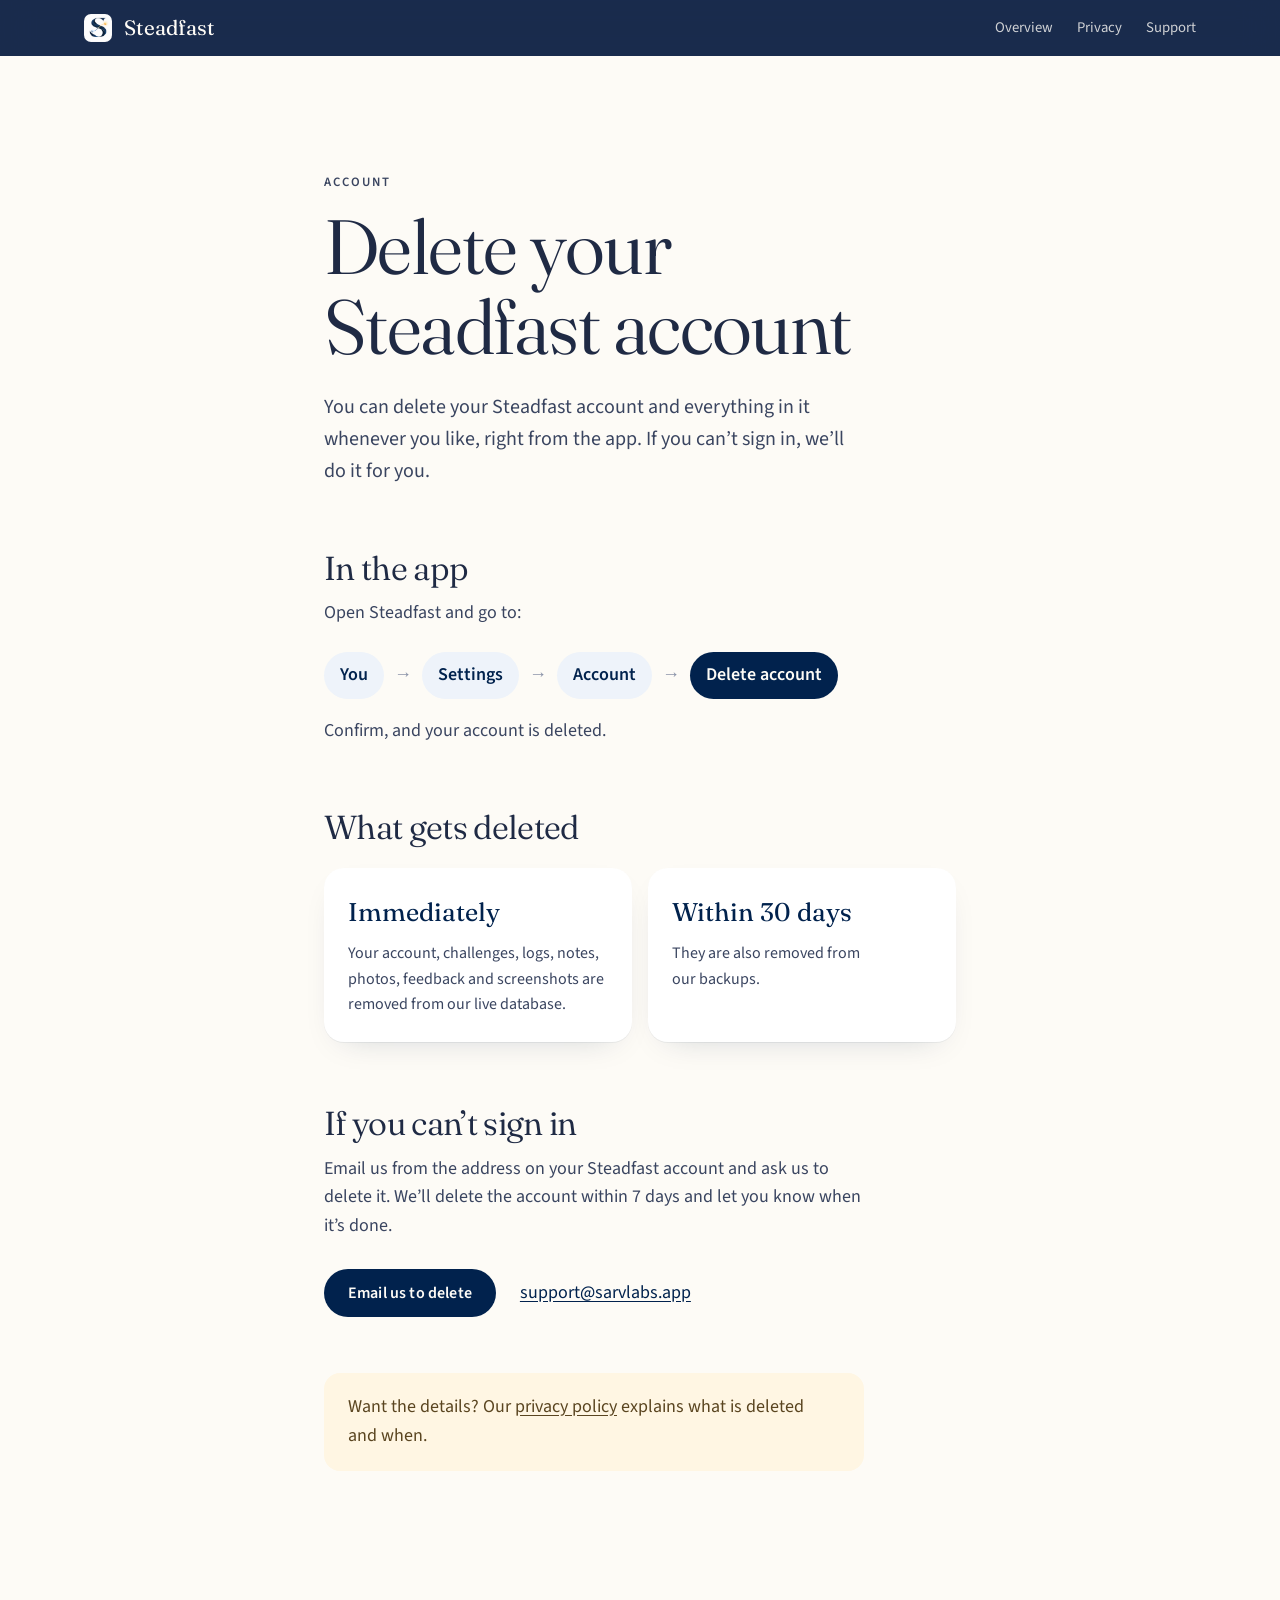
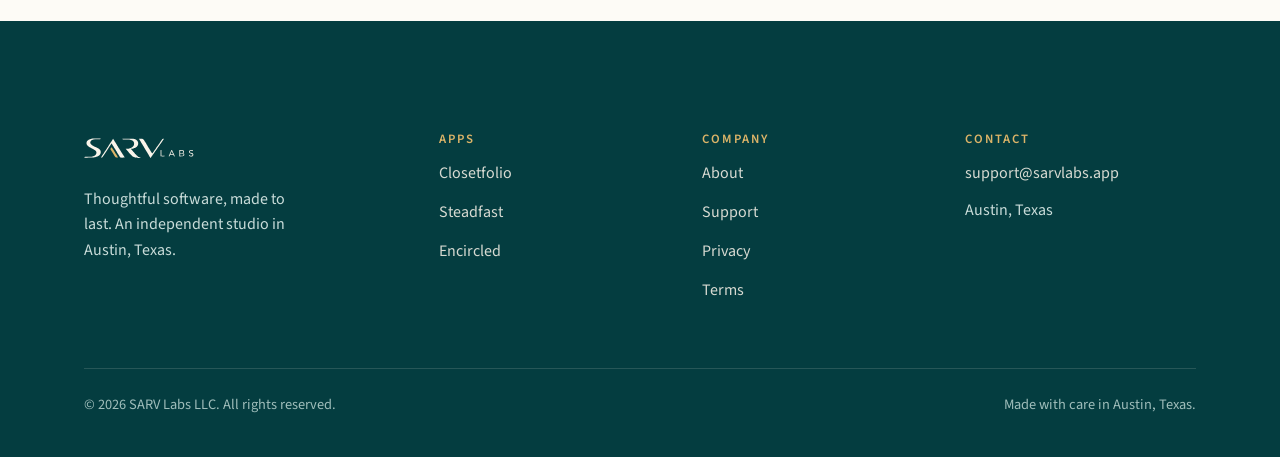
<file: steadfast/delete-account/index.html>
<!doctype html>
<html lang="en">
<head>
<meta charset="utf-8">
<meta name="viewport" content="width=device-width, initial-scale=1, viewport-fit=cover">
<meta name="theme-color" content="#FAF4EA">
<link rel="icon" href="../icon-32.png" sizes="32x32" type="image/png">
<link rel="apple-touch-icon" href="../icon-180.png">
<link rel="preload" href="../../assets/fonts/fraunces.woff2" as="font" type="font/woff2" crossorigin>
<link rel="stylesheet" href="../../assets/css/site.css">
<title>Delete your Steadfast account</title>
<meta name="description" content="How to delete your Steadfast account and data, in the app or by email.">
<style>
  body { background: #FDFBF6; color: #1F2A44; }
  .pnav { position: fixed; inset: 0 0 auto 0; z-index: 50; padding-top: env(safe-area-inset-top, 0px); background: rgba(1, 20, 58, .9); backdrop-filter: blur(18px); -webkit-backdrop-filter: blur(18px); }
  .pnav__inner { height: 56px; display: flex; align-items: center; justify-content: space-between; gap: 20px; color: #FDFBF6; }
  .pnav a { color: #FDFBF6; text-decoration: none; }
  .pnav__brand { display: flex; align-items: center; gap: 12px; }
  .pnav__brand img { width: 28px; height: 28px; border-radius: 7px; }
  .pnav__brand b { font-family: var(--serif); font-weight: 400; font-size: 1.3rem; }
  .pnav__links { display: flex; gap: 24px; font-size: .92rem; }
  .pnav__links a { opacity: .8; }
  .del { padding-top: calc(56px + env(safe-area-inset-top, 0px) + clamp(56px, 8vw, 104px)); padding-bottom: clamp(96px, 12vw, 150px); max-width: 760px; }
  .del h1 { font-size: var(--fs-h1); max-width: 13ch; margin-top: 14px; }
  .del .intro { margin-top: 24px; font-size: 1.25rem; line-height: 1.6; color: #3A4560; max-width: 54ch; }
  .del section { margin-top: 64px; }
  .del h2 { font-size: clamp(1.7rem, 2.6vw, 2.2rem); }
  .del p { margin-top: 14px; color: #3A4560; max-width: 60ch; }
  .del strong { color: #1F2A44; }
  .label { color: #8A5D14; }

  .path { margin-top: 24px; display: flex; flex-wrap: wrap; align-items: center; gap: 10px; padding: 0; list-style: none; }
  .path li { display: flex; align-items: center; gap: 10px; }
  .path li + li::before { content: "→"; color: #8A93A8; }
  .path span { display: inline-block; padding: 9px 16px; border-radius: 999px; background: #EEF3FA; color: #01224D; font-weight: 600; }
  .path li:last-child span { background: #01224D; color: #FDFBF6; }
  @media (max-width: 560px) {
    .path { flex-direction: column; align-items: flex-start; gap: 6px; }
    .path li { flex-direction: column; align-items: flex-start; gap: 6px; }
    .path li + li::before { content: "↓"; padding-left: 18px; }
  }

  .facts { margin-top: 24px; display: grid; grid-template-columns: repeat(2, minmax(0, 1fr)); gap: 16px; }
  @media (max-width: 640px) { .facts { grid-template-columns: 1fr; } }
  .fact { border-radius: 20px; padding: 24px; background: #fff; box-shadow: 0 1px 0 rgba(1, 34, 77, .06), 0 12px 32px -20px rgba(1, 34, 77, .25); }
  .fact b { display: block; font-family: var(--serif); font-weight: 400; font-size: 1.6rem; color: #01224D; }
  .fact p { margin-top: 8px; font-size: 1rem; }

  .mail { margin-top: 28px; display: flex; flex-wrap: wrap; align-items: center; gap: 14px 24px; }
  .mail .btn { background: #01224D; color: #FDFBF6; }
  .mail a.addr { color: #01224D; text-underline-offset: 3px; }
  .del .note { margin-top: 56px; padding: 20px 24px; border-radius: 16px; background: #FFF6E3; color: #5A4520; max-width: 60ch; }
  .note a { color: inherit; text-underline-offset: 3px; }
</style>
</head>
<body>
<a class="skip" href="#main">Skip to content</a>
<header class="pnav">
  <div class="wrap pnav__inner">
    <a class="pnav__brand" href="../index.html"><img src="../../assets/img/sf-icon.png" alt="" width="28" height="28"><b>Steadfast</b></a>
    <nav class="pnav__links" aria-label="Steadfast"><a href="../index.html">Overview</a><a href="../privacy.html">Privacy</a><a href="../../support.html">Support</a></nav>
  </div>
</header>

<main id="main" class="wrap del">
  <p class="label">Account</p>
  <h1>Delete your Steadfast account</h1>
  <p class="intro">You can delete your Steadfast account and everything in it whenever you like, right from the app. If you can’t sign in, we’ll do it for you.</p>

  <section id="in-app">
    <h2>In the app</h2>
    <p>Open Steadfast and go to:</p>
    <ol class="path" aria-label="Where to find Delete account">
      <li><span>You</span></li>
      <li><span>Settings</span></li>
      <li><span>Account</span></li>
      <li><span>Delete account</span></li>
    </ol>
    <p>Confirm, and your account is deleted.</p>
  </section>

  <section id="what">
    <h2>What gets deleted</h2>
    <div class="facts">
      <div class="fact"><b>Immediately</b><p>Your account, challenges, logs, notes, photos, feedback and screenshots are removed from our live database.</p></div>
      <div class="fact"><b>Within 30 days</b><p>They are also removed from our backups.</p></div>
    </div>
  </section>

  <section id="email">
    <h2>If you can’t sign in</h2>
    <p>Email us from the address on your Steadfast account and ask us to delete it. We’ll delete the account within 7 days and let you know when it’s done.</p>
    <div class="mail">
      <a class="btn" href="mailto:support@sarvlabs.app?subject=Delete%20my%20Steadfast%20account">Email us to delete</a>
      <a class="addr" href="mailto:support@sarvlabs.app">support@sarvlabs.app</a>
    </div>
  </section>

  <p class="note">Want the details? Our <a href="../privacy.html#delete">privacy policy</a> explains what is deleted and when.</p>
</main>

<footer class="footer">
  <div class="wrap">
    <div class="footer__top">
      <div class="footer__brand">
        <img src="../../assets/img/logo-cream.svg" alt="SARV Labs" width="112" height="36">
        <p>Thoughtful software, made to last. An independent studio in Austin, Texas.</p>
      </div>
      <div>
        <h4>Apps</h4>
        <ul>
          <li><a href="../../closetfolio/index.html">Closetfolio</a></li>
          <li><a href="../../steadfast/index.html">Steadfast</a></li>
          <li><a href="../../encircled/index.html">Encircled</a></li>
        </ul>
      </div>
      <div>
        <h4>Company</h4>
        <ul>
          <li><a href="../../about.html">About</a></li>
          <li><a href="../../support.html">Support</a></li>
          <li><a href="../../privacy.html">Privacy</a></li>
          <li><a href="../../steadfast/terms.html">Terms</a></li>
        </ul>
      </div>
      <div>
        <h4>Contact</h4>
        <ul>
          <li><a href="mailto:support@sarvlabs.app">support@sarvlabs.app</a></li>
          <li style="color: var(--on-teal); font-size: 1rem">Austin, Texas</li>
        </ul>
      </div>
    </div>
    <div class="footer__bottom">
      <span>© <span data-year>2026</span> SARV Labs LLC. All rights reserved.</span>
      <span>Made with care in Austin, Texas.</span>
    </div>
  </div>
</footer>

<script src="../../assets/js/site.js"></script>
</body>
</html>
</file>
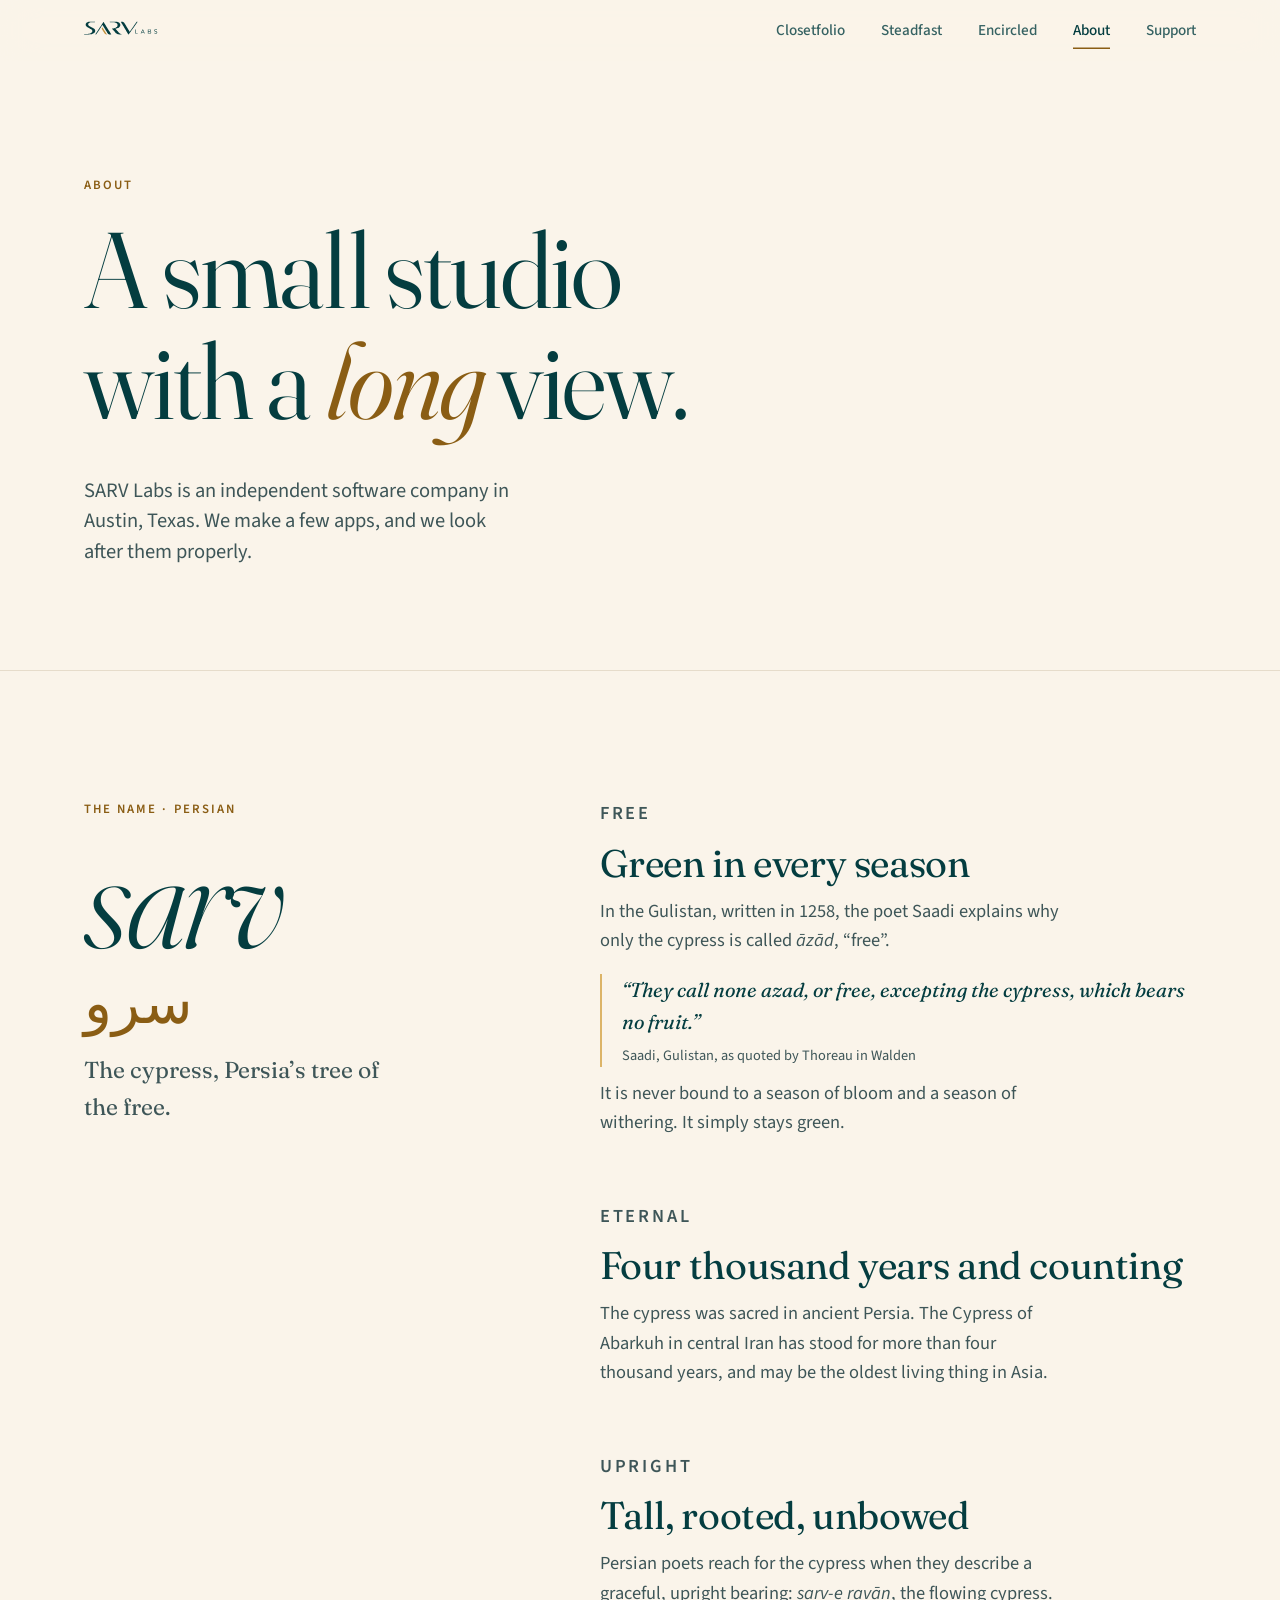
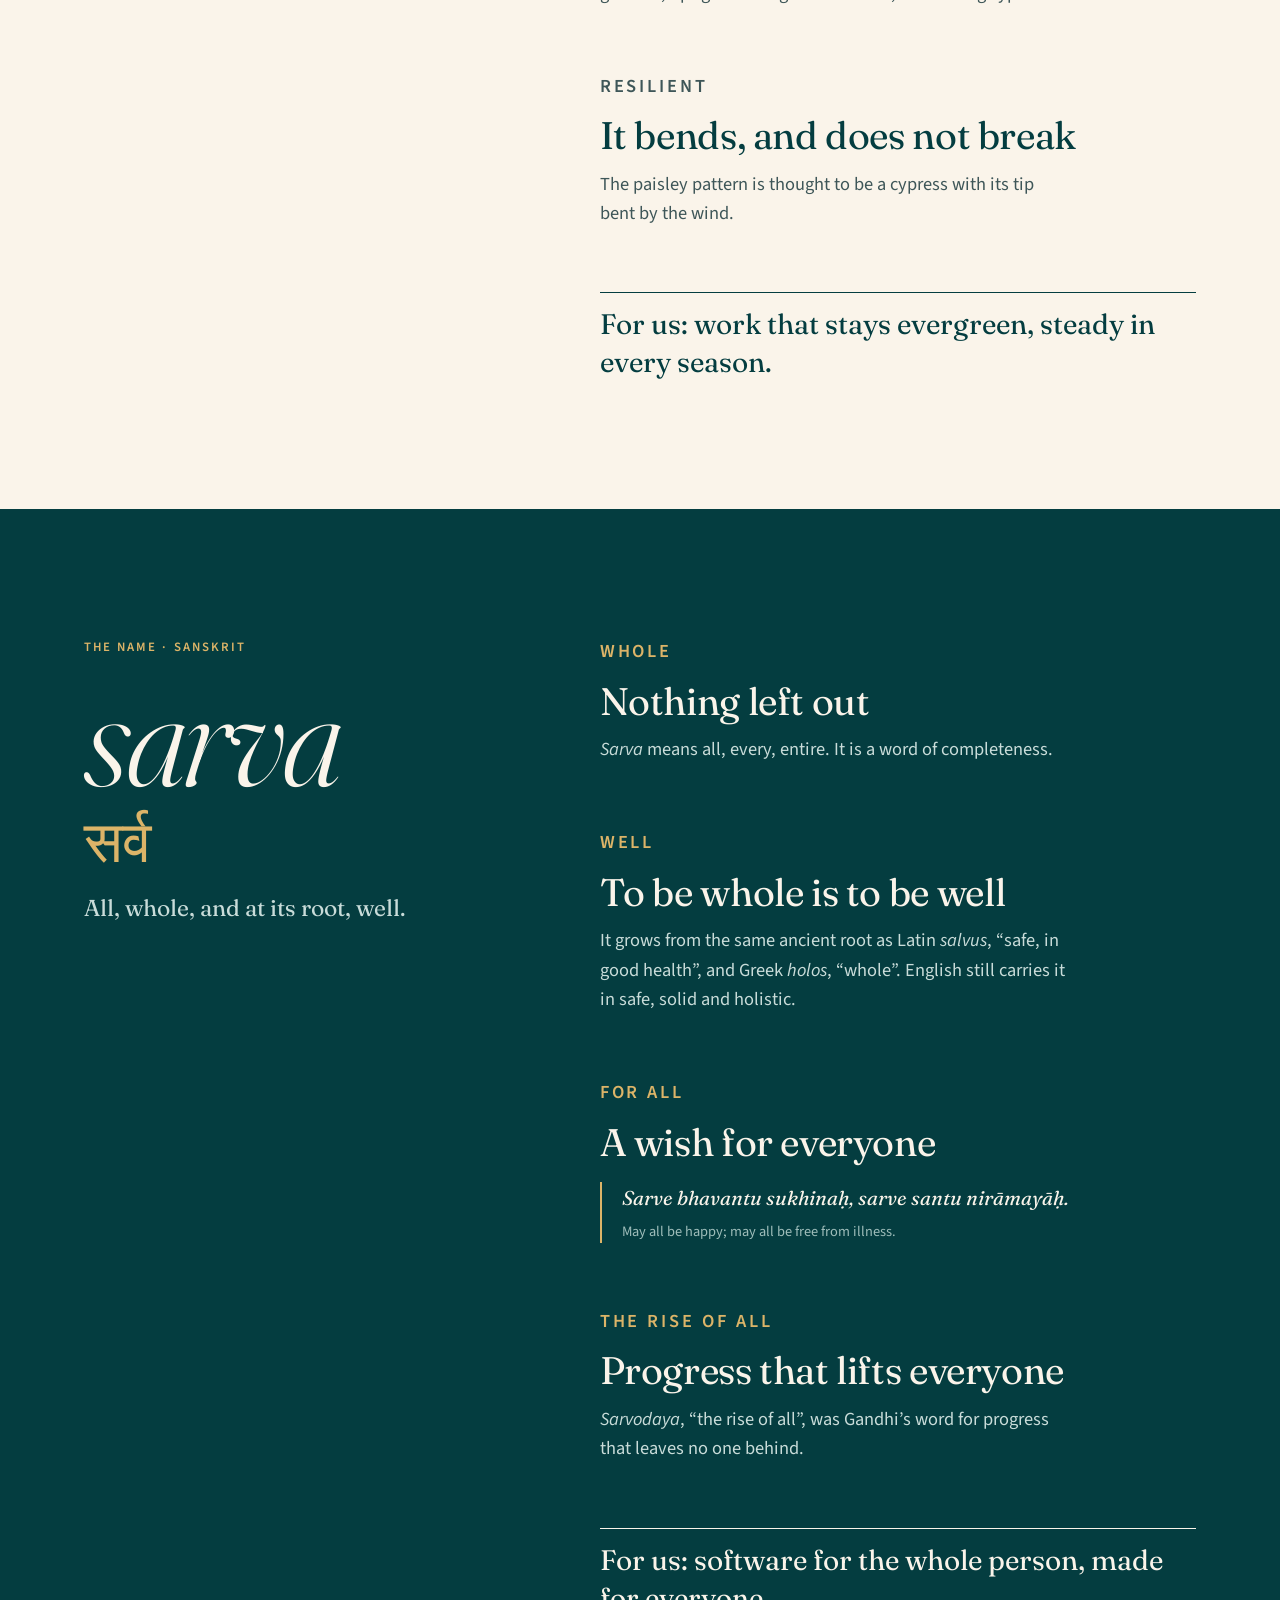
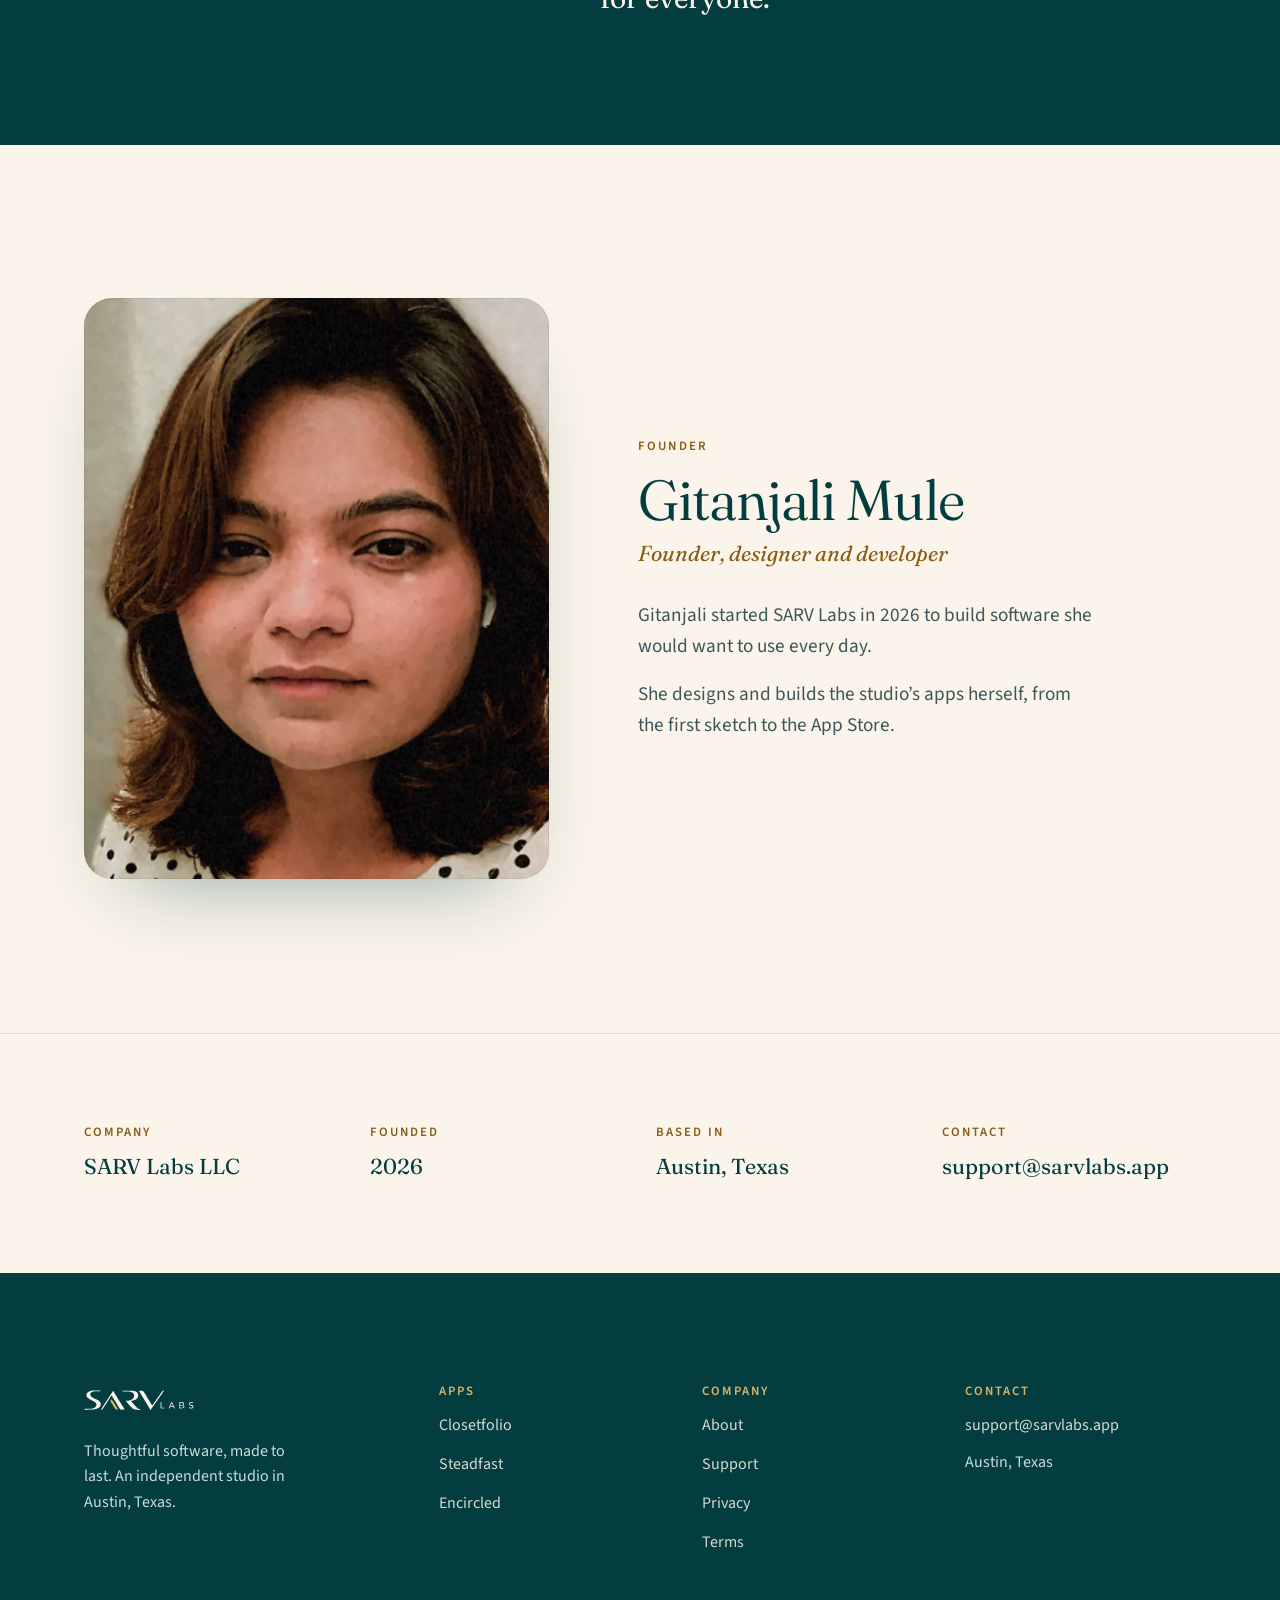
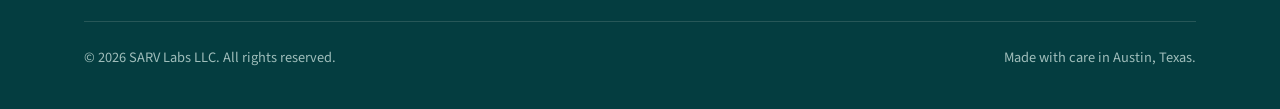
<file: about.html>
<!doctype html>
<html lang="en">
<head>
<meta charset="utf-8">
<meta name="viewport" content="width=device-width, initial-scale=1, viewport-fit=cover">
<meta name="theme-color" content="#FAF4EA">
<link rel="icon" href="assets/img/favicon.svg" type="image/svg+xml">
<link rel="icon" href="assets/img/favicon.ico" sizes="48x48">
<link rel="apple-touch-icon" href="assets/img/apple-touch-icon.png">
<link rel="manifest" href="site.webmanifest">
<link rel="preload" href="assets/fonts/fraunces.woff2" as="font" type="font/woff2" crossorigin>
<link rel="stylesheet" href="assets/css/site.css">
<title>About SARV Labs</title>
<meta name="description" content="SARV Labs is an independent software studio in Austin, Texas. The story behind the name, and the person who started it.">
<style>
  .intro { padding-top: calc(var(--nav-h) + env(safe-area-inset-top, 0px) + clamp(56px, 9vw, 128px)); padding-bottom: clamp(64px, 8vw, 112px); }
  .intro h1 { font-size: var(--fs-hero); max-width: 12ch; margin-top: 18px; animation: up 1.1s var(--ease) .1s both; }
  .intro h1 em { color: var(--gold-deep); }
  .intro .lead { margin-top: clamp(24px, 3vw, 40px); max-width: 44ch; animation: up 1.1s var(--ease) .3s both; }
  .intro .label { animation: up 1s var(--ease) both; }
  @keyframes up { from { opacity: 0; transform: translateY(24px); } to { opacity: 1; transform: none; } }

  /* The name: a sticky word on the left, meanings scrolling on the right */
  .story { border-top: 1px solid var(--sand); }
  .chapter { display: grid; grid-template-columns: minmax(0, 5fr) minmax(0, 7fr); gap: 48px clamp(40px, 7vw, 120px); padding-block: clamp(80px, 10vw, 140px); }
  .chapter + .chapter { border-top: 1px solid var(--sand); }
  .chapter__word { position: sticky; top: calc(var(--nav-h) + 48px); align-self: start; display: grid; gap: 14px; }
  .chapter__word i { font-family: var(--serif); font-weight: 300; font-size: clamp(4.5rem, 11vw, 10rem); line-height: .9; letter-spacing: -.03em; }
  .chapter__word .script { font-size: clamp(2.2rem, 4.5vw, 3.8rem); color: var(--gold-deep); line-height: 1.1; }
  .chapter__word p:not(.label) { font-family: var(--serif); font-size: clamp(1.2rem, 1.8vw, 1.5rem); color: var(--slate); max-width: 22ch; }
  .facets { display: grid; gap: clamp(40px, 5vw, 64px); }
  .facet { display: grid; gap: 12px; }
  .facet h3 { font-size: clamp(1.9rem, 3vw, 2.6rem); }
  .facet p { color: var(--slate); font-size: 1.15rem; max-width: 52ch; }
  .facet blockquote { margin: 6px 0 0; padding-left: 20px; border-left: 2px solid var(--gold); font-family: var(--serif); font-style: italic; font-size: 1.25rem; color: var(--teal); max-width: 46ch; }
  .facet small { display: block; margin-top: 6px; font-family: var(--sans); font-style: normal; font-size: .9rem; color: var(--slate); }
  .chapter--dark { background: var(--teal); color: var(--cream); border-top: 0 !important; }
  .chapter--dark .chapter__word .script { color: var(--gold); }
  .chapter--dark .chapter__word p:not(.label), .chapter--dark .facet p { color: var(--on-teal); }
  .chapter--dark .facet blockquote { color: var(--cream); }
  .chapter--dark .facet small { color: var(--on-teal-2); }
  .band { background: var(--teal); }
  .takeaway { font-family: var(--serif); font-size: clamp(1.4rem, 2.2vw, 1.9rem); line-height: 1.35; padding-top: 12px; border-top: 1.5px solid currentColor; }
  @media (max-width: 860px) {
    .chapter { grid-template-columns: 1fr; }
    .chapter__word { position: static; }
  }

  /* Founder */
  .founder { padding-block: clamp(96px, 12vw, 170px); }
  .founder__grid { display: grid; grid-template-columns: minmax(0, 5fr) minmax(0, 6fr); gap: 48px clamp(40px, 7vw, 112px); align-items: center; }
  .portrait { position: relative; border-radius: 28px; overflow: hidden; aspect-ratio: 4 / 5; background: var(--sand); box-shadow: 0 40px 80px -48px rgba(4,61,64,.5); }
  .portrait img { width: 100%; height: 112%; object-fit: cover; object-position: 50% 20%; transform: translateY(calc(-6% + var(--p, .5) * 6%)); }
  .portrait::after { content: ""; position: absolute; inset: 0; border-radius: inherit; box-shadow: inset 0 0 0 1px rgba(4,61,64,.08); }
  .founder h2 { font-size: var(--fs-h2); margin-top: 14px; }
  .founder__role { font-family: var(--serif); font-style: italic; font-size: 1.35rem; color: var(--gold-deep); margin-top: 8px; }
  .founder__bio { margin-top: 28px; display: grid; gap: 18px; font-size: 1.2rem; color: var(--slate); max-width: 46ch; }
  @media (max-width: 860px) { .founder__grid { grid-template-columns: 1fr; } .portrait { max-width: 440px; } }

  /* Company facts */
  .facts { border-top: 1px solid var(--sand); padding-block: clamp(56px, 7vw, 88px); }
  .facts dl { margin: 0; display: grid; grid-template-columns: repeat(4, minmax(0, 1fr)); gap: 32px; }
  .facts dt { font-size: var(--fs-label); font-weight: 600; letter-spacing: .16em; text-transform: uppercase; color: var(--gold-deep); }
  .facts dd { margin: 8px 0 0; font-family: var(--serif); font-size: 1.35rem; }
  @media (max-width: 820px) { .facts dl { grid-template-columns: 1fr 1fr; } }
  @media (max-width: 520px) { .facts dl { grid-template-columns: 1fr; gap: 22px; } }
</style>
</head>
<body>
<a class="skip" href="#main">Skip to content</a>
<header class="nav">
  <div class="wrap nav__inner">
    <a class="nav__logo" href="index.html" aria-label="SARV Labs home"><img src="assets/img/logo-teal.svg" alt="SARV Labs" width="75" height="24"></a>
    <button class="nav__toggle" type="button" aria-label="Menu" aria-expanded="false"><span></span><span></span></button>
    <ul class="nav__links">
      <li><a href="closetfolio/index.html">Closetfolio</a></li>
      <li><a href="steadfast/index.html">Steadfast</a></li>
      <li><a href="encircled/index.html">Encircled</a></li>
      <li><a href="about.html" aria-current="page">About</a></li>
      <li><a href="support.html">Support</a></li>
    </ul>
  </div>
</header>

<main id="main">
  <section class="intro">
    <div class="wrap">
      <p class="label">About</p>
      <h1>A small studio with a <em>long</em> view.</h1>
      <p class="lead">SARV Labs is an independent software company in Austin, Texas. We make a few apps, and we look after them properly.</p>
    </div>
  </section>

  <div class="story" id="name">
    <section class="chapter wrap" aria-labelledby="sarv-title">
      <div class="chapter__word">
        <p class="label">The name · Persian</p>
        <i id="sarv-title">sarv</i>
        <span class="script" lang="fa">سرو</span>
        <p>The cypress, Persia’s tree of the free.</p>
      </div>
      <div class="facets">
        <div class="facet" data-reveal>
          <p class="label">Free</p>
          <h3>Green in every season</h3>
          <p>In the Gulistan, written in 1258, the poet Saadi explains why only the cypress is called <i>āzād</i>, “free”.</p>
          <blockquote>“They call none <i>azad</i>, or free, excepting the cypress, which bears no fruit.”<small>Saadi, Gulistan, as quoted by Thoreau in Walden</small></blockquote>
          <p>It is never bound to a season of bloom and a season of withering. It simply stays green.</p>
        </div>
        <div class="facet" data-reveal>
          <p class="label">Eternal</p>
          <h3>Four thousand years and counting</h3>
          <p>The cypress was sacred in ancient Persia. The Cypress of Abarkuh in central Iran has stood for more than four thousand years, and may be the oldest living thing in Asia.</p>
        </div>
        <div class="facet" data-reveal>
          <p class="label">Upright</p>
          <h3>Tall, rooted, unbowed</h3>
          <p>Persian poets reach for the cypress when they describe a graceful, upright bearing: <i>sarv-e ravān</i>, the flowing cypress.</p>
        </div>
        <div class="facet" data-reveal>
          <p class="label">Resilient</p>
          <h3>It bends, and does not break</h3>
          <p>The paisley pattern is thought to be a cypress with its tip bent by the wind.</p>
        </div>
        <p class="takeaway" data-reveal>For us: work that stays evergreen, steady in every season.</p>
      </div>
    </section>

    <div class="band">
      <section class="chapter chapter--dark wrap" aria-labelledby="sarva-title">
        <div class="chapter__word">
          <p class="label" style="color: var(--gold)">The name · Sanskrit</p>
          <i id="sarva-title">sarva</i>
          <span class="script" lang="sa">सर्व</span>
          <p>All, whole, and at its root, well.</p>
        </div>
        <div class="facets">
          <div class="facet" data-reveal>
            <p class="label" style="color: var(--gold)">Whole</p>
            <h3>Nothing left out</h3>
            <p><i>Sarva</i> means all, every, entire. It is a word of completeness.</p>
          </div>
          <div class="facet" data-reveal>
            <p class="label" style="color: var(--gold)">Well</p>
            <h3>To be whole is to be well</h3>
            <p>It grows from the same ancient root as Latin <i>salvus</i>, “safe, in good health”, and Greek <i>holos</i>, “whole”. English still carries it in safe, solid and holistic.</p>
          </div>
          <div class="facet" data-reveal>
            <p class="label" style="color: var(--gold)">For all</p>
            <h3>A wish for everyone</h3>
            <blockquote lang="sa-Latn"><i>Sarve bhavantu sukhinaḥ, sarve santu nirāmayāḥ.</i><small lang="en">May all be happy; may all be free from illness.</small></blockquote>
          </div>
          <div class="facet" data-reveal>
            <p class="label" style="color: var(--gold)">The rise of all</p>
            <h3>Progress that lifts everyone</h3>
            <p><i>Sarvodaya</i>, “the rise of all”, was Gandhi’s word for progress that leaves no one behind.</p>
          </div>
          <p class="takeaway" data-reveal>For us: software for the whole person, made for everyone.</p>
        </div>
      </section>
    </div>
  </div>

  <section class="founder" aria-labelledby="founder-title">
    <div class="wrap founder__grid">
      <div class="portrait" data-scene data-reveal="scale">
        <img src="assets/img/founder.jpg" alt="Portrait of Gitanjali Mule" width="934" height="1565" loading="lazy">
      </div>
      <div>
        <p class="label" data-reveal>Founder</p>
        <h2 id="founder-title" data-reveal style="--d:.06s">Gitanjali Mule</h2>
        <p class="founder__role" data-reveal style="--d:.12s">Founder, designer and developer</p>
        <div class="founder__bio" data-reveal style="--d:.18s">
          <p>Gitanjali started SARV Labs in 2026 to build software she would want to use every day.</p>
          <p>She designs and builds the studio’s apps herself, from the first sketch to the App Store.</p>
        </div>
      </div>
    </div>
  </section>

  <section class="facts" aria-label="Company details">
    <div class="wrap">
      <dl>
        <div data-reveal><dt>Company</dt><dd>SARV Labs LLC</dd></div>
        <div data-reveal style="--d:.08s"><dt>Founded</dt><dd>2026</dd></div>
        <div data-reveal style="--d:.16s"><dt>Based in</dt><dd>Austin, Texas</dd></div>
        <div data-reveal style="--d:.24s"><dt>Contact</dt><dd>support@sarvlabs.app</dd></div>
      </dl>
    </div>
  </section>
</main>

<footer class="footer">
  <div class="wrap">
    <div class="footer__top">
      <div class="footer__brand">
        <img src="assets/img/logo-cream.svg" alt="SARV Labs" width="112" height="36">
        <p>Thoughtful software, made to last. An independent studio in Austin, Texas.</p>
      </div>
      <div>
        <h4>Apps</h4>
        <ul>
          <li><a href="closetfolio/index.html">Closetfolio</a></li>
          <li><a href="steadfast/index.html">Steadfast</a></li>
          <li><a href="encircled/index.html">Encircled</a></li>
        </ul>
      </div>
      <div>
        <h4>Company</h4>
        <ul>
          <li><a href="about.html">About</a></li>
          <li><a href="support.html">Support</a></li>
          <li><a href="privacy.html">Privacy</a></li>
          <li><a href="steadfast/terms.html">Terms</a></li>
        </ul>
      </div>
      <div>
        <h4>Contact</h4>
        <ul>
          <li><a href="mailto:support@sarvlabs.app">support@sarvlabs.app</a></li>
          <li style="color: var(--on-teal); font-size: 1rem">Austin, Texas</li>
        </ul>
      </div>
    </div>
    <div class="footer__bottom">
      <span>© <span data-year>2026</span> SARV Labs LLC. All rights reserved.</span>
      <span>Made with care in Austin, Texas.</span>
    </div>
  </div>
</footer>

<script src="assets/js/site.js"></script>
</body>
</html>
</file>
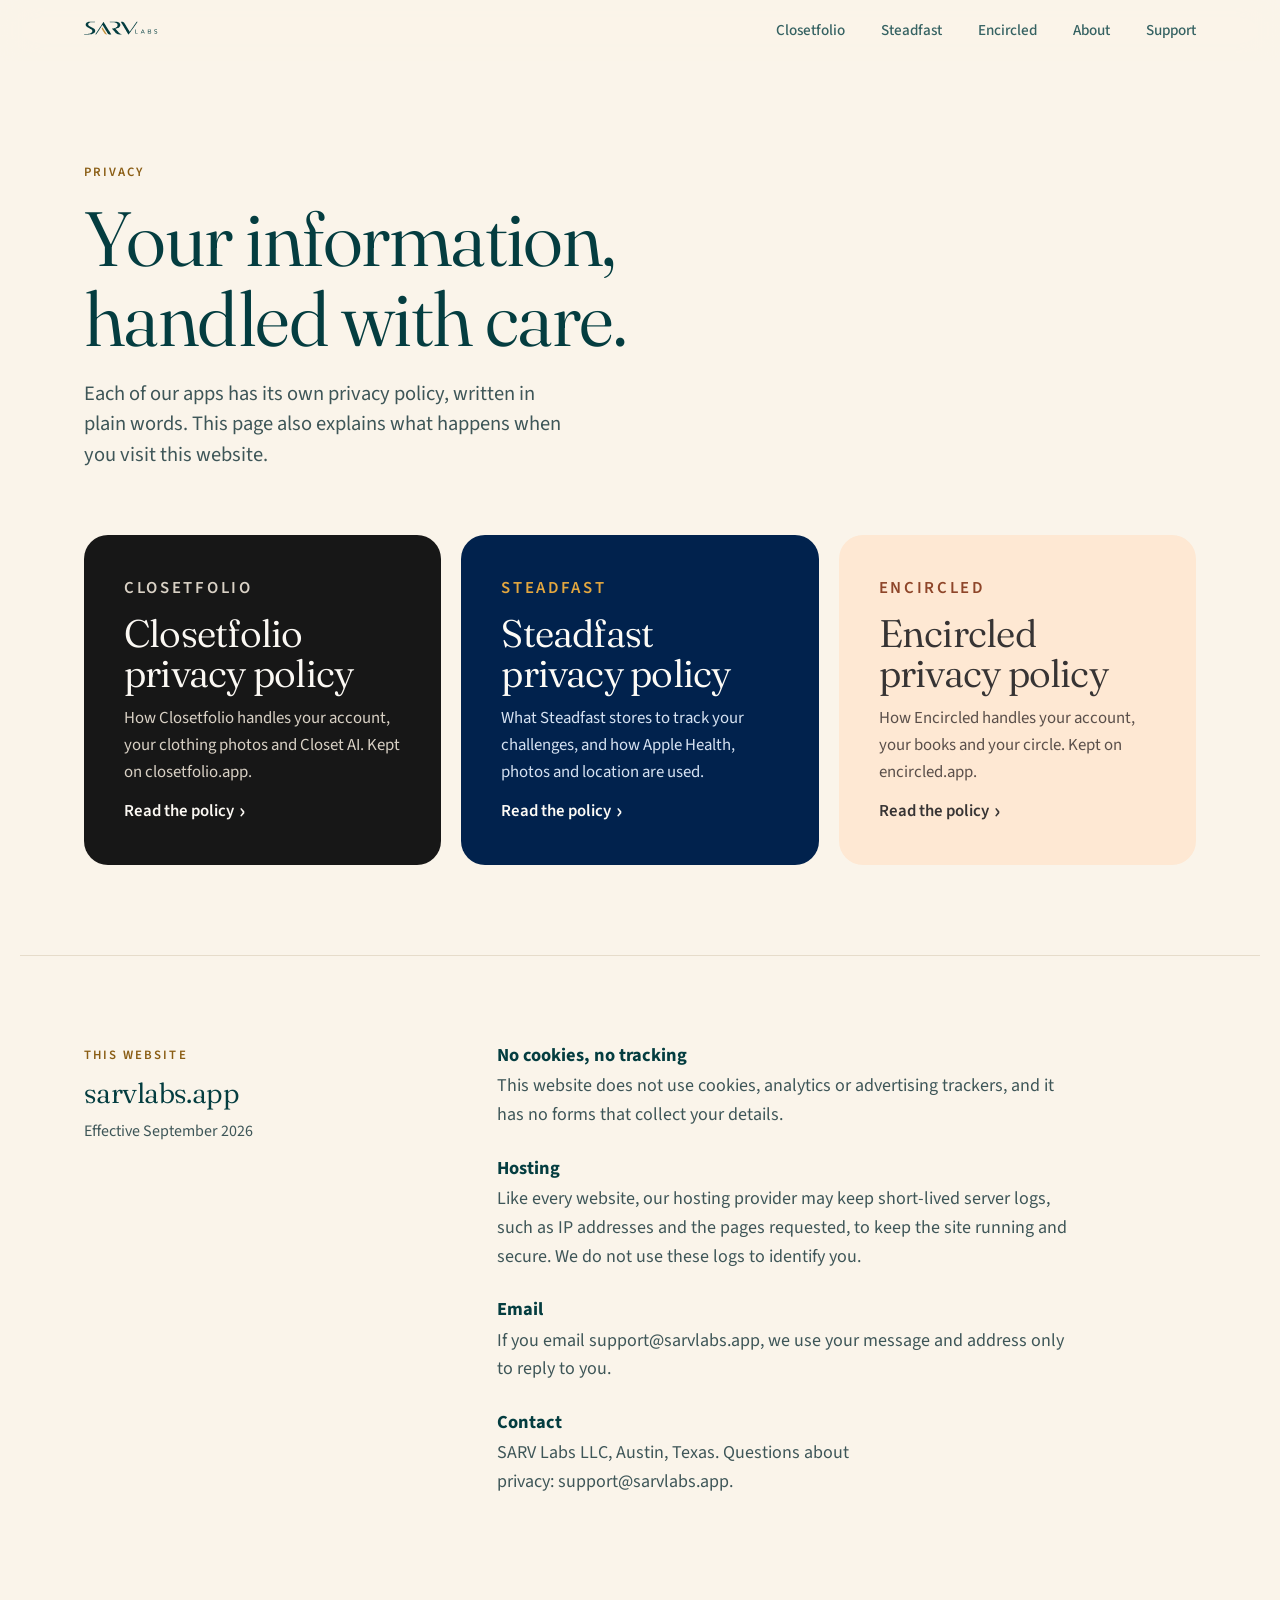
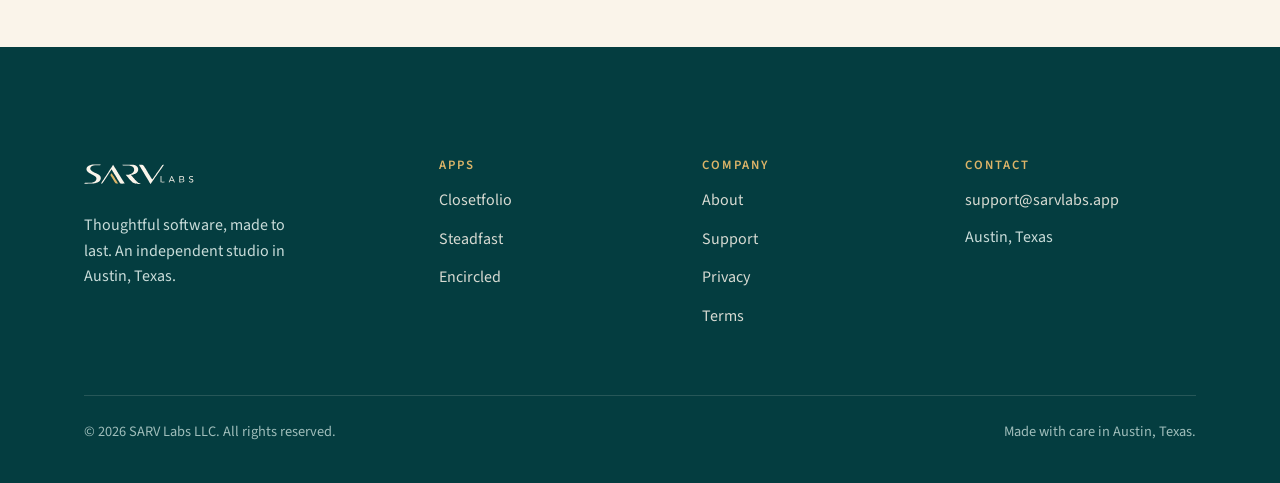
<file: privacy.html>
<!doctype html>
<html lang="en">
<head>
<meta charset="utf-8">
<meta name="viewport" content="width=device-width, initial-scale=1, viewport-fit=cover">
<meta name="theme-color" content="#FAF4EA">
<link rel="icon" href="assets/img/favicon.svg" type="image/svg+xml">
<link rel="icon" href="assets/img/favicon.ico" sizes="48x48">
<link rel="apple-touch-icon" href="assets/img/apple-touch-icon.png">
<link rel="manifest" href="site.webmanifest">
<link rel="preload" href="assets/fonts/fraunces.woff2" as="font" type="font/woff2" crossorigin>
<link rel="stylesheet" href="assets/css/site.css">
<title>SARV Labs Privacy</title>
<meta name="description" content="How SARV Labs and its apps handle your information.">
<style>
  .intro { padding-top: calc(var(--nav-h) + env(safe-area-inset-top, 0px) + clamp(56px, 8vw, 112px)); padding-bottom: clamp(40px, 5vw, 64px); }
  .intro h1 { font-size: var(--fs-h1); margin-top: 16px; max-width: 14ch; }
  .intro .lead { margin-top: 20px; max-width: 48ch; }
  .policies { display: grid; grid-template-columns: repeat(3, 1fr); gap: 20px; padding-bottom: clamp(56px, 7vw, 96px); }
  @media (max-width: 1000px) { .policies { grid-template-columns: 1fr 1fr; } }
  @media (max-width: 760px) { .policies { grid-template-columns: 1fr; } }
  .policy--cf { background: #171717; color: #FBF8F3; }
  .policy--cf p { color: #D9D1C5; }
  .policy { border-radius: 24px; padding: clamp(28px, 3.4vw, 40px); display: grid; gap: 12px; text-decoration: none; transition: transform .5s var(--ease), box-shadow .5s var(--ease); }
  .policy:hover { transform: translateY(-4px); box-shadow: 0 28px 50px -30px rgba(4,61,64,.5); }
  .policy h2 { font-size: clamp(1.8rem, 3vw, 2.4rem); }
  .policy p { font-size: 1.05rem; }
  .policy .more { color: inherit; }
  .policy--sf { background: #01224D; color: #FDFBF6; }
  .policy--sf p { color: #D6E2F2; }
  .policy--en { background: #FEE8D3; color: #373434; }
  .policy--en p { color: #5A4F4A; }
  .site-policy { border-top: 1px solid var(--sand); padding-block: clamp(56px, 7vw, 96px) clamp(96px, 12vw, 150px); display: grid; grid-template-columns: minmax(0, 4fr) minmax(0, 8fr); gap: 32px 64px; }
  @media (max-width: 860px) { .site-policy { grid-template-columns: 1fr; } }
  .site-policy h2 { font-size: var(--fs-h3); }
  .prose { display: grid; gap: 28px; max-width: 64ch; }
  .prose h3 { font-family: var(--sans); font-size: 1.15rem; font-weight: 700; letter-spacing: 0; }
  .prose p { color: var(--slate); margin-top: 6px; }
</style>
</head>
<body>
<a class="skip" href="#main">Skip to content</a>
<header class="nav">
  <div class="wrap nav__inner">
    <a class="nav__logo" href="index.html" aria-label="SARV Labs home"><img src="assets/img/logo-teal.svg" alt="SARV Labs" width="75" height="24"></a>
    <button class="nav__toggle" type="button" aria-label="Menu" aria-expanded="false"><span></span><span></span></button>
    <ul class="nav__links">
      <li><a href="closetfolio/index.html">Closetfolio</a></li>
      <li><a href="steadfast/index.html">Steadfast</a></li>
      <li><a href="encircled/index.html">Encircled</a></li>
      <li><a href="about.html">About</a></li>
      <li><a href="support.html">Support</a></li>
    </ul>
  </div>
</header>

<main id="main">
  <section class="wrap intro">
    <p class="label">Privacy</p>
    <h1>Your information, handled with care.</h1>
    <p class="lead">Each of our apps has its own privacy policy, written in plain words. This page also explains what happens when you visit this website.</p>
  </section>

  <section class="wrap policies" aria-label="App privacy policies">
    <a class="policy policy--cf" href="https://closetfolio.app/privacy" target="_blank" rel="noopener" data-reveal>
      <p class="label" style="color: #D9D1C5">Closetfolio</p>
      <h2>Closetfolio privacy policy</h2>
      <p>How Closetfolio handles your account, your clothing photos and Closet AI. Kept on closetfolio.app.</p>
      <span class="more">Read the policy</span>
    </a>
    <a class="policy policy--sf" href="steadfast/privacy.html" data-reveal style="--d:.08s">
      <p class="label" style="color: #E3A73F">Steadfast</p>
      <h2>Steadfast privacy policy</h2>
      <p>What Steadfast stores to track your challenges, and how Apple Health, photos and location are used.</p>
      <span class="more">Read the policy</span>
    </a>
    <a class="policy policy--en" href="https://encircled.app/privacy.html" target="_blank" rel="noopener" data-reveal style="--d:.16s">
      <p class="label" style="color: #8E4529">Encircled</p>
      <h2>Encircled privacy policy</h2>
      <p>How Encircled handles your account, your books and your circle. Kept on encircled.app.</p>
      <span class="more">Read the policy</span>
    </a>
  </section>

  <section class="wrap site-policy" aria-labelledby="site-title">
    <div>
      <p class="label">This website</p>
      <h2 id="site-title" style="margin-top: 12px">sarvlabs.app</h2>
      <p class="muted" style="margin-top: 12px; font-size: 1rem">Effective September 2026</p>
    </div>
    <div class="prose">
      <div><h3>No cookies, no tracking</h3><p>This website does not use cookies, analytics or advertising trackers, and it has no forms that collect your details.</p></div>
      <div><h3>Hosting</h3><p>Like every website, our hosting provider may keep short-lived server logs, such as IP addresses and the pages requested, to keep the site running and secure. We do not use these logs to identify you.</p></div>
      <div><h3>Email</h3><p>If you email support@sarvlabs.app, we use your message and address only to reply to you.</p></div>
      <div><h3>Contact</h3><p>SARV Labs LLC, Austin, Texas. Questions about privacy: support@sarvlabs.app.</p></div>
    </div>
  </section>
</main>

<footer class="footer">
  <div class="wrap">
    <div class="footer__top">
      <div class="footer__brand">
        <img src="assets/img/logo-cream.svg" alt="SARV Labs" width="112" height="36">
        <p>Thoughtful software, made to last. An independent studio in Austin, Texas.</p>
      </div>
      <div>
        <h4>Apps</h4>
        <ul>
          <li><a href="closetfolio/index.html">Closetfolio</a></li>
          <li><a href="steadfast/index.html">Steadfast</a></li>
          <li><a href="encircled/index.html">Encircled</a></li>
        </ul>
      </div>
      <div>
        <h4>Company</h4>
        <ul>
          <li><a href="about.html">About</a></li>
          <li><a href="support.html">Support</a></li>
          <li><a href="privacy.html">Privacy</a></li>
          <li><a href="steadfast/terms.html">Terms</a></li>
        </ul>
      </div>
      <div>
        <h4>Contact</h4>
        <ul>
          <li><a href="mailto:support@sarvlabs.app">support@sarvlabs.app</a></li>
          <li style="color: var(--on-teal); font-size: 1rem">Austin, Texas</li>
        </ul>
      </div>
    </div>
    <div class="footer__bottom">
      <span>© <span data-year>2026</span> SARV Labs LLC. All rights reserved.</span>
      <span>Made with care in Austin, Texas.</span>
    </div>
  </div>
</footer>

<script src="assets/js/site.js"></script>
</body>
</html>
</file>
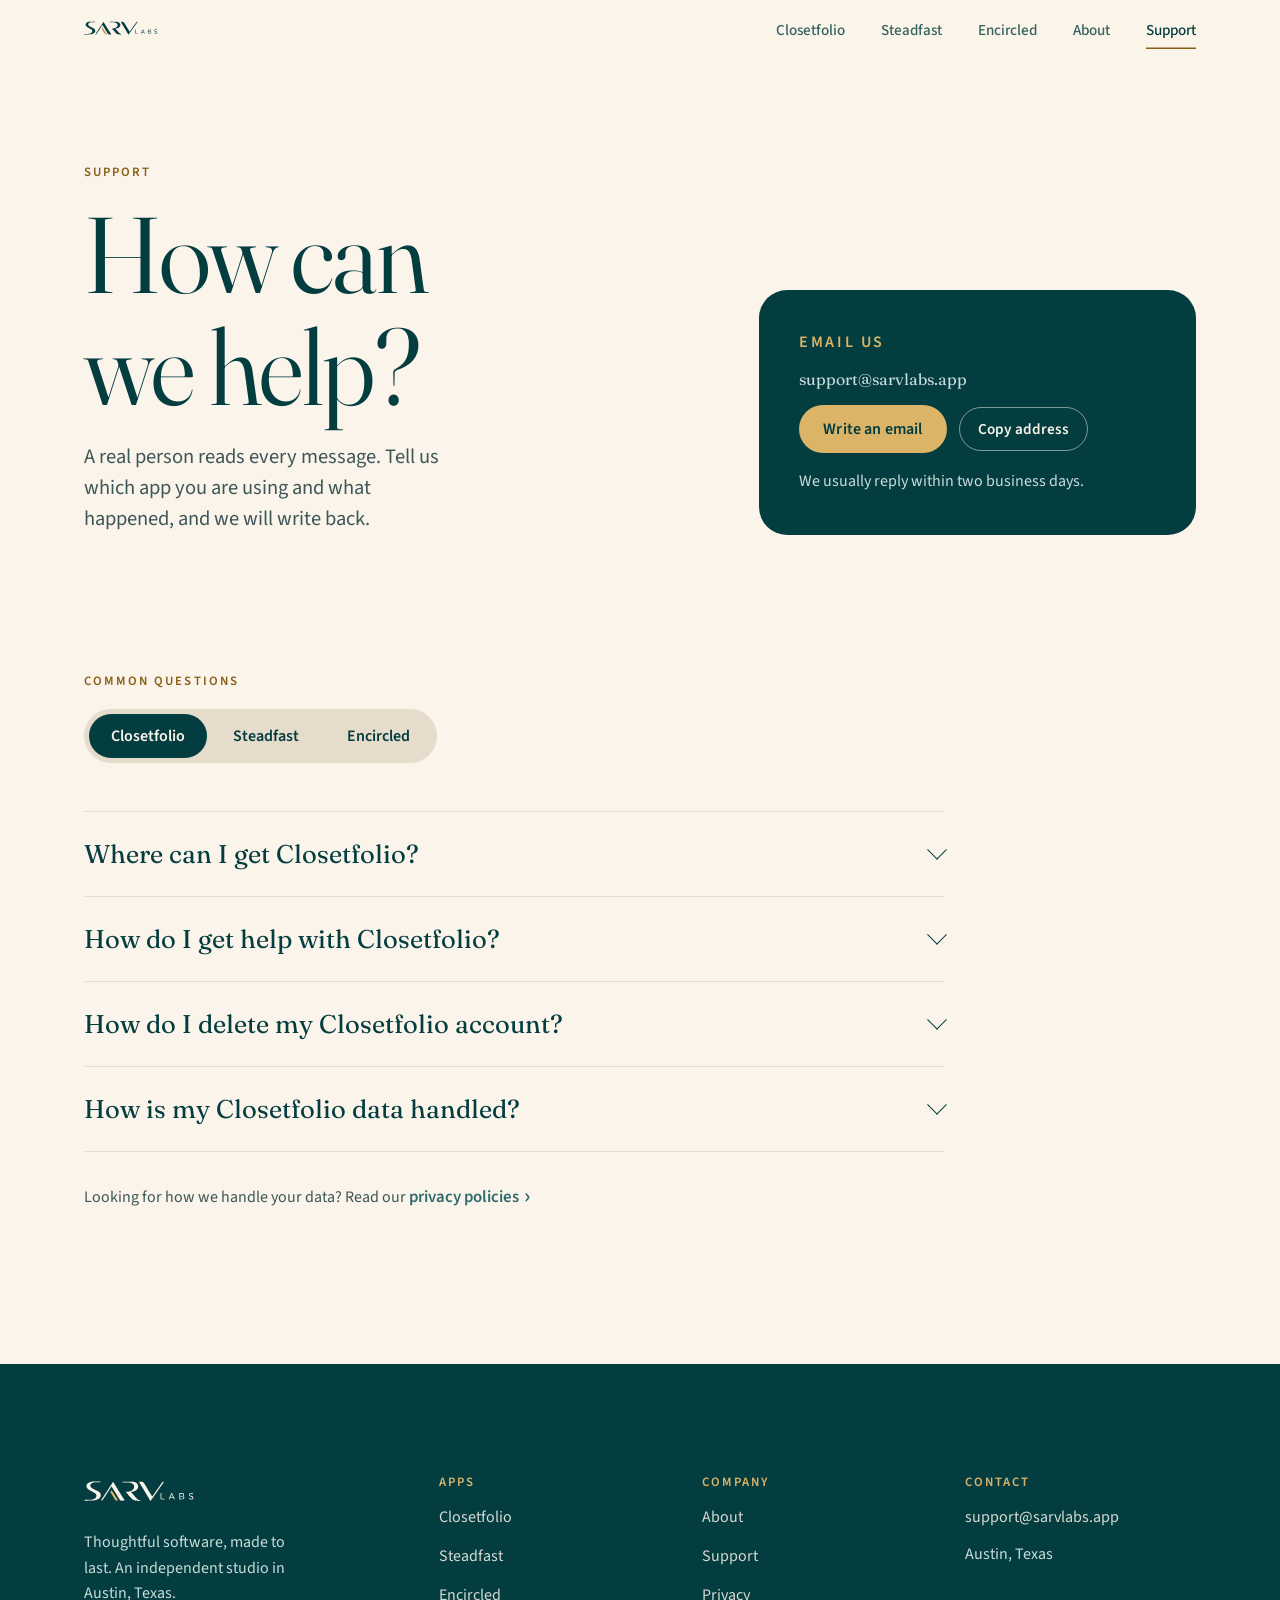
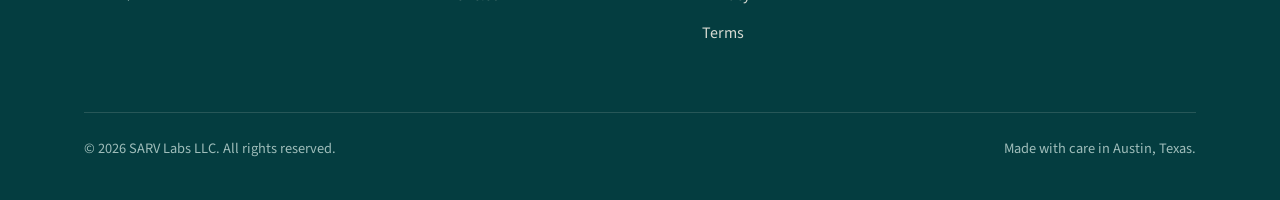
<file: support.html>
<!doctype html>
<html lang="en">
<head>
<meta charset="utf-8">
<meta name="viewport" content="width=device-width, initial-scale=1, viewport-fit=cover">
<meta name="theme-color" content="#FAF4EA">
<link rel="icon" href="assets/img/favicon.svg" type="image/svg+xml">
<link rel="icon" href="assets/img/favicon.ico" sizes="48x48">
<link rel="apple-touch-icon" href="assets/img/apple-touch-icon.png">
<link rel="manifest" href="site.webmanifest">
<link rel="preload" href="assets/fonts/fraunces.woff2" as="font" type="font/woff2" crossorigin>
<link rel="stylesheet" href="assets/css/site.css">
<title>SARV Labs Support</title>
<meta name="description" content="Help with Closetfolio, Steadfast and Encircled, the apps made by SARV Labs.">
<style>
  .intro { padding-top: calc(var(--nav-h) + env(safe-area-inset-top, 0px) + clamp(56px, 8vw, 112px)); padding-bottom: clamp(48px, 6vw, 80px); display: grid; grid-template-columns: minmax(0, 7fr) minmax(0, 5fr); gap: 48px 64px; align-items: end; }
  .intro h1 { font-size: var(--fs-hero); margin-top: 16px; animation: up 1.1s var(--ease) .05s both; }
  .intro .lead { margin-top: 20px; animation: up 1.1s var(--ease) .2s both; }
  @keyframes up { from { opacity: 0; transform: translateY(24px); } to { opacity: 1; transform: none; } }
  @media (max-width: 860px) { .intro { grid-template-columns: 1fr; } }

  .mail { background: var(--teal); color: var(--cream); border-radius: 28px; padding: clamp(28px, 3.4vw, 40px); display: grid; gap: 16px; animation: up 1.1s var(--ease) .35s both; }
  .mail .label { color: var(--gold); }
  .mail__addr { font-family: var(--serif); font-size: clamp(1.6rem, 2.6vw, 2.2rem); line-height: 1.1; word-break: break-word; }
  .mail__row { display: flex; flex-wrap: wrap; gap: 12px; align-items: center; }
  .mail p { color: var(--on-teal); font-size: 1rem; }
  .copy { min-height: 44px; padding: 0 18px; border-radius: 999px; border: 1.5px solid rgba(250,244,234,.5); background: transparent; color: var(--cream); font: 600 .95rem var(--sans); cursor: pointer; transition: background-color .3s, color .3s; }
  .copy:hover { background: var(--cream); color: var(--teal); }

  .help { padding-block: clamp(40px, 5vw, 64px) clamp(96px, 12vw, 160px); }
  .tabs { display: inline-flex; gap: 4px; padding: 5px; border-radius: 999px; background: var(--sand); position: relative; }
  .tabs button { position: relative; z-index: 1; min-height: 44px; padding: 0 22px; border: 0; background: transparent; border-radius: 999px; font: 600 1rem var(--sans); color: var(--teal); cursor: pointer; transition: color .35s; }
  .tabs button[aria-selected="true"] { color: var(--cream); }
  @media (max-width: 480px) { .tabs button { padding: 0 14px; font-size: .95rem; } }
  .tabs__pill { position: absolute; top: 5px; bottom: 5px; left: 5px; border-radius: 999px; background: var(--teal); transition: transform .5s var(--ease), width .5s var(--ease); }
  .panel { margin-top: clamp(32px, 4vw, 48px); max-width: 860px; }
  .panel[hidden] { display: none !important; }
  .panel.is-shown { animation: up .7s var(--ease) both; }

  details { border-top: 1px solid var(--sand); }
  details:last-of-type { border-bottom: 1px solid var(--sand); }
  summary { list-style: none; cursor: pointer; display: flex; justify-content: space-between; align-items: center; gap: 24px; padding: 26px 0; font-family: var(--serif); font-size: clamp(1.3rem, 2vw, 1.65rem); line-height: 1.25; }
  summary::-webkit-details-marker { display: none; }
  summary::after { content: ""; flex: none; width: 14px; height: 14px; border-right: 1.5px solid var(--teal); border-bottom: 1.5px solid var(--teal); transform: rotate(45deg) translate(-3px, -3px); transition: transform .45s var(--ease); }
  details[open] summary::after { transform: rotate(225deg) translate(-3px, -3px); }
  .answer { display: grid; grid-template-rows: 0fr; transition: grid-template-rows .5s var(--ease); }
  details[open] .answer { grid-template-rows: 1fr; }
  .answer > div { overflow: hidden; }
  .answer p { padding-bottom: 26px; color: var(--slate); max-width: 62ch; }
  .note { margin-top: 32px; color: var(--slate); font-size: 1rem; }
</style>
</head>
<body>
<a class="skip" href="#main">Skip to content</a>
<header class="nav">
  <div class="wrap nav__inner">
    <a class="nav__logo" href="index.html" aria-label="SARV Labs home"><img src="assets/img/logo-teal.svg" alt="SARV Labs" width="75" height="24"></a>
    <button class="nav__toggle" type="button" aria-label="Menu" aria-expanded="false"><span></span><span></span></button>
    <ul class="nav__links">
      <li><a href="closetfolio/index.html">Closetfolio</a></li>
      <li><a href="steadfast/index.html">Steadfast</a></li>
      <li><a href="encircled/index.html">Encircled</a></li>
      <li><a href="about.html">About</a></li>
      <li><a href="support.html" aria-current="page">Support</a></li>
    </ul>
  </div>
</header>

<main id="main">
  <section class="wrap intro">
    <div>
      <p class="label">Support</p>
      <h1>How can we help?</h1>
      <p class="lead">A real person reads every message. Tell us which app you are using and what happened, and we will write back.</p>
    </div>
    <div class="mail">
      <p class="label">Email us</p>
      <p class="mail__addr" id="addr">support@sarvlabs.app</p>
      <div class="mail__row">
        <a class="btn btn--gold" href="mailto:support@sarvlabs.app">Write an email</a>
        <button class="copy" type="button" id="copy">Copy address</button>
      </div>
      <p>We usually reply within two business days.</p>
    </div>
  </section>

  <section class="wrap help" aria-labelledby="faq-title">
    <h2 id="faq-title" class="label" style="font-size: var(--fs-label)">Common questions</h2>
    <div style="margin-top: 20px" class="tabs" role="tablist" aria-label="Choose an app">
      <span class="tabs__pill" aria-hidden="true"></span>
      <button type="button" role="tab" id="tab-closetfolio" aria-controls="panel-closetfolio" aria-selected="true">Closetfolio</button>
      <button type="button" role="tab" id="tab-steadfast" aria-controls="panel-steadfast" aria-selected="false">Steadfast</button>
      <button type="button" role="tab" id="tab-encircled" aria-controls="panel-encircled" aria-selected="false">Encircled</button>
    </div>

    <div class="panel is-shown" id="panel-closetfolio" role="tabpanel" aria-labelledby="tab-closetfolio">
      <details>
        <summary>Where can I get Closetfolio?</summary>
        <div class="answer"><div><p>Closetfolio is free to download on the App Store for iPhone and on Google Play for Android. It’s opening to new members in stages, so request an invite in the app or at closetfolio.app. <a class="more" href="https://apps.apple.com/app/closetfolio-digital-closet/id6825198911" target="_blank" rel="noopener">View on the App Store</a> <a class="more" href="https://play.google.com/store/apps/details?id=app.sarvlabs.closetfolio" target="_blank" rel="noopener">Get it on Google Play</a></p></div></div>
      </details>
      <details>
        <summary>How do I get help with Closetfolio?</summary>
        <div class="answer"><div><p>Closetfolio has its own help page and inbox. Write to hello@closetfolio.app and a person replies, usually within 2 working days. <a class="more" href="https://closetfolio.app/support" target="_blank" rel="noopener">Closetfolio support</a></p></div></div>
      </details>
      <details>
        <summary>How do I delete my Closetfolio account?</summary>
        <div class="answer"><div><p>The steps are on Closetfolio’s own website. <a class="more" href="https://closetfolio.app/delete-account" target="_blank" rel="noopener">Delete your Closetfolio account</a></p></div></div>
      </details>
      <details>
        <summary>How is my Closetfolio data handled?</summary>
        <div class="answer"><div><p>Closetfolio has its own privacy policy and terms. <a class="more" href="https://closetfolio.app/privacy" target="_blank" rel="noopener">Privacy policy</a> <a class="more" href="https://closetfolio.app/terms" target="_blank" rel="noopener">Terms of use</a></p></div></div>
      </details>
    </div>

    <div class="panel" id="panel-steadfast" role="tabpanel" aria-labelledby="tab-steadfast" hidden>
      <details>
        <summary>What happens if I miss a day?</summary>
        <div class="answer"><div><p>It depends on the challenge. Strict challenges start again from Day 1. Others include forgiven skips, which Steadfast applies for you; the next morning’s review tells you what was forgiven. Some challenges simply note the miss and carry on.</p></div></div>
      </details>
      <details>
        <summary>How do I delete my account?</summary>
        <div class="answer"><div><p>In Steadfast, go to You → Settings → Account → Delete account. Your account, challenges, logs, notes, photos, feedback and screenshots are removed right away, and from backups within 30 days. Can’t sign in? <a class="more" href="steadfast/delete-account/">See how to delete by email</a></p></div></div>
      </details>
      <details>
        <summary>Does Steadfast share my Apple Health data?</summary>
        <div class="answer"><div><p>No. Only if you turn it on, Steadfast reads steps, workouts, sleep and mindful minutes from Apple Health (or Health Connect on Android). It uses them only to offer them for the tasks you chose, and only when you tap. It never writes to Health, and it never shares or sells your health data or uses it for ads.</p></div></div>
      </details>
      <details>
        <summary>Is there an Android version?</summary>
        <div class="answer"><div><p>Yes. Steadfast is coming to Google Play shortly after the iPhone launch.</p></div></div>
      </details>
    </div>

    <div class="panel" id="panel-encircled" role="tabpanel" aria-labelledby="tab-encircled" hidden>
      <details>
        <summary>Where can I get Encircled?</summary>
        <div class="answer"><div><p>Encircled is on the App Store for iPhone. <a class="more" href="https://apps.apple.com/app/id6764656882" target="_blank" rel="noopener">View on the App Store</a></p></div></div>
      </details>
      <details>
        <summary>Something isn’t working. What should I send?</summary>
        <div class="answer"><div><p>Email support@sarvlabs.app with your iPhone model, the app version (you’ll find it in the App Store listing), and a short description or screenshot of what happened.</p></div></div>
      </details>
    </div>
    <p class="note">Looking for how we handle your data? Read our <a class="more" href="privacy.html">privacy policies</a></p>
  </section>
</main>

<footer class="footer">
  <div class="wrap">
    <div class="footer__top">
      <div class="footer__brand">
        <img src="assets/img/logo-cream.svg" alt="SARV Labs" width="112" height="36">
        <p>Thoughtful software, made to last. An independent studio in Austin, Texas.</p>
      </div>
      <div>
        <h4>Apps</h4>
        <ul>
          <li><a href="closetfolio/index.html">Closetfolio</a></li>
          <li><a href="steadfast/index.html">Steadfast</a></li>
          <li><a href="encircled/index.html">Encircled</a></li>
        </ul>
      </div>
      <div>
        <h4>Company</h4>
        <ul>
          <li><a href="about.html">About</a></li>
          <li><a href="support.html">Support</a></li>
          <li><a href="privacy.html">Privacy</a></li>
          <li><a href="steadfast/terms.html">Terms</a></li>
        </ul>
      </div>
      <div>
        <h4>Contact</h4>
        <ul>
          <li><a href="mailto:support@sarvlabs.app">support@sarvlabs.app</a></li>
          <li style="color: var(--on-teal); font-size: 1rem">Austin, Texas</li>
        </ul>
      </div>
    </div>
    <div class="footer__bottom">
      <span>© <span data-year>2026</span> SARV Labs LLC. All rights reserved.</span>
      <span>Made with care in Austin, Texas.</span>
    </div>
  </div>
</footer>

<script src="assets/js/site.js"></script>
<script>
  (function () {
    var copy = document.getElementById('copy');
    copy.addEventListener('click', function () {
      var text = document.getElementById('addr').textContent.trim();
      var done = function () { copy.textContent = 'Copied'; setTimeout(function () { copy.textContent = 'Copy address'; }, 1800); };
      var select = function () { var r = document.createRange(); r.selectNodeContents(document.getElementById('addr')); var s = getSelection(); s.removeAllRanges(); s.addRange(r); copy.textContent = 'Selected, press copy'; };
      if (navigator.clipboard) { navigator.clipboard.writeText(text).then(done, select); } else { select(); }
    });

    var tabs = [].slice.call(document.querySelectorAll('[role="tab"]'));
    var pill = document.querySelector('.tabs__pill');
    function place(btn) { pill.style.width = btn.offsetWidth + 'px'; pill.style.transform = 'translateX(' + (btn.offsetLeft - 5) + 'px)'; }
    function select(btn) {
      tabs.forEach(function (t) {
        var on = t === btn;
        t.setAttribute('aria-selected', on ? 'true' : 'false');
        var panel = document.getElementById(t.getAttribute('aria-controls'));
        panel.hidden = !on;
        panel.classList.toggle('is-shown', on);
      });
      place(btn);
    }
    tabs.forEach(function (t, i) {
      t.addEventListener('click', function () { select(t); });
      t.addEventListener('keydown', function (e) {
        if (e.key === 'ArrowRight' || e.key === 'ArrowLeft') { var n = tabs[(i + (e.key === 'ArrowRight' ? 1 : tabs.length - 1)) % tabs.length]; n.focus(); select(n); }
      });
    });
    var start = tabs.filter(function (t) { return '#' + t.id.replace('tab-', '') === location.hash; })[0] || tabs[0];
    requestAnimationFrame(function () { select(start); });
    window.addEventListener('resize', function () { place(document.querySelector('[role="tab"][aria-selected="true"]')); });
  })();
</script>
</body>
</html>
</file>
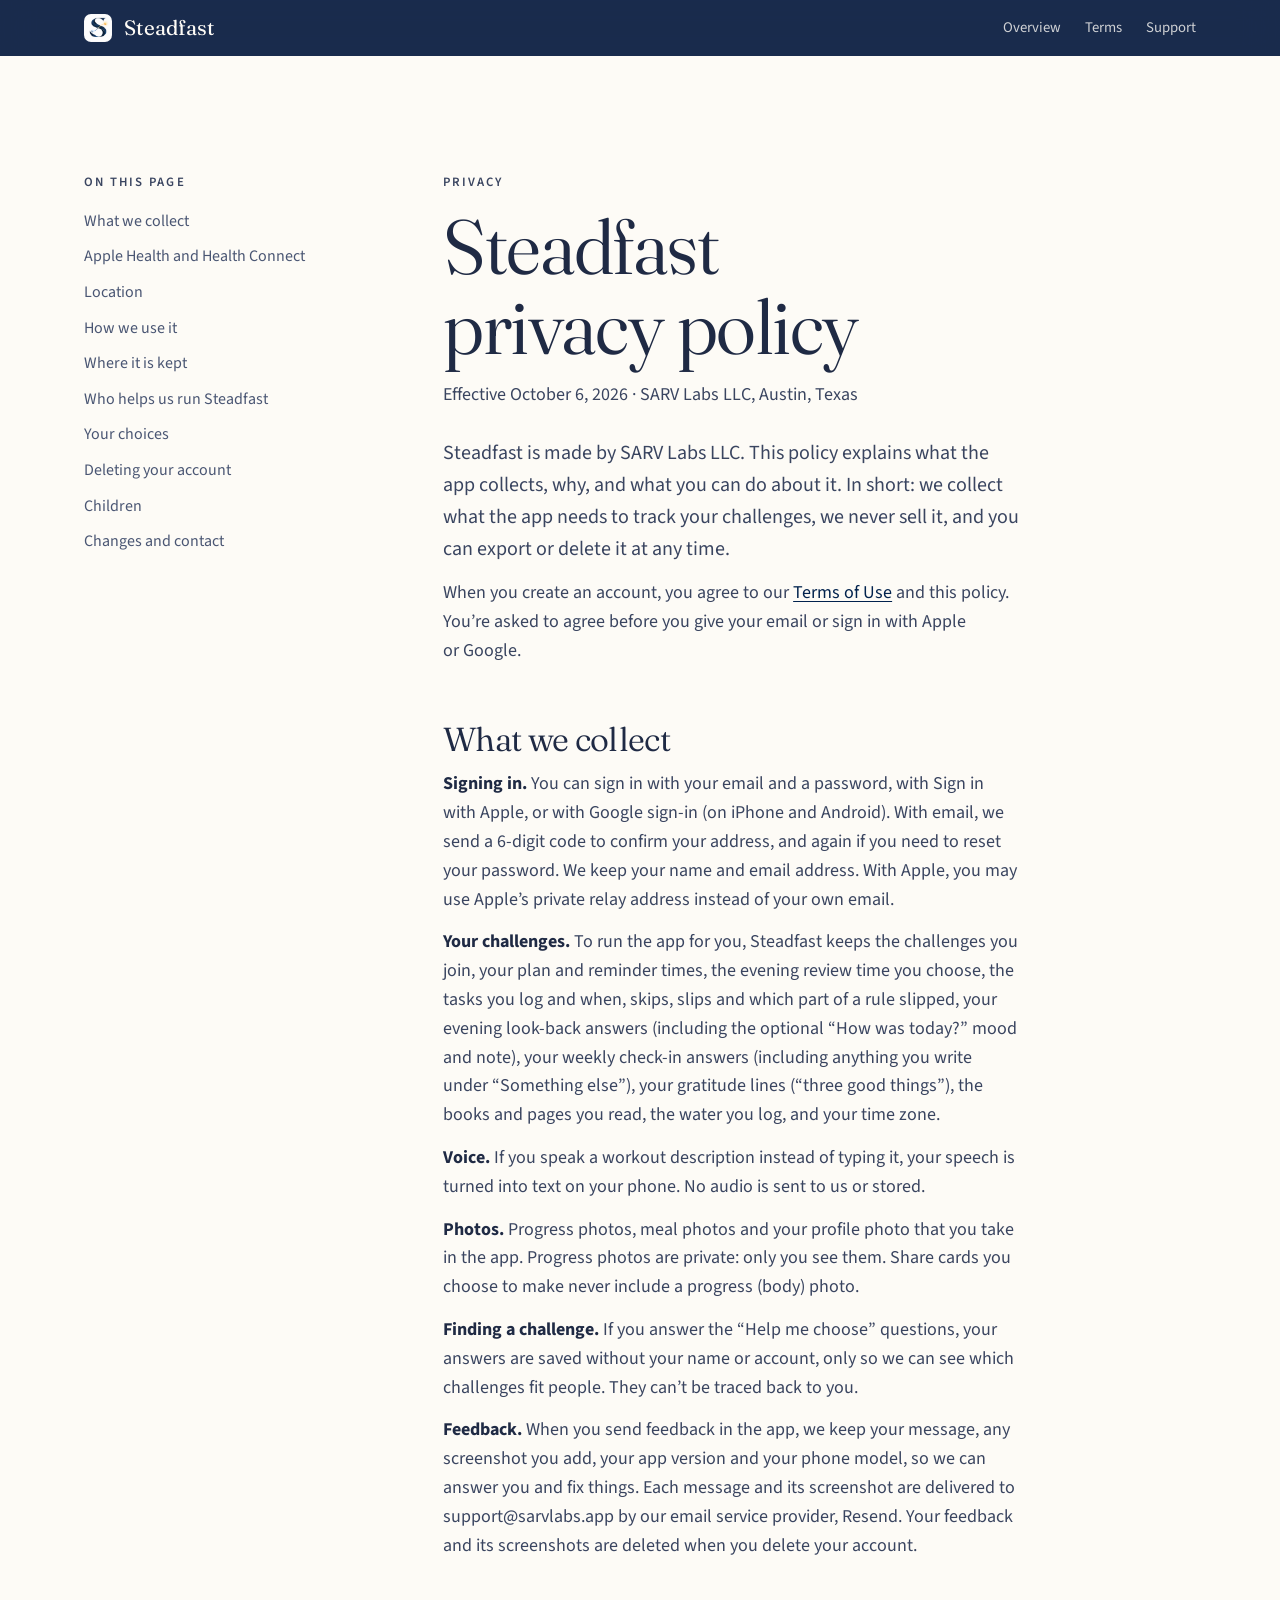
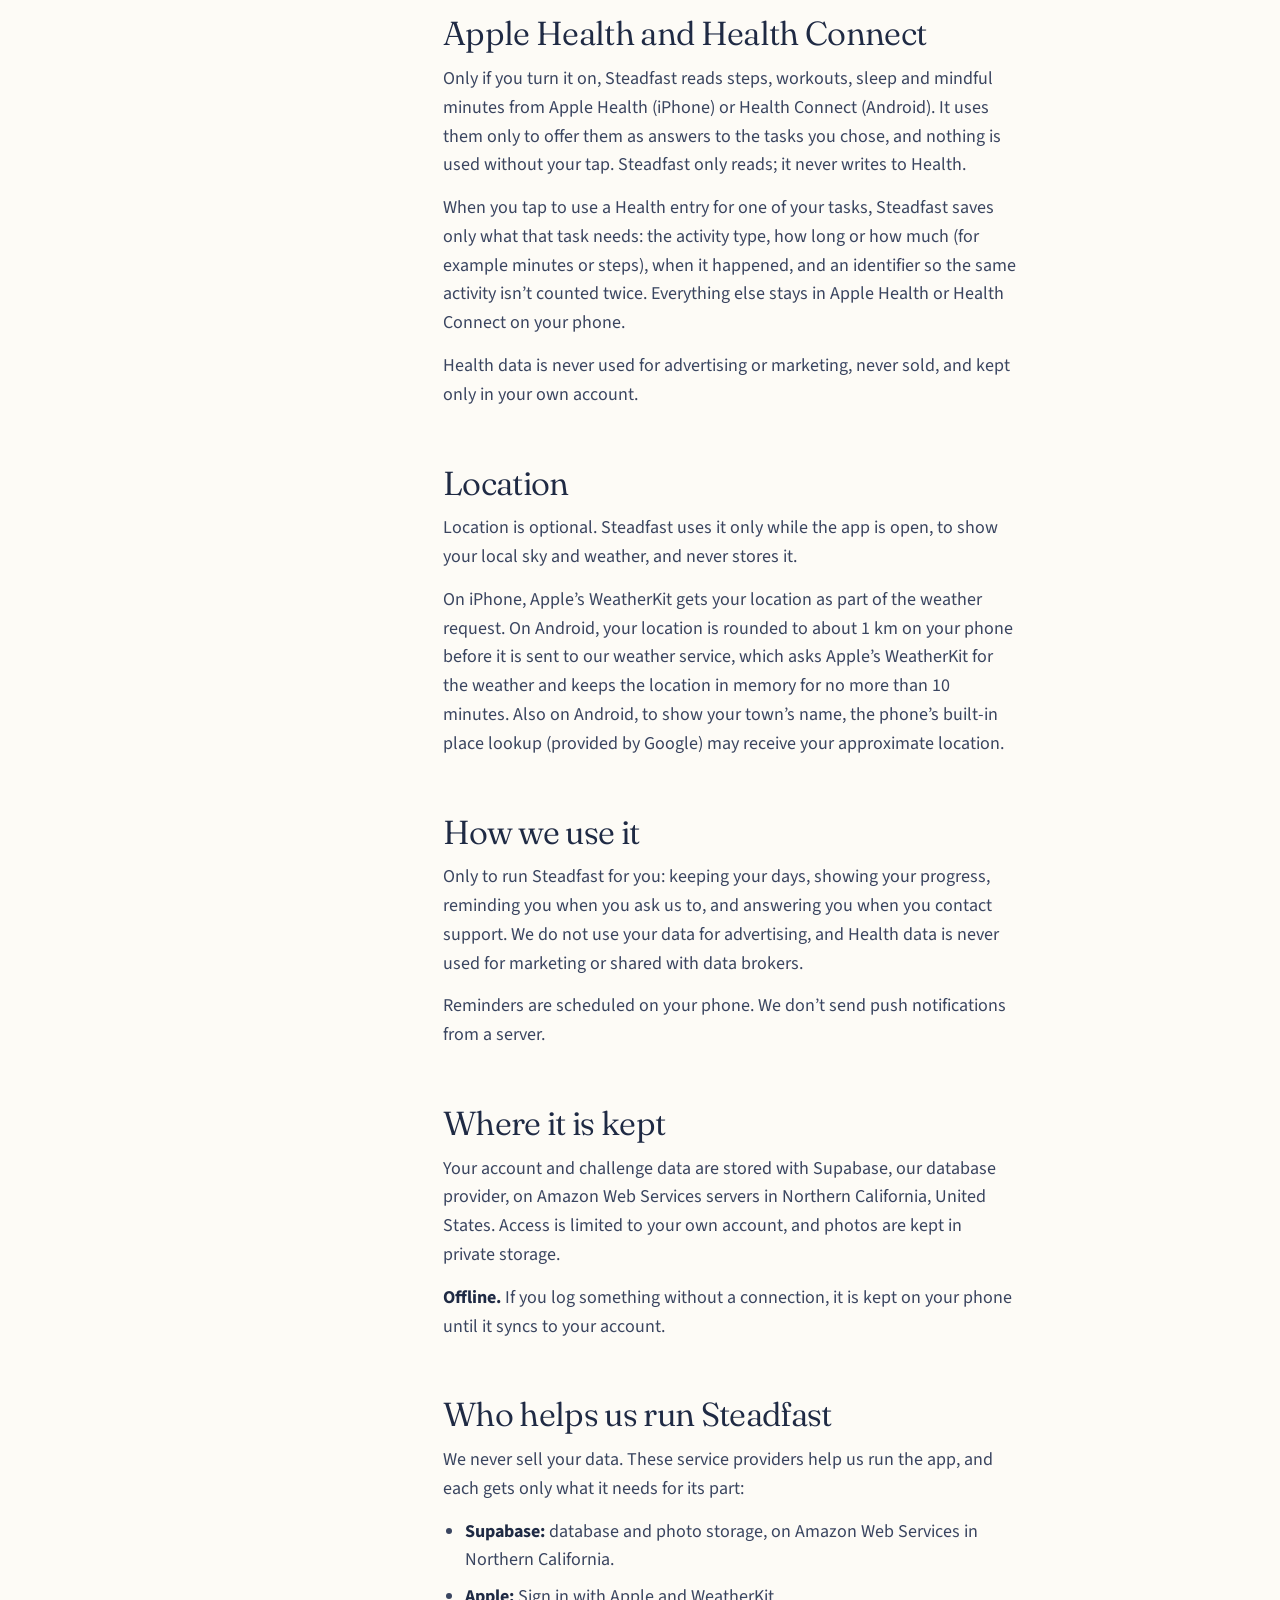
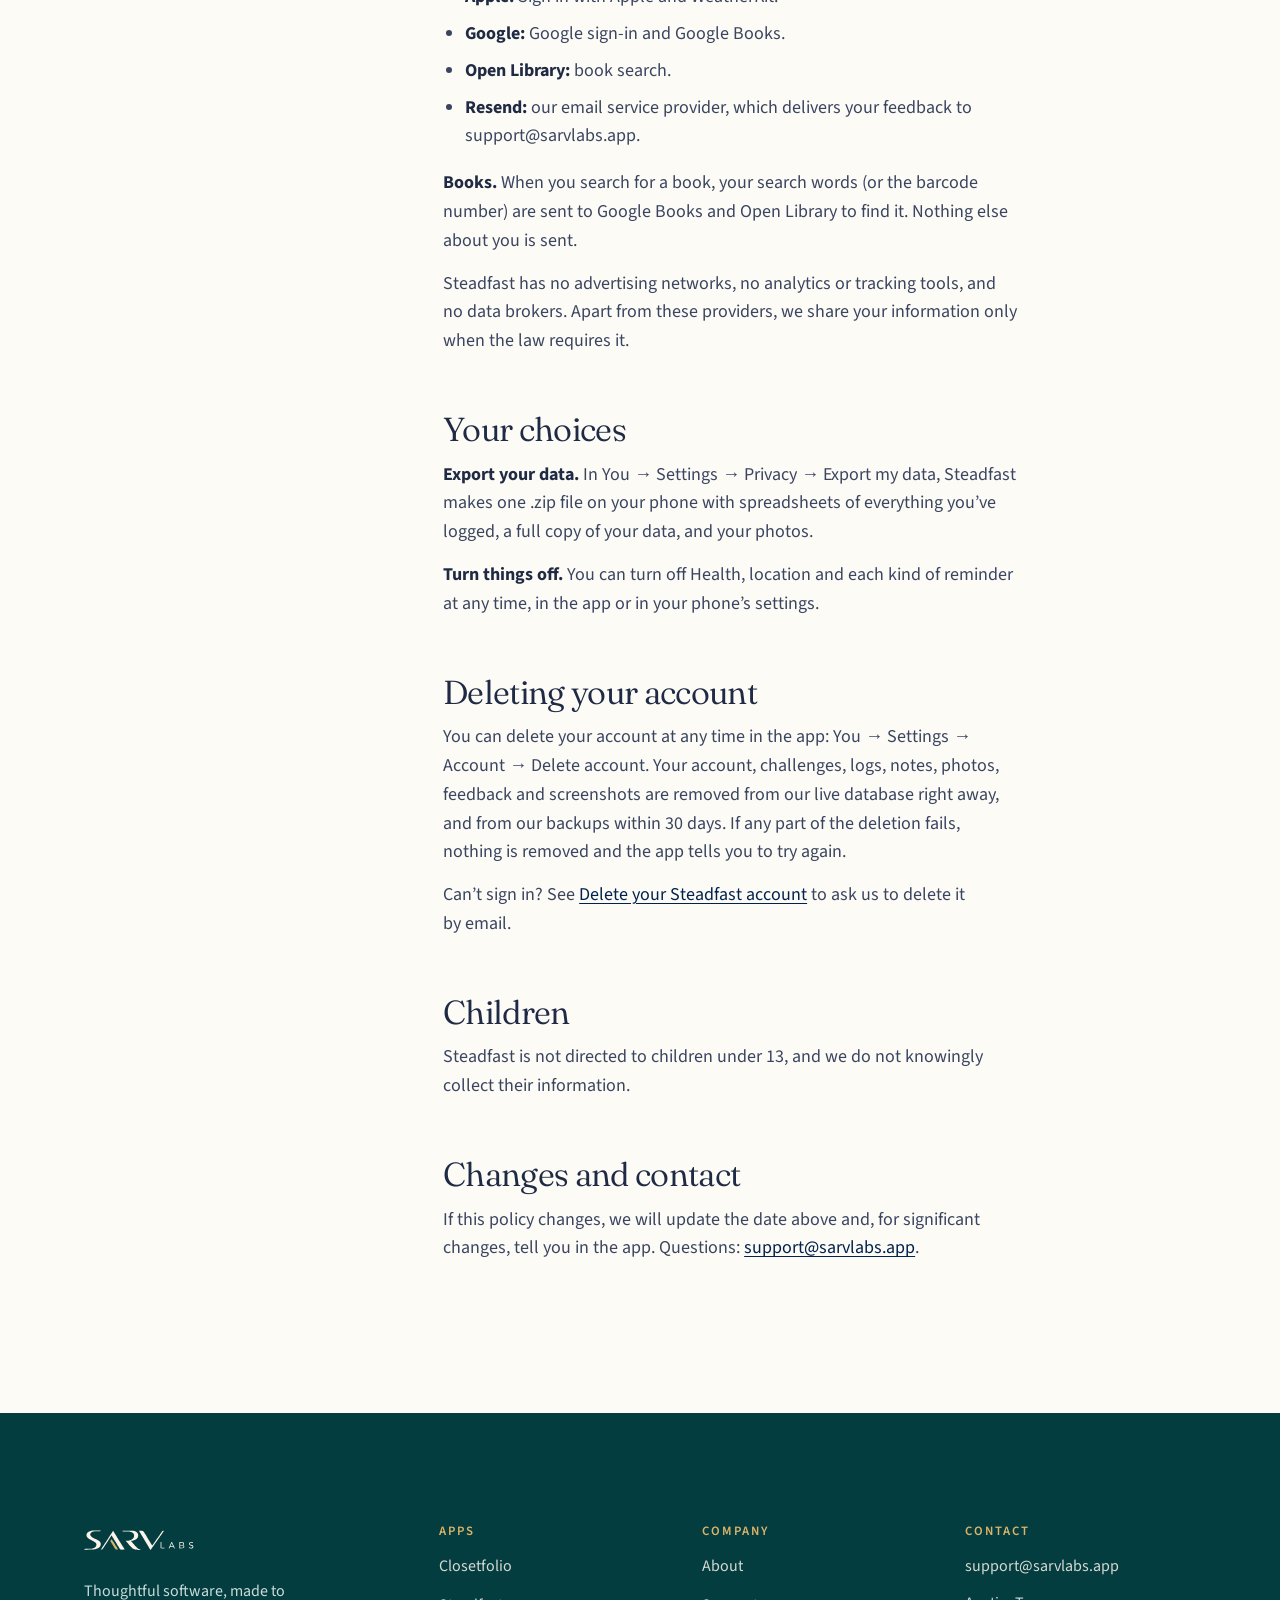
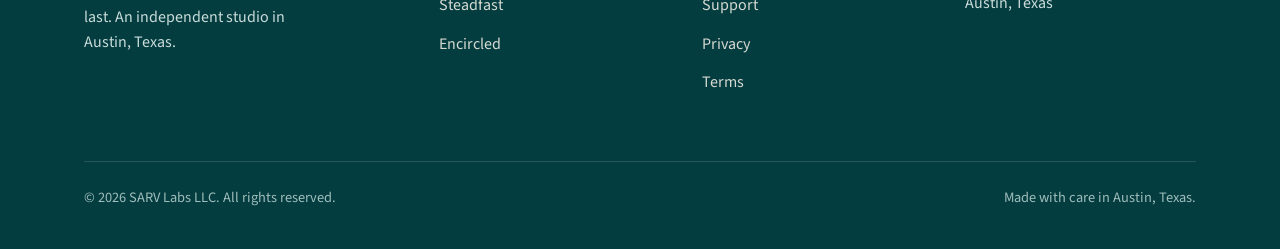
<file: steadfast/privacy.html>
<!doctype html>
<html lang="en">
<head>
<meta charset="utf-8">
<meta name="viewport" content="width=device-width, initial-scale=1, viewport-fit=cover">
<meta name="theme-color" content="#FAF4EA">
<link rel="icon" href="icon-32.png" sizes="32x32" type="image/png">
<link rel="apple-touch-icon" href="icon-180.png">
<link rel="preload" href="../assets/fonts/fraunces.woff2" as="font" type="font/woff2" crossorigin>
<link rel="stylesheet" href="../assets/css/site.css">
<title>Steadfast Privacy Policy</title>
<meta name="description" content="How Steadfast, by SARV Labs, handles your information.">
<style>
  body { background: #FDFBF6; color: #1F2A44; }
  .pnav { position: fixed; inset: 0 0 auto 0; z-index: 50; padding-top: env(safe-area-inset-top, 0px); background: rgba(1, 20, 58, .9); backdrop-filter: blur(18px); -webkit-backdrop-filter: blur(18px); }
  .pnav__inner { height: 56px; display: flex; align-items: center; justify-content: space-between; gap: 20px; color: #FDFBF6; }
  .pnav a { color: #FDFBF6; text-decoration: none; }
  .pnav__brand { display: flex; align-items: center; gap: 12px; }
  .pnav__brand img { width: 28px; height: 28px; border-radius: 7px; }
  .pnav__brand b { font-family: var(--serif); font-weight: 400; font-size: 1.3rem; }
  .pnav__links { display: flex; gap: 24px; font-size: .92rem; }
  .pnav__links a { opacity: .8; }
  .doc { padding-top: calc(56px + env(safe-area-inset-top, 0px) + clamp(56px, 8vw, 104px)); padding-bottom: clamp(96px, 12vw, 150px); display: grid; grid-template-columns: minmax(0, 3fr) minmax(0, 8fr); gap: 40px clamp(40px, 6vw, 96px); }
  @media (max-width: 860px) { .doc { grid-template-columns: 1fr; } .toc { position: static !important; } }
  .toc { position: sticky; top: 96px; align-self: start; display: grid; gap: 10px; }
  .toc a { color: #4A5673; text-decoration: none; font-size: 1rem; }
  .toc a:hover { color: #01224D; text-decoration: underline; text-underline-offset: 3px; }
  .doc h1 { font-size: var(--fs-h1); max-width: 14ch; }
  .meta { margin-top: 16px; color: #4A5673; }
  .doc .intro { margin-top: 28px; font-size: 1.25rem; line-height: 1.6; max-width: 58ch; }
  .doc section { margin-top: 56px; scroll-margin-top: 90px; }
  .doc h2 { font-size: clamp(1.7rem, 2.6vw, 2.2rem); }
  .doc p { margin-top: 14px; color: #3A4560; max-width: 64ch; }
  .doc strong { color: #1F2A44; }
  .doc article a { color: #01224D; text-underline-offset: 3px; }
  .doc ul { margin-top: 14px; padding-left: 1.2em; display: grid; gap: 8px; }
  .doc li { color: #3A4560; max-width: 62ch; }
  .todo { background: #FFF1CF; border-radius: 4px; padding: 0 4px; }
  .label { color: #8A5D14; }
</style>
</head>
<body>
<a class="skip" href="#main">Skip to content</a>
<header class="pnav">
  <div class="wrap pnav__inner">
    <a class="pnav__brand" href="index.html"><img src="../assets/img/sf-icon.png" alt="" width="28" height="28"><b>Steadfast</b></a>
    <nav class="pnav__links" aria-label="Steadfast"><a href="index.html">Overview</a><a href="terms.html">Terms</a><a href="../support.html">Support</a></nav>
  </div>
</header>

<main id="main" class="wrap doc">
  <nav class="toc" aria-label="On this page">
    <p class="label" style="margin-bottom: 6px">On this page</p>
    <a href="#collect">What we collect</a>
    <a href="#health">Apple Health and Health Connect</a>
    <a href="#location">Location</a>
    <a href="#use">How we use it</a>
    <a href="#store">Where it is kept</a>
    <a href="#share">Who helps us run Steadfast</a>
    <a href="#choices">Your choices</a>
    <a href="#delete">Deleting your account</a>
    <a href="#children">Children</a>
    <a href="#contact">Changes and contact</a>
  </nav>
  <article>
    <p class="label">Privacy</p>
    <h1 style="margin-top: 14px">Steadfast privacy policy</h1>
    <p class="meta">Effective October 6, 2026 · SARV Labs LLC, Austin, Texas</p>
    <p class="intro">Steadfast is made by SARV Labs LLC. This policy explains what the app collects, why, and what you can do about it. In short: we collect what the app needs to track your challenges, we never sell it, and you can export or delete it at any time.</p>
    <p>When you create an account, you agree to our <a href="terms.html">Terms of Use</a> and this policy. You’re asked to agree before you give your email or sign in with Apple or Google.</p>

    <section id="collect">
      <h2>What we collect</h2>
      <p><strong>Signing in.</strong> You can sign in with your email and a password, with Sign in with Apple, or with Google sign-in (on iPhone and Android). With email, we send a 6-digit code to confirm your address, and again if you need to reset your password. We keep your name and email address. With Apple, you may use Apple’s private relay address instead of your own email.</p>
      <p><strong>Your challenges.</strong> To run the app for you, Steadfast keeps the challenges you join, your plan and reminder times, the evening review time you choose, the tasks you log and when, skips, slips and which part of a rule slipped, your evening look-back answers (including the optional “How was today?” mood and note), your weekly check-in answers (including anything you write under “Something else”), your gratitude lines (“three good things”), the books and pages you read, the water you log, and your time zone.</p>
      <p><strong>Voice.</strong> If you speak a workout description instead of typing it, your speech is turned into text on your phone. No audio is sent to us or stored.</p>
      <p><strong>Photos.</strong> Progress photos, meal photos and your profile photo that you take in the app. Progress photos are private: only you see them. Share cards you choose to make never include a progress (body) photo.</p>
      <p><strong>Finding a challenge.</strong> If you answer the “Help me choose” questions, your answers are saved without your name or account, only so we can see which challenges fit people. They can’t be traced back to you.</p>
      <p><strong>Feedback.</strong> When you send feedback in the app, we keep your message, any screenshot you add, your app version and your phone model, so we can answer you and fix things. Each message and its screenshot are delivered to support@sarvlabs.app by our email service provider, Resend. Your feedback and its screenshots are deleted when you delete your account.</p>
    </section>

    <section id="health">
      <h2>Apple Health and Health Connect</h2>
      <p>Only if you turn it on, Steadfast reads steps, workouts, sleep and mindful minutes from Apple Health (iPhone) or Health Connect (Android). It uses them only to offer them as answers to the tasks you chose, and nothing is used without your tap. Steadfast only reads; it never writes to Health.</p>
      <p>When you tap to use a Health entry for one of your tasks, Steadfast saves only what that task needs: the activity type, how long or how much (for example minutes or steps), when it happened, and an identifier so the same activity isn’t counted twice. Everything else stays in Apple Health or Health Connect on your phone.</p>
      <p>Health data is never used for advertising or marketing, never sold, and kept only in your own account.</p>
    </section>

    <section id="location">
      <h2>Location</h2>
      <p>Location is optional. Steadfast uses it only while the app is open, to show your local sky and weather, and never stores it.</p>
      <p>On iPhone, Apple’s WeatherKit gets your location as part of the weather request. On Android, your location is rounded to about 1&nbsp;km on your phone before it is sent to our weather service, which asks Apple’s WeatherKit for the weather and keeps the location in memory for no more than 10 minutes. Also on Android, to show your town’s name, the phone’s built-in place lookup (provided by Google) may receive your approximate location.</p>
    </section>

    <section id="use">
      <h2>How we use it</h2>
      <p>Only to run Steadfast for you: keeping your days, showing your progress, reminding you when you ask us to, and answering you when you contact support. We do not use your data for advertising, and Health data is never used for marketing or shared with data brokers.</p>
      <p>Reminders are scheduled on your phone. We don’t send push notifications from a server.</p>
    </section>

    <section id="store">
      <h2>Where it is kept</h2>
      <p>Your account and challenge data are stored with Supabase, our database provider, on Amazon Web Services servers in Northern California, United States. Access is limited to your own account, and photos are kept in private storage.</p>
      <p><strong>Offline.</strong> If you log something without a connection, it is kept on your phone until it syncs to your account.</p>
    </section>

    <section id="share">
      <h2>Who helps us run Steadfast</h2>
      <p>We never sell your data. These service providers help us run the app, and each gets only what it needs for its part:</p>
      <ul>
        <li><strong>Supabase:</strong> database and photo storage, on Amazon Web Services in Northern California.</li>
        <li><strong>Apple:</strong> Sign in with Apple and WeatherKit.</li>
        <li><strong>Google:</strong> Google sign-in and Google Books.</li>
        <li><strong>Open Library:</strong> book search.</li>
        <li><strong>Resend:</strong> our email service provider, which delivers your feedback to support@sarvlabs.app.</li>
      </ul>
      <p><strong>Books.</strong> When you search for a book, your search words (or the barcode number) are sent to Google Books and Open Library to find it. Nothing else about you is sent.</p>
      <p>Steadfast has no advertising networks, no analytics or tracking tools, and no data brokers. Apart from these providers, we share your information only when the law requires it.</p>
    </section>

    <section id="choices">
      <h2>Your choices</h2>
      <p><strong>Export your data.</strong> In You → Settings → Privacy → Export my data, Steadfast makes one .zip file on your phone with spreadsheets of everything you’ve logged, a full copy of your data, and your photos.</p>
      <p><strong>Turn things off.</strong> You can turn off Health, location and each kind of reminder at any time, in the app or in your phone’s settings.</p>
    </section>

    <section id="delete">
      <h2>Deleting your account</h2>
      <p>You can delete your account at any time in the app: You → Settings → Account → Delete account. Your account, challenges, logs, notes, photos, feedback and screenshots are removed from our live database right away, and from our backups within 30 days. If any part of the deletion fails, nothing is removed and the app tells you to try again.</p>
      <p>Can’t sign in? See <a href="delete-account/">Delete your Steadfast account</a> to ask us to delete it by email.</p>
    </section>

    <section id="children">
      <h2>Children</h2>
      <p>Steadfast is not directed to children under 13, and we do not knowingly collect their information.</p>
    </section>

    <section id="contact">
      <h2>Changes and contact</h2>
      <p>If this policy changes, we will update the date above and, for significant changes, tell you in the app. Questions: <a href="mailto:support@sarvlabs.app">support@sarvlabs.app</a>.</p>
    </section>
  </article>
</main>

<footer class="footer">
  <div class="wrap">
    <div class="footer__top">
      <div class="footer__brand">
        <img src="../assets/img/logo-cream.svg" alt="SARV Labs" width="112" height="36">
        <p>Thoughtful software, made to last. An independent studio in Austin, Texas.</p>
      </div>
      <div>
        <h4>Apps</h4>
        <ul>
          <li><a href="../closetfolio/index.html">Closetfolio</a></li>
          <li><a href="../steadfast/index.html">Steadfast</a></li>
          <li><a href="../encircled/index.html">Encircled</a></li>
        </ul>
      </div>
      <div>
        <h4>Company</h4>
        <ul>
          <li><a href="../about.html">About</a></li>
          <li><a href="../support.html">Support</a></li>
          <li><a href="../privacy.html">Privacy</a></li>
          <li><a href="../steadfast/terms.html">Terms</a></li>
        </ul>
      </div>
      <div>
        <h4>Contact</h4>
        <ul>
          <li><a href="mailto:support@sarvlabs.app">support@sarvlabs.app</a></li>
          <li style="color: var(--on-teal); font-size: 1rem">Austin, Texas</li>
        </ul>
      </div>
    </div>
    <div class="footer__bottom">
      <span>© <span data-year>2026</span> SARV Labs LLC. All rights reserved.</span>
      <span>Made with care in Austin, Texas.</span>
    </div>
  </div>
</footer>

<script src="../assets/js/site.js"></script>
</body>
</html>
</file>
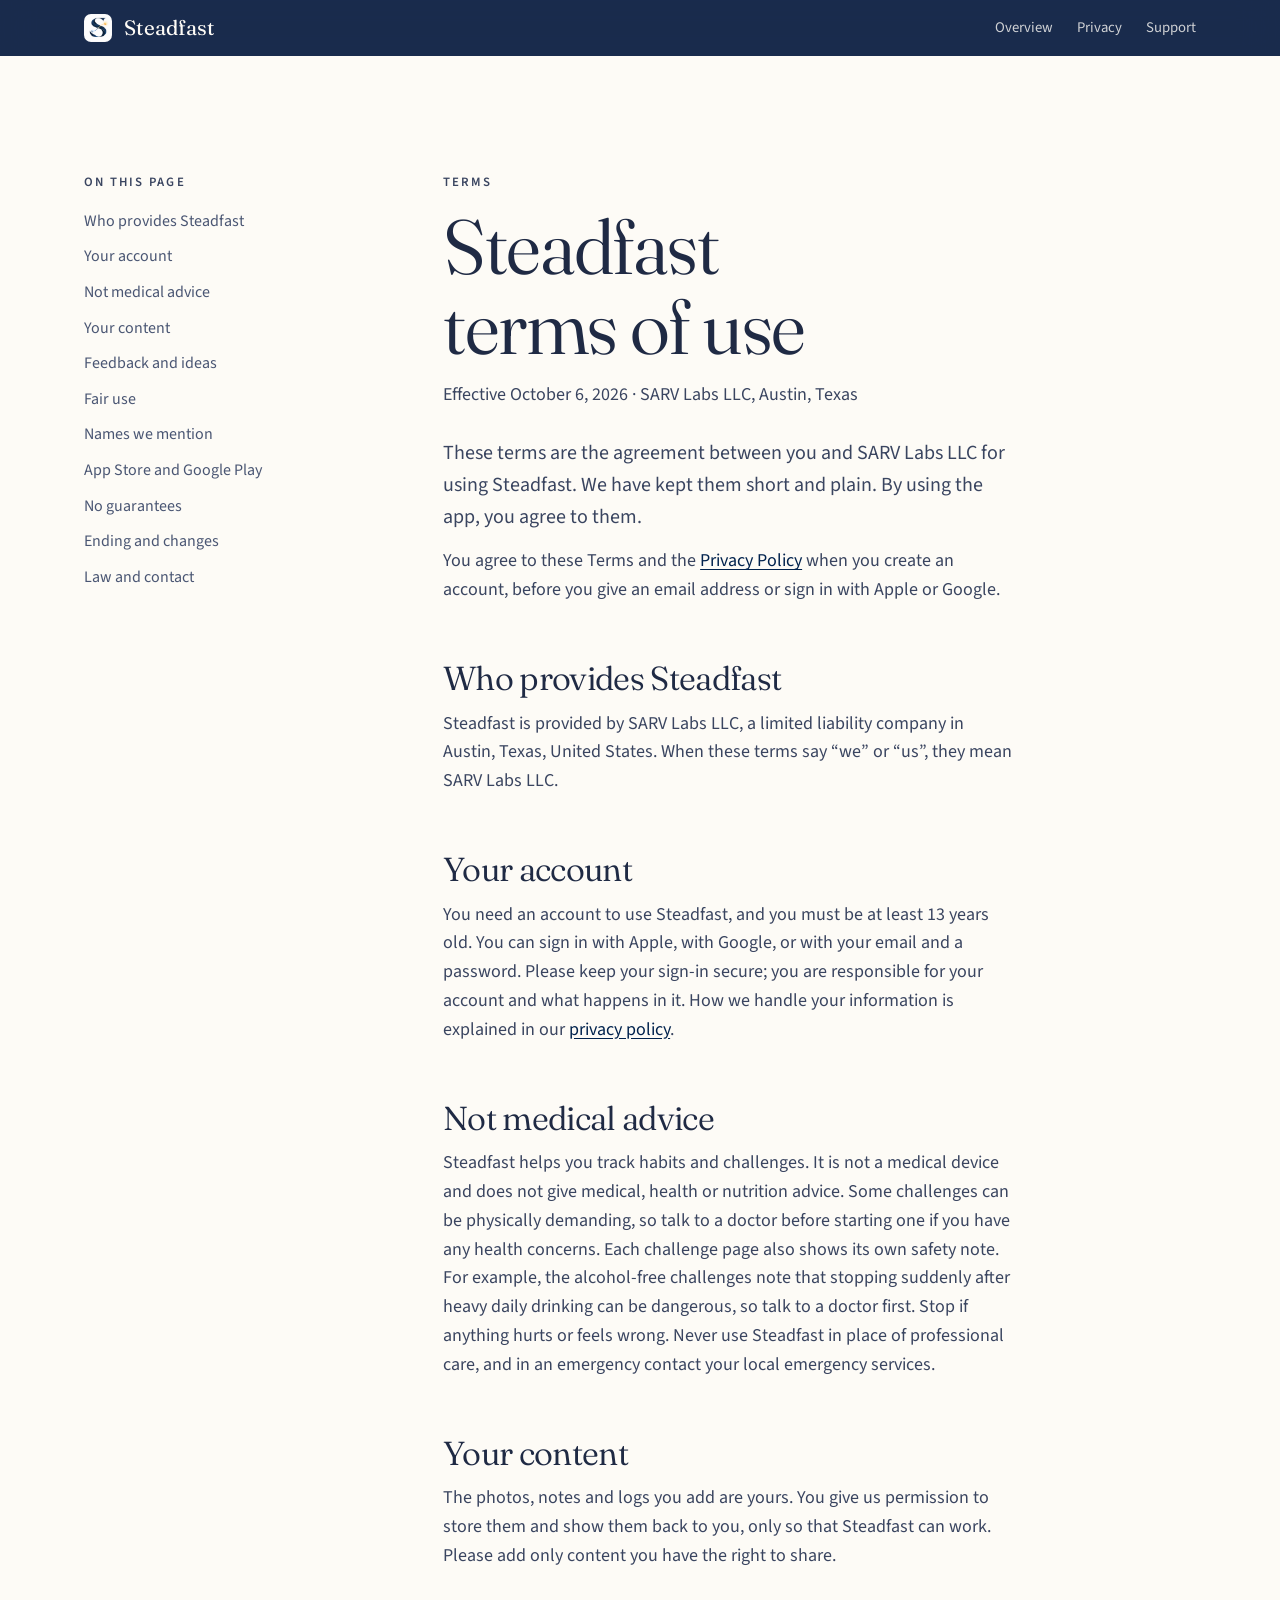
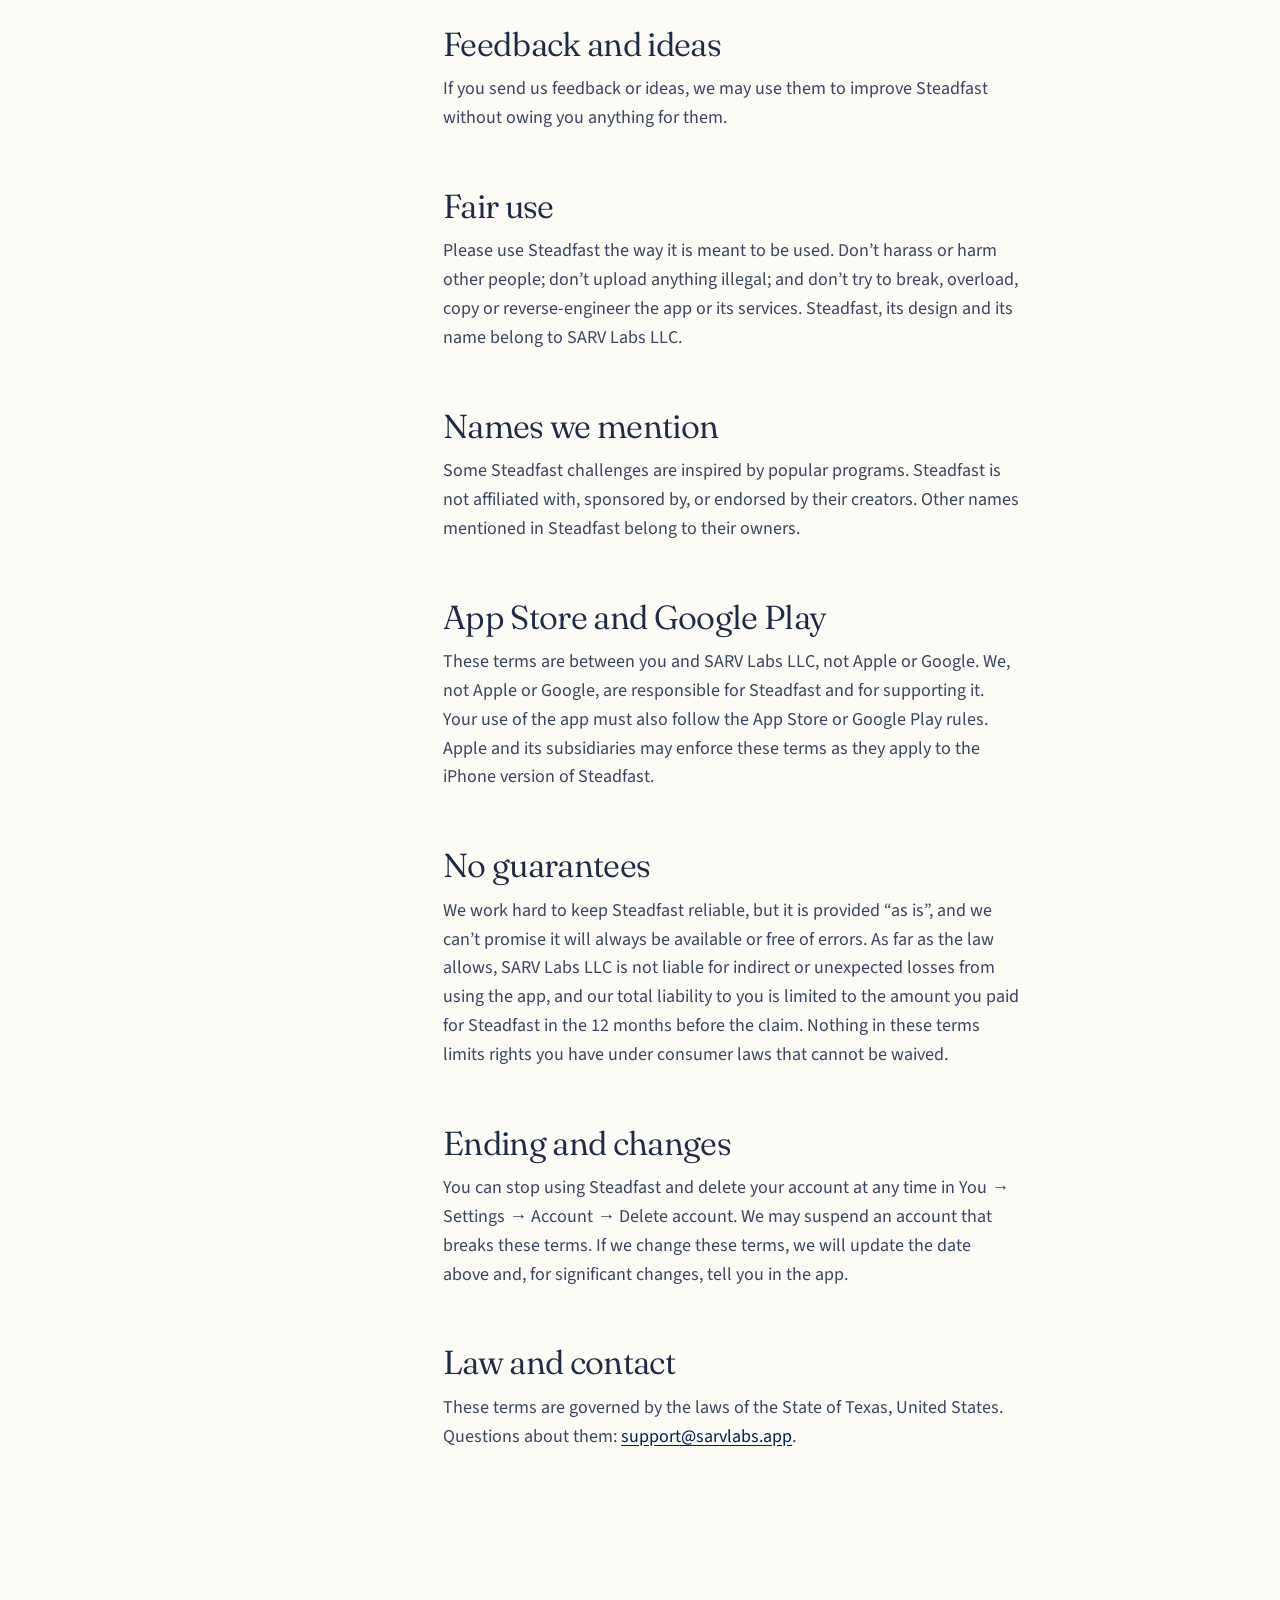
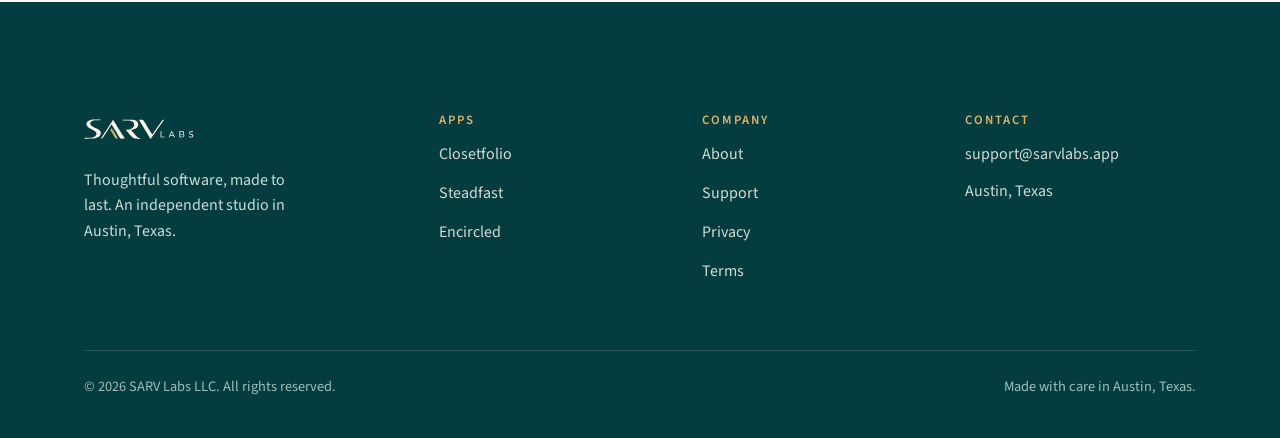
<file: steadfast/terms.html>
<!doctype html>
<html lang="en">
<head>
<meta charset="utf-8">
<meta name="viewport" content="width=device-width, initial-scale=1, viewport-fit=cover">
<meta name="theme-color" content="#FAF4EA">
<link rel="icon" href="icon-32.png" sizes="32x32" type="image/png">
<link rel="apple-touch-icon" href="icon-180.png">
<link rel="preload" href="../assets/fonts/fraunces.woff2" as="font" type="font/woff2" crossorigin>
<link rel="stylesheet" href="../assets/css/site.css">
<title>Steadfast Terms of Use</title>
<meta name="description" content="The terms for using Steadfast, by SARV Labs, in plain language.">
<style>
  body { background: #FDFBF6; color: #1F2A44; }
  .pnav { position: fixed; inset: 0 0 auto 0; z-index: 50; padding-top: env(safe-area-inset-top, 0px); background: rgba(1, 20, 58, .9); backdrop-filter: blur(18px); -webkit-backdrop-filter: blur(18px); }
  .pnav__inner { height: 56px; display: flex; align-items: center; justify-content: space-between; gap: 20px; color: #FDFBF6; }
  .pnav a { color: #FDFBF6; text-decoration: none; }
  .pnav__brand { display: flex; align-items: center; gap: 12px; }
  .pnav__brand img { width: 28px; height: 28px; border-radius: 7px; }
  .pnav__brand b { font-family: var(--serif); font-weight: 400; font-size: 1.3rem; }
  .pnav__links { display: flex; gap: 24px; font-size: .92rem; }
  .pnav__links a { opacity: .8; }
  .doc { padding-top: calc(56px + env(safe-area-inset-top, 0px) + clamp(56px, 8vw, 104px)); padding-bottom: clamp(96px, 12vw, 150px); display: grid; grid-template-columns: minmax(0, 3fr) minmax(0, 8fr); gap: 40px clamp(40px, 6vw, 96px); }
  @media (max-width: 860px) { .doc { grid-template-columns: 1fr; } .toc { position: static !important; } }
  .toc { position: sticky; top: 96px; align-self: start; display: grid; gap: 10px; }
  .toc a { color: #4A5673; text-decoration: none; font-size: 1rem; }
  .toc a:hover { color: #01224D; text-decoration: underline; text-underline-offset: 3px; }
  .doc h1 { font-size: var(--fs-h1); max-width: 14ch; }
  .meta { margin-top: 16px; color: #4A5673; }
  .doc .intro { margin-top: 28px; font-size: 1.25rem; line-height: 1.6; max-width: 58ch; }
  .doc section { margin-top: 56px; scroll-margin-top: 90px; }
  .doc h2 { font-size: clamp(1.7rem, 2.6vw, 2.2rem); }
  .doc p, .doc li { color: #3A4560; max-width: 64ch; }
  .doc p { margin-top: 14px; }
  .doc ul { margin-top: 14px; padding-left: 1.2em; display: grid; gap: 8px; }
  .doc strong { color: #1F2A44; }
  .doc a:not(.toc a) { color: #01224D; text-underline-offset: 3px; }
  .label { color: #8A5D14; }
</style>
</head>
<body>
<a class="skip" href="#main">Skip to content</a>
<header class="pnav">
  <div class="wrap pnav__inner">
    <a class="pnav__brand" href="index.html"><img src="../assets/img/sf-icon.png" alt="" width="28" height="28"><b>Steadfast</b></a>
    <nav class="pnav__links" aria-label="Steadfast"><a href="index.html">Overview</a><a href="privacy.html">Privacy</a><a href="../support.html">Support</a></nav>
  </div>
</header>

<main id="main" class="wrap doc">
  <nav class="toc" aria-label="On this page">
    <p class="label" style="margin-bottom: 6px">On this page</p>
    <a href="#who">Who provides Steadfast</a>
    <a href="#account">Your account</a>
    <a href="#medical">Not medical advice</a>
    <a href="#content">Your content</a>
    <a href="#feedback">Feedback and ideas</a>
    <a href="#fair">Fair use</a>
    <a href="#names">Names we mention</a>
    <a href="#stores">App Store and Google Play</a>
    <a href="#liability">No guarantees</a>
    <a href="#ending">Ending and changes</a>
    <a href="#contact">Law and contact</a>
  </nav>
  <article>
    <p class="label">Terms</p>
    <h1 style="margin-top: 14px">Steadfast terms of use</h1>
    <p class="meta">Effective October 6, 2026 · SARV Labs LLC, Austin, Texas</p>
    <p class="intro">These terms are the agreement between you and SARV Labs LLC for using Steadfast. We have kept them short and plain. By using the app, you agree to them.</p>
    <p>You agree to these Terms and the <a href="privacy.html">Privacy Policy</a> when you create an account, before you give an email address or sign in with Apple or Google.</p>

    <section id="who">
      <h2>Who provides Steadfast</h2>
      <p>Steadfast is provided by SARV Labs LLC, a limited liability company in Austin, Texas, United States. When these terms say “we” or “us”, they mean SARV Labs LLC.</p>
    </section>

    <section id="account">
      <h2>Your account</h2>
      <p>You need an account to use Steadfast, and you must be at least 13 years old. You can sign in with Apple, with Google, or with your email and a password. Please keep your sign-in secure; you are responsible for your account and what happens in it. How we handle your information is explained in our <a href="privacy.html">privacy policy</a>.</p>
    </section>

    <section id="medical">
      <h2>Not medical advice</h2>
      <p>Steadfast helps you track habits and challenges. It is not a medical device and does not give medical, health or nutrition advice. Some challenges can be physically demanding, so talk to a doctor before starting one if you have any health concerns. Each challenge page also shows its own safety note. For example, the alcohol-free challenges note that stopping suddenly after heavy daily drinking can be dangerous, so talk to a doctor first. Stop if anything hurts or feels wrong. Never use Steadfast in place of professional care, and in an emergency contact your local emergency services.</p>
    </section>

    <section id="content">
      <h2>Your content</h2>
      <p>The photos, notes and logs you add are yours. You give us permission to store them and show them back to you, only so that Steadfast can work. Please add only content you have the right to share.</p>
    </section>

    <section id="feedback">
      <h2>Feedback and ideas</h2>
      <p>If you send us feedback or ideas, we may use them to improve Steadfast without owing you anything for them.</p>
    </section>

    <section id="fair">
      <h2>Fair use</h2>
      <p>Please use Steadfast the way it is meant to be used. Don’t harass or harm other people; don’t upload anything illegal; and don’t try to break, overload, copy or reverse-engineer the app or its services. Steadfast, its design and its name belong to SARV Labs LLC.</p>
    </section>

    <section id="names">
      <h2>Names we mention</h2>
      <p>Some Steadfast challenges are inspired by popular programs. Steadfast is not affiliated with, sponsored by, or endorsed by their creators. Other names mentioned in Steadfast belong to their owners.</p>
    </section>

    <section id="stores">
      <h2>App Store and Google Play</h2>
      <p>These terms are between you and SARV Labs LLC, not Apple or Google. We, not Apple or Google, are responsible for Steadfast and for supporting it. Your use of the app must also follow the App Store or Google Play rules. Apple and its subsidiaries may enforce these terms as they apply to the iPhone version of Steadfast.</p>
    </section>

    <section id="liability">
      <h2>No guarantees</h2>
      <p>We work hard to keep Steadfast reliable, but it is provided “as is”, and we can’t promise it will always be available or free of errors. As far as the law allows, SARV Labs LLC is not liable for indirect or unexpected losses from using the app, and our total liability to you is limited to the amount you paid for Steadfast in the 12 months before the claim. Nothing in these terms limits rights you have under consumer laws that cannot be waived.</p>
    </section>

    <section id="ending">
      <h2>Ending and changes</h2>
      <p>You can stop using Steadfast and delete your account at any time in You → Settings → Account → Delete account. We may suspend an account that breaks these terms. If we change these terms, we will update the date above and, for significant changes, tell you in the app.</p>
    </section>

    <section id="contact">
      <h2>Law and contact</h2>
      <p>These terms are governed by the laws of the State of Texas, United States. Questions about them: <a href="mailto:support@sarvlabs.app">support@sarvlabs.app</a>.</p>
    </section>
  </article>
</main>

<footer class="footer">
  <div class="wrap">
    <div class="footer__top">
      <div class="footer__brand">
        <img src="../assets/img/logo-cream.svg" alt="SARV Labs" width="112" height="36">
        <p>Thoughtful software, made to last. An independent studio in Austin, Texas.</p>
      </div>
      <div>
        <h4>Apps</h4>
        <ul>
          <li><a href="../closetfolio/index.html">Closetfolio</a></li>
          <li><a href="../steadfast/index.html">Steadfast</a></li>
          <li><a href="../encircled/index.html">Encircled</a></li>
        </ul>
      </div>
      <div>
        <h4>Company</h4>
        <ul>
          <li><a href="../about.html">About</a></li>
          <li><a href="../support.html">Support</a></li>
          <li><a href="../privacy.html">Privacy</a></li>
          <li><a href="../steadfast/terms.html">Terms</a></li>
        </ul>
      </div>
      <div>
        <h4>Contact</h4>
        <ul>
          <li><a href="mailto:support@sarvlabs.app">support@sarvlabs.app</a></li>
          <li style="color: var(--on-teal); font-size: 1rem">Austin, Texas</li>
        </ul>
      </div>
    </div>
    <div class="footer__bottom">
      <span>© <span data-year>2026</span> SARV Labs LLC. All rights reserved.</span>
      <span>Made with care in Austin, Texas.</span>
    </div>
  </div>
</footer>

<script src="../assets/js/site.js"></script>
</body>
</html>
</file>
<file: assets/css/site.css>
/* SARV Labs — shared styles
   Brand: Deep Teal #043D40 · Cream #FAF4EA · Gold #DCB468 (on teal) · Deep Gold #8A5D14 (text on light)
   Type: Fraunces (display) + Source Sans 3 (text) */

/* Self-hosted variable fonts (no third-party requests) */
@font-face { font-family: "Fraunces"; src: url("../fonts/fraunces.woff2") format("woff2"); font-weight: 100 900; font-style: normal; font-display: swap; unicode-range: U+0000-00FF, U+0131, U+0152-0153, U+02BB-02BC, U+02C6, U+02DA, U+02DC, U+0304, U+0308, U+0329, U+2000-206F, U+20AC, U+2122, U+2191, U+2193, U+2212, U+2215, U+FEFF, U+FFFD; }
@font-face { font-family: "Fraunces"; src: url("../fonts/fraunces-ext.woff2") format("woff2"); font-weight: 100 900; font-style: normal; font-display: swap; unicode-range: U+0100-02BA, U+02BD-02C5, U+02C7-02CC, U+02CE-02D7, U+02DD-02FF, U+1D00-1DBF, U+1E00-1E9F, U+1EF2-1EFF, U+2020, U+20A0-20AB, U+20AD-20C0, U+2113, U+2C60-2C7F, U+A720-A7FF; }
@font-face { font-family: "Fraunces"; src: url("../fonts/fraunces-italic.woff2") format("woff2"); font-weight: 100 900; font-style: italic; font-display: swap; unicode-range: U+0000-00FF, U+0131, U+0152-0153, U+02BB-02BC, U+02C6, U+02DA, U+02DC, U+0304, U+0308, U+0329, U+2000-206F, U+20AC, U+2122, U+2191, U+2193, U+2212, U+2215, U+FEFF, U+FFFD; }
@font-face { font-family: "Fraunces"; src: url("../fonts/fraunces-ext-italic.woff2") format("woff2"); font-weight: 100 900; font-style: italic; font-display: swap; unicode-range: U+0100-02BA, U+02BD-02C5, U+02C7-02CC, U+02CE-02D7, U+02DD-02FF, U+1D00-1DBF, U+1E00-1E9F, U+1EF2-1EFF, U+2020, U+20A0-20AB, U+20AD-20C0, U+2113, U+2C60-2C7F, U+A720-A7FF; }
@font-face { font-family: "Source Sans 3"; src: url("../fonts/source-sans-3.woff2") format("woff2"); font-weight: 200 900; font-style: normal; font-display: swap; unicode-range: U+0000-00FF, U+0131, U+0152-0153, U+02BB-02BC, U+02C6, U+02DA, U+02DC, U+0304, U+0308, U+0329, U+2000-206F, U+20AC, U+2122, U+2191, U+2193, U+2212, U+2215, U+FEFF, U+FFFD; }
@font-face { font-family: "Source Sans 3"; src: url("../fonts/source-sans-3-ext.woff2") format("woff2"); font-weight: 200 900; font-style: normal; font-display: swap; unicode-range: U+0100-02BA, U+02BD-02C5, U+02C7-02CC, U+02CE-02D7, U+02DD-02FF, U+1D00-1DBF, U+1E00-1E9F, U+1EF2-1EFF, U+2020, U+20A0-20AB, U+20AD-20C0, U+2113, U+2C60-2C7F, U+A720-A7FF; }
@font-face { font-family: "Source Sans 3"; src: url("../fonts/source-sans-3-italic.woff2") format("woff2"); font-weight: 200 900; font-style: italic; font-display: swap; }

:root {
  color-scheme: light;
  --teal: #043D40;
  --teal-2: #2F6B6D;
  --teal-deep: #022B2D;
  --cream: #FAF4EA;
  --paper: #FFFDF8;
  --gold: #DCB468;
  --gold-deep: #8A5D14;
  --slate: #3E5658;
  --mist: #DDE9E6;
  --sand: #E6DCCB;
  --on-teal: #C9DCD9;
  --on-teal-2: #9FBDBA;

  --serif: "Fraunces", Georgia, "Times New Roman", serif;
  --sans: "Source Sans 3", "Helvetica Neue", Arial, sans-serif;

  --fs-hero: clamp(3.1rem, 8.4vw, 8.25rem);
  --fs-h1: clamp(2.6rem, 6vw, 5.5rem);
  --fs-h2: clamp(2.1rem, 4.4vw, 4rem);
  --fs-h3: clamp(1.5rem, 2.2vw, 2rem);
  --fs-lead: clamp(1.15rem, 1.6vw, 1.45rem);
  --fs-body: 1.125rem;
  --fs-small: 0.95rem;
  --fs-label: 0.8rem;

  --gutter: clamp(20px, 5vw, 64px);
  --max: 1240px;
  --nav-h: 60px;
  --ease: cubic-bezier(.2, .7, .2, 1);
  --ease-soft: cubic-bezier(.45, 0, .2, 1);
}

*, *::before, *::after { box-sizing: border-box; }
html { -webkit-text-size-adjust: 100%; scroll-behavior: smooth; }
body {
  margin: 0;
  background: var(--cream);
  color: var(--teal);
  font-family: var(--sans);
  font-size: var(--fs-body);
  line-height: 1.6;
  -webkit-font-smoothing: antialiased;
  text-rendering: optimizeLegibility;
  overflow-x: hidden;
}
img, svg { display: block; max-width: 100%; }
a { color: inherit; }
:focus-visible { outline: 2px solid var(--gold-deep); outline-offset: 3px; border-radius: 6px; }
::selection { background: var(--gold); color: var(--teal); }

h1, h2, h3 { font-family: var(--serif); font-weight: 350; line-height: 1.04; letter-spacing: -0.02em; margin: 0; text-wrap: balance; font-optical-sizing: auto; }
h3 { font-weight: 400; line-height: 1.15; letter-spacing: -0.01em; }
p { margin: 0; text-wrap: pretty; }
em { font-style: italic; }

.wrap { width: 100%; max-width: var(--max); margin-inline: auto; padding-inline: var(--gutter); }
.label {
  font-family: var(--sans); font-size: var(--fs-label); font-weight: 600;
  letter-spacing: 0.16em; text-transform: uppercase; color: var(--gold-deep);
}
.lead { font-size: var(--fs-lead); line-height: 1.5; color: var(--slate); max-width: 38ch; }
.muted { color: var(--slate); }
.skip { position: absolute; left: -999px; top: 8px; background: var(--teal); color: var(--cream); padding: 10px 16px; border-radius: 8px; z-index: 100; }
.skip:focus { left: 12px; }

/* ---------- Buttons & links ---------- */
.btn {
  display: inline-flex; align-items: center; gap: .55em; min-height: 48px; padding: 0 1.5em;
  border-radius: 999px; font: 600 1rem/1 var(--sans); text-decoration: none; letter-spacing: .01em;
  transition: transform .4s var(--ease), background-color .3s, color .3s, box-shadow .4s var(--ease);
}
.btn:hover { transform: translateY(-2px); }
.btn--teal { background: var(--teal); color: var(--cream); }
.btn--teal:hover { box-shadow: 0 12px 28px -12px rgba(4, 61, 64, .55); }
.btn--gold { background: var(--gold); color: var(--teal); }
.btn--ghost { color: currentColor; box-shadow: inset 0 0 0 1.5px currentColor; }
.more {
  display: inline-flex; align-items: center; gap: .3em; font-weight: 600; text-decoration: none;
  color: var(--teal-2); font-size: 1.05rem;
}
.more::after { content: "›"; font-size: 1.35em; line-height: 0; transform: translateY(-1px); transition: transform .35s var(--ease); }
.more:hover::after { transform: translate(4px, -1px); }
.more:hover { text-decoration: underline; text-underline-offset: 4px; text-decoration-thickness: 1px; }

/* ---------- Navigation ---------- */
.nav {
  position: fixed; inset: 0 0 auto 0; z-index: 50;
  padding-top: env(safe-area-inset-top, 0px);
  background: rgba(250, 244, 234, .72);
  backdrop-filter: saturate(1.6) blur(18px); -webkit-backdrop-filter: saturate(1.6) blur(18px);
  border-bottom: 1px solid transparent;
  transition: border-color .4s, background-color .4s;
}
.nav.is-scrolled { border-bottom-color: rgba(4, 61, 64, .09); background: rgba(250, 244, 234, .86); }
.nav__inner { height: var(--nav-h); display: flex; align-items: center; justify-content: space-between; gap: 24px; }
.nav__logo img { height: 24px; width: auto; }
.nav__links { display: flex; align-items: center; gap: clamp(18px, 3vw, 36px); list-style: none; margin: 0; padding: 0; }
.nav__links a { text-decoration: none; font-size: .95rem; font-weight: 500; color: var(--teal); opacity: .8; transition: opacity .25s; padding: 8px 0; }
.nav__links a:hover, .nav__links a[aria-current="page"] { opacity: 1; }
.nav__links a[aria-current="page"] { box-shadow: inset 0 -1.5px 0 var(--gold-deep); }
.nav__toggle { display: none; width: 44px; height: 44px; border: 0; background: none; color: var(--teal); cursor: pointer; margin-right: -10px; }
.nav__toggle span { display: block; width: 20px; height: 1.5px; background: currentColor; margin: 5px auto; transition: transform .4s var(--ease), opacity .3s; }
.nav.is-open .nav__toggle span:first-child { transform: translateY(3.25px) rotate(45deg); }
.nav.is-open .nav__toggle span:last-child { transform: translateY(-3.25px) rotate(-45deg); }

@media (max-width: 760px) {
  .nav__toggle { display: block; }
  .nav__links {
    position: absolute; top: calc(var(--nav-h) + env(safe-area-inset-top, 0px)); left: 0; right: 0;
    flex-direction: column; align-items: flex-start; gap: 0;
    padding: 8px var(--gutter) 28px; background: rgba(250, 244, 234, .97);
    border-bottom: 1px solid rgba(4, 61, 64, .09);
    clip-path: inset(0 0 100% 0); transition: clip-path .5s var(--ease); pointer-events: none;
  }
  .nav.is-open .nav__links { clip-path: inset(0 0 0 0); pointer-events: auto; }
  .nav__links li { width: 100%; }
  .nav__links a { display: block; font-family: var(--serif); font-size: 1.9rem; font-weight: 350; padding: 10px 0; opacity: 1; }
  .nav__links a[aria-current="page"] { box-shadow: none; color: var(--gold-deep); }
}

main { display: block; }
.page-top { padding-top: calc(var(--nav-h) + env(safe-area-inset-top, 0px)); }

/* ---------- Reveal on scroll ----------
   Content is visible by default; only when JS is running (html.js) do
   below-the-fold elements start lowered and fade up as they enter. */
.js [data-reveal] { opacity: 0; transform: translateY(28px); transition: opacity 1s var(--ease), transform 1.1s var(--ease); transition-delay: var(--d, 0s); }
.js [data-reveal="scale"] { transform: scale(.94); }
.js [data-reveal="left"] { transform: translateX(-36px); }
.js [data-reveal].is-in { opacity: 1; transform: none; }

/* Word-by-word scrub (Apple-style statement) */
.scrub .w { opacity: .16; transition: opacity .25s linear; }
.scrub .w.on { opacity: 1; }

/* ---------- Footer ---------- */
.footer { background: var(--teal); color: var(--cream); padding-block: clamp(64px, 9vw, 112px) 40px; }
.footer__top { display: grid; grid-template-columns: 1.4fr repeat(3, 1fr); gap: 48px 32px; }
.footer__brand img { height: 36px; width: auto; }
.footer__brand p { margin-top: 18px; color: var(--on-teal); font-size: 1rem; max-width: 30ch; }
.footer h4 { margin: 0 0 14px; font: 600 var(--fs-label)/1 var(--sans); letter-spacing: .16em; text-transform: uppercase; color: var(--gold); }
.footer ul { list-style: none; margin: 0; padding: 0; display: grid; gap: 10px; }
.footer a { color: var(--cream); text-decoration: none; opacity: .86; font-size: 1rem; }
.footer a:hover { opacity: 1; text-decoration: underline; text-underline-offset: 4px; }
.footer__bottom { margin-top: 64px; padding-top: 24px; border-top: 1px solid rgba(250, 244, 234, .14); display: flex; justify-content: space-between; gap: 16px; flex-wrap: wrap; font-size: .9rem; color: var(--on-teal-2); }
@media (max-width: 820px) { .footer__top { grid-template-columns: 1fr 1fr; } .footer__brand { grid-column: 1 / -1; } }

/* ---------- Motion preferences ---------- */
@media (prefers-reduced-motion: reduce) {
  html { scroll-behavior: auto; }
  *, *::before, *::after { animation-duration: .001ms !important; animation-iteration-count: 1 !important; transition-duration: .001ms !important; }
  .js [data-reveal] { opacity: 1; transform: none; }
  .scrub .w { opacity: 1; }
}
</file>
